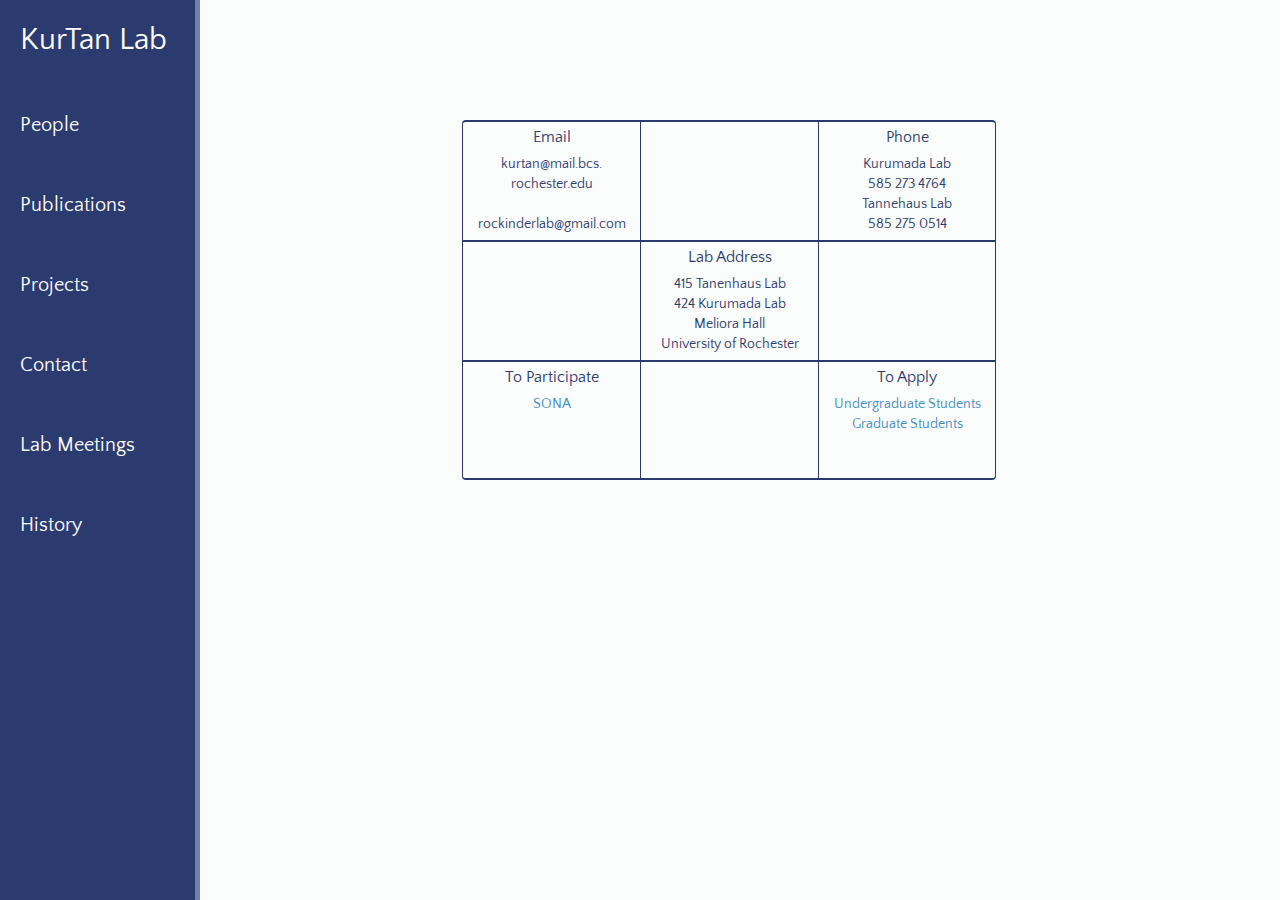
<file: pages/contact.html>
<!DOCTYPE html> 

<html>
<head>
<title>KurTan Lab</title>
<link rel="stylesheet" type="text/css" href="../css/home.css">
<link rel="stylesheet" type="text/css" href="../css/contact.css">
<link rel="stylesheet" type="text/css" href="../bootstrap/css/bootstrap.min.css">
<link rel="stylesheet" type="text/css" href="../css/sidebar.css">
<link href='http://fonts.googleapis.com/css?family=Quattrocento+Sans' rel='stylesheet' type='text/css'>

</head>

<body>

    <div id="wrapper">

      <!-- Sidebar -->
        <div id="sidebar-wrapper">
            <ul class="sidebar-nav">
                <li class="sidebar-brand">
                    <a href="../index.html">
                        KurTan Lab
                    </a>
                </li>
                <li>
                    <a href="people.html">People</a>
                </li>
                <li>
                    <a href="publications.html">Publications</a>
                </li>
                <li>
                    <a href="projects.html">Projects</a>
                </li>
                <li>
                    <a href="contact.html">Contact</a>
                </li>
                <li>
                    <a href="lab_meetings.html">Lab Meetings</a>
                </li>
                <li>
                    <a href="history.html">History</a>
                </li>
                
            </ul>
        </div>
        <!-- /#sidebar-wrapper -->

        <div id="page-content-wrapper">
            <div id="grid">
 
                <div class="grid-element top-left">
                    <label class="title">Email</label>
                        <p>kurtan@mail.bcs.<br>rochester.edu<br><br>
                        rockinderlab@gmail.com</p>
                    
                </div>

                <div class="grid-element">
                   
                </div>

                <div class="grid-element third top-right">
                    <label class="title">Phone</label>
                    <p> Kurumada Lab<br>
                        585 273 4764<br>
                        Tannehaus Lab<br>
                        585 275 0514</p>
                </div>


                <div class="grid-element">
                    
                </div>

                <div class="grid-element">
                    <label class="title">Lab Address</label>
                    <p> 415 Tanenhaus Lab <br>
                        424 Kurumada Lab <br>
                        Meliora Hall <br> 
                        University of Rochester</p>
                </div>

                <div class="grid-element third">
                    
                </div>


                <div class="grid-element last bottom-left">
                    <label class="title">To Participate</label>
                    <a class="doc_link" href = "https://urochester-bcs.sona-systems.com/default.aspx">SONA</a>
                </div>

                <div class="grid-element last">
                   
                </div>

                <div class="grid-element third last bottom-right">
                    <label class="title">To Apply</label>
                        <p><a class="doc_link" href = "../downloads/application.docx">Undergraduate Students</a><br>
                        <a class="doc_link" href = "http://www.bcs.rochester.edu/graduate/admission.html">Graduate Students</a></p>
                </div>
            </div>
         
            <div class="clear"></div>

        </div>
    </div>


<!-- jQuery Version 1.11.0 -->
<script src="http://ajax.googleapis.com/ajax/libs/jquery/1.11.1/jquery.min.js"></script>


<!-- Bootstrap Core JavaScript -->
<script src="../bootstrap/js/bootstrap.min.js"></script>


<!-- Menu Toggle Script -->
<script>
$("#menu-toggle").click(function(e) {
    e.preventDefault();
    $("#wrapper").toggleClass("toggled");
});
</script>

</body>
</html>
</file>
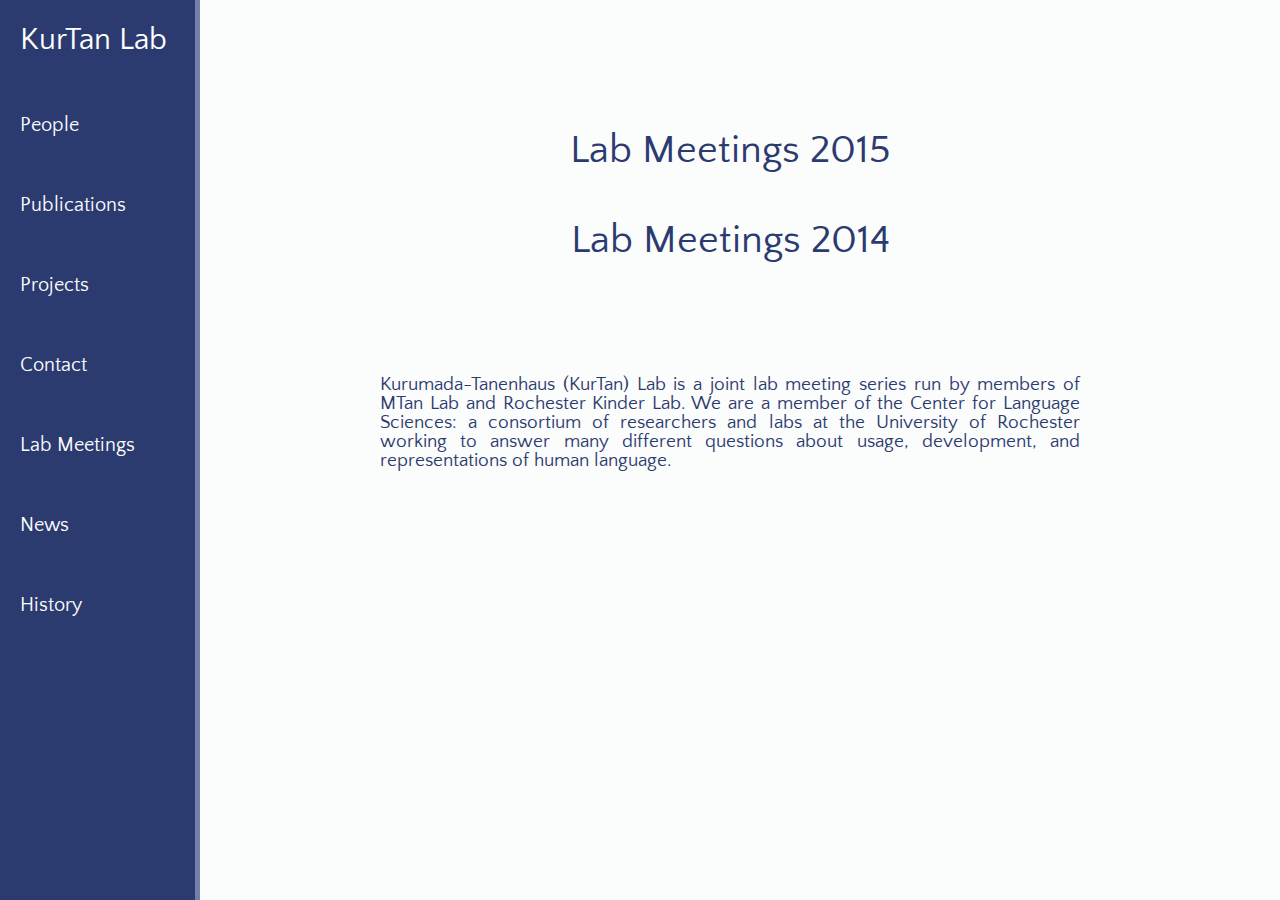
<file: pages/lab_meetings.html>
<!DOCTYPE html> 

<html>
<head>
    <title>KurTan Lab</title>
    <link rel="stylesheet" type="text/css" href="../css/home.css">
    <link rel="stylesheet" type="text/css" href="../css/lab_meetings.css">
    <link rel="stylesheet" type="text/css" href="../bootstrap/css/bootstrap.min.css">
    <link rel="stylesheet" type="text/css" href="../css/sidebar.css">
    <link href='http://fonts.googleapis.com/css?family=Quattrocento+Sans' rel='stylesheet' type='text/css'>

</head>

<body>

    <div id="wrapper">

        <!-- Sidebar -->
        <div id="sidebar-wrapper">
            <ul class="sidebar-nav">
                <li class="sidebar-brand">
                    <a href="../index.html">
                        KurTan Lab
                    </a>
                </li>
                <li>
                    <a href="people.html">People</a>
                </li>
                <li>
                    <a href="publications.html">Publications</a>
                </li>
                <li>
                    <a href="projects.html">Projects</a>
                </li>
                <li>
                    <a href="contact.html">Contact</a>
                </li>
                <li>
                    <a href="lab_meetings.html">Lab Meetings</a>
                </li>
                <li>
                    <a href="news.html">News</a>
                </li>
                <li>
                    <a href="history.html">History</a>
                </li>
            </ul>
        </div>
        <!-- /#sidebar-wrapper -->

        <div id="page-content-wrapper">
            <div id="top-content">
                <p class="sectionHead first" onclick="func('m2015')" >Lab Meetings 2015</p>
                <p class="sectionHead" onclick="func('m2014')">Lab Meetings 2014</p>
                <p id="description">Kurumada-Tanenhaus (KurTan) Lab is a joint lab meeting series run by members of MTan Lab and Rochester Kinder Lab. We are a member of the Center for Language Sciences: a consortium of researchers and labs at the University of Rochester working to answer many different questions about usage, development, and representations of human language.</p>
            </div>
        </div>

        <div id="m2014">
            <h1>September</h1>
            <div id="grid-calendar">
                <div class="grid-element top-left">
                    <label class="title">8th</label>
                    <p>Amanda Pogue</p>
                    <a class="doc_link" href = "http://wiki.bcs.rochester.edu/TanenhausLab/Fall2014_Sept8Meeting">Introduction</a>
                </div>

                <div class="grid-element">
                </div>

                <div class="grid-element third top-right">
                    <label class="title">15th</label>
                    <p>Amanda Pogue</p>
                    <a class="doc_link" href = "http://wiki.bcs.rochester.edu/TanenhausLab/Fall2014_Sept15Meeting">Lab Logistics</a>
                </div>

                <div class="grid-element">
                </div>

                <div class="grid-element">
                </div>

                <div class="grid-element third">
                </div>

                <div class="grid-element last bottom-left">
                    <label class="title">22nd</label>
                    <p>Alyssa Ibarra</p>
                    <a class="doc_link" href = "http://wiki.bcs.rochester.edu/TanenhausLab/Fall2014_Sept22Meeting">The Presentation</a>
                </div>

                <div class="grid-element last">
                </div>

                <div class="grid-element third last bottom-right">
                    <label class="title">29th</label>
                    <p>Dan Pontillo</p>
                    <a class="doc_link" href = "http://wiki.bcs.rochester.edu/TanenhausLab/Fall2014_Sept29Meeting">The Presentation</a>
                </div>
            </div>

            <div class="clear"></div>

            <h1>October</h1>
            <div id="grid-calendar">
                <div class="grid-element top-left">
                    <label class="title">8th</label>
                    <p>Chigusa Kurumada</p>
                    <a class="doc_link" href = "http://wiki.bcs.rochester.edu/TanenhausLab/Fall2014_Oct6Meeting">Joint Kurtan/HLP</a>
                </div>

                <div class="grid-element">
                </div>

                <div class="grid-element third top-right">
                    <label class="title">13th</label>
                    <p>Linda Liu</p>
                    <a class="doc_link" href = "http://wiki.bcs.rochester.edu/TanenhausLab/Fall2014_Oct13Meeting">First Years</a>
                </div>

                <div class="grid-element">
                </div>

                <div class="grid-element">
                </div>

                <div class="grid-element third">
                </div>

                <div class="grid-element last bottom-left">
                    <label class="title">20th</label>
                    <p>Linda Liu</p>
                    <a class="doc_link" href = "http://wiki.bcs.rochester.edu/TanenhausLab/Fall2014_Oct13Meeting">First Years</a>
                </div>

                <div class="grid-element last">
                </div>

                <div class="grid-element third last bottom-right">
                    <label class="title">27th</label>
                    <p>Anne Pier Salverda</p>
                    <a class="doc_link" href = "http://wiki.bcs.rochester.edu/TanenhausLab/Fall2014_Oct27Meeting">The Presentation</a>
                </div>
            </div>           
            <div class="clear"></div>
            <h1>November</h1>
            <div id="grid-calendar">
                <div class="grid-element top-left">
                    <label class="title">3rd</label>
                    <p>Esteban</p>
                    <a class="doc_link" href = "http://wiki.bcs.rochester.edu/TanenhausLab/Fall2014_Nov3Meeting">The Presentation</a>
                </div>

                <div class="grid-element">
                </div>

                <div class="grid-element third top-right">
                    <label class="title">10th</label>
                    <p>Mike Tanenhaus</p>
                    <a class="doc_link" href = "http://wiki.bcs.rochester.edu/TanenhausLab/Fall2014_Nov10Meeting">The Presentation</a>
                </div>

                <div class="grid-element">
                </div>

                <div class="grid-element">
                </div>

                <div class="grid-element third">
                </div>

                <div class="grid-element last bottom-left">
                    <label class="title">17th</label>
                    <p>Amanda Pogue</p>
                    <a class="doc_link" href = "http://wiki.bcs.rochester.edu/TanenhausLab/Fall2014_Nov17Meeting">The Presentation</a>
                </div>

                <div class="grid-element last">
                </div>

                <div class="grid-element third last bottom-right">
                    <label class="title">24th</label>
                    <p>Chigusa Kurumada</p>
                    <a class="doc_link" href = "http://wiki.bcs.rochester.edu/TanenhausLab/Fall2014_Nov24Meeting">CUNY Abstract Review Session</a>
                </div>
            </div>

            <div class="clear"></div>

            <h1>December</h1>
            <div id="grid-calendar">
                <div class="grid-element top-left">
                    <label class="title">1st</label>
                    <p>Chigusa Kurumada</p>
                    <a class="doc_link" href = "http://wiki.bcs.rochester.edu/TanenhausLab/Fall2014_Dec1Meeting">CUNY Deadline</a>
                </div>

                <div class="grid-element">
                </div>

                <div class="grid-element third top-right">
                    <label class="title">8th</label>
                    <p>Sarah Bibyk</p>
                    <a class="doc_link" href = "http://wiki.bcs.rochester.edu/TanenhausLab/Fall2014_Dec8Meeting">The Presentation</a>
                </div>

                <div class="grid-element">
                </div>

                <div class="grid-element">
                    <label class="title">15th</label>
                    <p>TBD</p>
                    <a class="doc_link" href = "http://wiki.bcs.rochester.edu/TanenhausLab/Fall2014_Dec15Meeting">The Presentation</a>
                </div>

                <div class="grid-element third">             
                </div>


                <div class="grid-element last bottom-left">
                </div>

                <div class="grid-element last">
                </div>

                <div class="grid-element third last bottom-right">
                </div>
            </div>
        </div>

        <div id="m2015">
            <h1>January</h1>
            <div id="grid-calendar">
                <div class="grid-element top-left">
                    <label class="title">5th</label>
                    <p>Amanda Pogue</p>
                    <a class="doc_link" href = "http://wiki.bcs.rochester.edu/TanenhausLab/Fall2014_Sept8Meeting">Introduction</a>
                </div>

                <div class="grid-element">
                </div>

                <div class="grid-element third top-right">
                    <label class="title">12th</label>
                    <p>Amanda Pogue</p>
                    <a class="doc_link" href = "http://wiki.bcs.rochester.edu/TanenhausLab/Fall2014_Sept15Meeting">Lab Logistics</a>
                </div>

                <div class="grid-element">
                </div>

                <div class="grid-element">
                    <label class="title">16th</label>
                    <p>Andrew Watts</p>
                    <p>Wiki Presentation</p>
                </div>

                <div class="grid-element third">
                </div>

                <div class="grid-element last bottom-left">
                    <label class="title">19th</label>
                    <p>Alyssa Ibarra</p>
                    <a class="doc_link" href = "http://wiki.bcs.rochester.edu/TanenhausLab/Fall2014_Sept22Meeting">The Presentation</a>
                </div>

                <div class="grid-element last">
                </div>

                <div class="grid-element third last bottom-right">
                    <label class="title">26th</label>
                    <p>Dan Pontillo</p>
                    <a class="doc_link" href = "http://wiki.bcs.rochester.edu/TanenhausLab/Fall2014_Sept29Meeting">The Presentation</a>
                </div>
            </div>

            <div class="clear"></div>

            <h1>February</h1>
            <div id="grid-calendar">
                <div class="grid-element top-left">
                    <label class="title">2nd</label>
                    <p>Chigusa Kurumada</p>
                    <a class="doc_link" href = "http://wiki.bcs.rochester.edu/TanenhausLab/Fall2014_Oct6Meeting">Joint Kurtan/HLP</a>
                </div>

                <div class="grid-element">
                </div>

                <div class="grid-element third top-right">
                    <label class="title">2nd</label>
                    <p>Anne Pier Salverda</p>
                    <p>Discussion of Data Science</p>
                </div>

                <div class="grid-element">
                </div>

                <div class="grid-element">
                    <label class="title">9th</label>
                    <p>Linda Liu</p>
                    <a class="doc_link" href = "http://wiki.bcs.rochester.edu/TanenhausLab/Fall2014_Oct13Meeting">First Years</a>
                </div>

                <div class="grid-element third">
                </div>

                <div class="grid-element last bottom-left">
                    <label class="title">16th</label>
                    <p>Linda Liu</p>
                    <a class="doc_link" href = "http://wiki.bcs.rochester.edu/TanenhausLab/Fall2014_Oct13Meeting">First Years</a>
                </div>

                <div class="grid-element last">
                </div>

                <div class="grid-element third last bottom-right">
                    <label class="title">23rd</label>
                    <p>Anne Pier Salverda</p>
                    <a class="doc_link" href = "http://wiki.bcs.rochester.edu/TanenhausLab/Fall2014_Oct27Meeting">The Presentation</a>
                </div>
            </div>

            <div class="clear"></div>

            <h1>March</h1>
            <div id="grid-calendar">

                <div class="grid-element top-left">
                    <label class="title">2nd</label>
                    <p>Esteban</p>
                    <a class="doc_link" href = "http://wiki.bcs.rochester.edu/TanenhausLab/Fall2014_Nov3Meeting">The Presentation</a>
                </div>

                <div class="grid-element">
                </div>

                <div class="grid-element third top-right">
                    <label class="title">9th</label>
                    <p>Mike Tanenhaus</p>
                    <a class="doc_link" href = "http://wiki.bcs.rochester.edu/TanenhausLab/Fall2014_Nov10Meeting">The Presentation</a>
                </div>

                <div class="grid-element">
                    <label class="title">9th</label>
                    <p>Frank Mollica</p>
                </div>

                <div class="grid-element">
                    <label class="title">16th</label>
                    <p>Amanda Pogue</p>
                    <a class="doc_link" href = "http://wiki.bcs.rochester.edu/TanenhausLab/Fall2014_Nov17Meeting">The Presentation</a>
                </div>

                <div class="grid-element third">
                    <label class="title">23rd</label>
                    <p>Chigusa Kurumada</p>
                    <a class="doc_link" href = "http://wiki.bcs.rochester.edu/TanenhausLab/Fall2014_Nov24Meeting">CUNY Abstract Review Session</a>
                </div>

                <div class="grid-element last bottom-left">
                    <label class="title">30th</label>
                    <p>Dan Pontillo</p>
                </div>

                <div class="grid-element last">
                </div>

                <div class="grid-element third last bottom-right">
                    <label class="title">30th</label>
                    <p>Chigusa Kurumada</p>
                    <a class="doc_link" href = "http://wiki.bcs.rochester.edu/TanenhausLab/Fall2014_Nov24Meeting">CUNY Abstract Review Session</a>
                </div>
            </div>

            <div class="clear"></div>

            <h1>April</h1>
            <div id="grid-calendar"> 
                <div class="grid-element top-left">
                    <label class="title">6th</label>
                    <p>Chigusa Kurumada</p>
                    <a class="doc_link" href = "http://wiki.bcs.rochester.edu/TanenhausLab/Fall2014_Dec1Meeting">CUNY Deadline</a>
                </div>

                <div class="grid-element">
                </div>

                <div class="grid-element third top-right">
                    <label class="title">6th</label>
                    <p>Geertje Van Bergen; Frank Mollica and Mike Tanenhaus</p>
                </div>

                <div class="grid-element">
                    <label class="title">13th</label>
                    <p>Sarah Bibyk</p>
                    <a class="doc_link" href = "http://wiki.bcs.rochester.edu/TanenhausLab/Fall2014_Dec8Meeting">The Presentation</a>
                </div>

                <div class="grid-element">
                    <label class="title">13th</label>
                    <p>First year talks:</p>
                    <p>Linda Liu, Zach Burchill, Maryam Seifeldin</p>
                </div>

                <div class="grid-element third">
                    <label class="title">20th</label>
                    <p>First year talks: Continued</p>
                </div>

                <div class="grid-element last bottom-left">
                </div>

                <div class="grid-element last">
                    <label class="title">27th</label>
                    <p>Sarah Bibyk</p>
                    <a class="doc_link" href = "http://wiki.bcs.rochester.edu/TanenhausLab/Fall2014_Dec15Meeting">The Presentation</a>
                </div>

                <div class="grid-element third last bottom-right">
                </div>
            </div>

            <div class="clear"></div>

            <h1>May</h1>
            <div id="grid-calendar">

                <div class="grid-element top-left">
                    <label class="title">4th</label>
                    <p>Chigusa Kurumada</p>
                    <a class="doc_link" href = "http://wiki.bcs.rochester.edu/TanenhausLab/Fall2014_Dec1Meeting">CUNY Deadline</a>
                </div>

                <div class="grid-element">
                </div>

                <div class="grid-element third top-right">
                    <label class="title">4th</label>
                    <p>Amanda Pogue</p>
                </div>


                <div class="grid-element">
                </div>

                <div class="grid-element">
                </div>

                <div class="grid-element third">
                </div>

                <div class="grid-element last bottom-left">
                    <label class="title">11th</label>
                    <p>Sarah Bibyk</p>
                    <a class="doc_link" href = "http://wiki.bcs.rochester.edu/TanenhausLab/Fall2014_Dec8Meeting">The Presentation</a>
                </div>

                <div class="grid-element last">

                </div>

                <div class="grid-element third last bottom-right">
                    <label class="title">11th</label>
                    <p>Chigusa Kurumada and Anne Pier Salverda</p>
                </div>
            </div>
            <div class="clear"></div>

            <h1>September</h1>

            <div id="grid-calendar">

                <div class="grid-element">
                </div>

                <div class="grid-element">

                </div>

                <div class="grid-element third">
                </div>


                <div class="grid-element top-left">
                    <label class="title">17th</label>
                    <p>Anne Pier Salverda</p>
                </div>

                <div class="grid-element">

                </div>

                <div class="grid-element third top-right">
                    <label class="title">24th</label>
                    <p>Thias de Sa</p>
                </div>


                <div class="grid-element last bottom-left">

                </div>

                <div class="grid-element last">

                </div>

                <div class="grid-element third last bottom-right">
                </div>
            </div>

            <div class="clear"></div>

            <h1>October</h1>

            <div id="grid-calendar">

                <div class="grid-element top-left">
                    <label class="title">1st</label>
                    <p>Alyssa Ibarra</p>
                </div>

                <div class="grid-element">

                </div>

                <div class="grid-element third top-right">
                    <label class="title">8th</label>
                    <p>Amanda Progue</p>                        
                </div>


                <div class="grid-element">
                </div>

                <div class="grid-element">
                    <label class="title">15th</label>
                    <p>Qingrong Chen</p>  
                </div>

                <div class="grid-element third">
                </div>


                <div class="grid-element last bottom-left">
                    <label class="title">22th</label>
                    <p>Wednesday Bushong</p> 
                </div>

                <div class="grid-element last">

                </div>

                <div class="grid-element third last bottom-right">
                    <label class="title">29th</label>
                    <p>Sarah Bibyk</p>  
                </div>
            </div>
            <div class="clear"></div>

            <h1>November</h1>

            <div id="grid-calendar">

                <div class="grid-element top-left">
                    <label class="title">5th</label>
                    <p>CUNY abstracts peer review</p>
                </div>

                <div class="grid-element">

                </div>

                <div class="grid-element third top-right">
                    <label class="title">12th</label>
                    <p>Frank Mollica</p>                        
                </div>


                <div class="grid-element">
                </div>

                <div class="grid-element"> 
                    <label class="title">19th</label>
                    <p>Dan Pontillo</p> 
                </div>

                <div class="grid-element third">
                </div>


                <div class="grid-element last bottom-left">
                </div>

                <div class="grid-element last">

                </div>

                <div class="grid-element third last bottom-right">
                </div>
            </div>

            <div class="clear"></div>  

            <h1>December</h1>

            <div id="grid-calendar">

                <div class="grid-element">
                </div>

                <div class="grid-element">

                </div>

                <div class="grid-element third">                        
                </div>


                <div class="grid-element">
                    <label class="title">3rd</label>
                    <p>Maryam Seifeldin</p>
                </div>

                <div class="grid-element"> 
                </div>

                <div class="grid-element third">
                    <label class="title">10th</label>
                    <p>Esteban Buz</p>
                </div>


                <div class="grid-element last bottom-left">
                </div>

                <div class="grid-element last">

                </div>

                <div class="grid-element third last bottom-right">
                </div>
            </div>
            <div class="clear"></div>  

        </div>


        <!-- jQuery Version 1.11.0 -->
        <script src="http://ajax.googleapis.com/ajax/libs/jquery/1.11.1/jquery.min.js">
        </script>


        <!-- Bootstrap Core JavaScript -->
        <script src="../bootstrap/js/bootstrap.min.js"></script>


        <!-- Menu Toggle Script -->
        <script>
        $("#menu-toggle").click(function(e) {
            e.preventDefault();
            $("#wrapper").toggleClass("toggled");
        });
        function func(value){
            document.getElementById(value).style.display="block";
            document.getElementById('top-content').style.display="none";
        }
        </script>

    </body>
    </html>
</file>
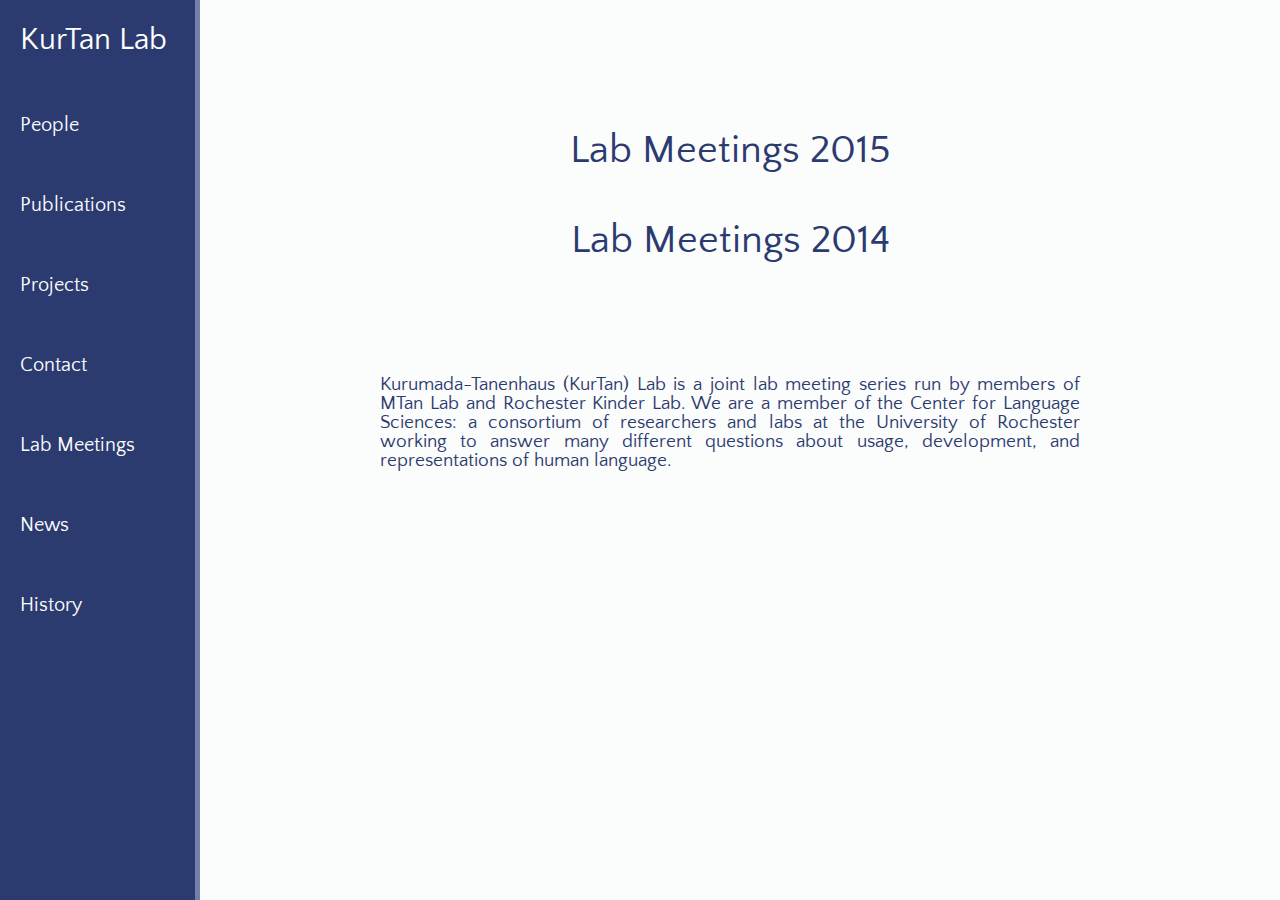
<file: pages/lab_meetings_2014.html>
<!DOCTYPE html> 

<html>
<head>
<title>KurTan Lab</title>
<link rel="stylesheet" type="text/css" href="../css/home.css">
<link rel="stylesheet" type="text/css" href="../css/lab_meetings.css">
<link rel="stylesheet" type="text/css" href="../bootstrap/css/bootstrap.min.css">
<link rel="stylesheet" type="text/css" href="../css/sidebar.css">
<link href='http://fonts.googleapis.com/css?family=Quattrocento+Sans' rel='stylesheet' type='text/css'>

</head>

<body>

    <div id="wrapper">

        <!-- Sidebar -->
        <div id="sidebar-wrapper">
            <ul class="sidebar-nav">
                <li class="sidebar-brand">
                    <a href="../index.html">
                        KurTan Lab
                    </a>
                </li>
                <li>
                    <a href="people.html">People</a>
                </li>
                <li>
                    <a href="publications.html">Publications</a>
                </li>
                <li>
                    <a href="projects.html">Projects</a>
                </li>
                <li>
                    <a href="contact.html">Contact</a>
                </li>
                <li>
                    <a href="lab_meetings.html">Lab Meetings</a>
                </li>
                <li>
                    <a href="news.html">News</a>
                </li>
                <li>
                    <a href="history.html">History</a>
                </li>
            </ul>
        </div>
        <!-- /#sidebar-wrapper -->

        <div id="page-content-wrapper">
            <div id="top-content">
                <p class="sectionHead first" onclick="func('m2015')" >Lab Meetings 2015</p>
                <p class="sectionHead" onclick="func('m2014')">Lab Meetings 2014</p>
                <p id="description">Kurumada-Tanenhaus (KurTan) Lab is a joint lab meeting series run by members of MTan Lab and Rochester Kinder Lab. We are a member of the Center for Language Sciences: a consortium of researchers and labs at the University of Rochester working to answer many different questions about usage, development, and representations of human language.</p>
            </div>
            <div id="m2014">
                <h1>September</h1>

                <div id="grid-calendar">
     
                    <div class="grid-element top-left">
                        <label class="title">8th</label>
                        <p>Amanda Pogue</p>
                        <a class="doc_link" href = "http://wiki.bcs.rochester.edu/TanenhausLab/Fall2014_Sept8Meeting">Introduction</a>
                    </div>

                    <div class="grid-element">
                       
                    </div>

                    <div class="grid-element third top-right">
                        <label class="title">15th</label>
                        <p>Amanda Pogue</p>
                        <a class="doc_link" href = "http://wiki.bcs.rochester.edu/TanenhausLab/Fall2014_Sept15Meeting">Lab Logistics</a>

                    </div>


                    <div class="grid-element">
                        
                    </div>

                    <div class="grid-element">
                    </div>

                    <div class="grid-element third">
                        
                    </div>


                    <div class="grid-element last bottom-left">
                        <label class="title">22nd</label>
                        <p>Alyssa Ibarra</p>
                        <a class="doc_link" href = "http://wiki.bcs.rochester.edu/TanenhausLab/Fall2014_Sept22Meeting">The Presentation</a>

                    </div>

                    <div class="grid-element last">
                       
                    </div>

                    <div class="grid-element third last bottom-right">
                        <label class="title">29th</label>
                        <p>Dan Pontillo</p>
                        <a class="doc_link" href = "http://wiki.bcs.rochester.edu/TanenhausLab/Fall2014_Sept29Meeting">The Presentation</a>
                    </div>
                </div>
             
                <div class="clear"></div>
                
                <h1>October</h1>

                <div id="grid-calendar">
     
                    <div class="grid-element top-left">
                        <label class="title">8th</label>
                        <p>Chigusa Kurumada</p>
                        <a class="doc_link" href = "http://wiki.bcs.rochester.edu/TanenhausLab/Fall2014_Oct6Meeting">Joint Kurtan/HLP</a>
                    </div>

                    <div class="grid-element">
                       
                    </div>

                    <div class="grid-element third top-right">
                        <label class="title">13th</label>
                        <p>Linda Liu</p>
                        <a class="doc_link" href = "http://wiki.bcs.rochester.edu/TanenhausLab/Fall2014_Oct13Meeting">First Years</a>
                    </div>


                    <div class="grid-element">
                        
                    </div>

                    <div class="grid-element">

                    </div>

                    <div class="grid-element third">
                        
                    </div>


                    <div class="grid-element last bottom-left">
                        <label class="title">20th</label>
                        <p>Linda Liu</p>
                        <a class="doc_link" href = "http://wiki.bcs.rochester.edu/TanenhausLab/Fall2014_Oct13Meeting">First Years</a>

                    </div>

                    <div class="grid-element last">
                       
                    </div>

                    <div class="grid-element third last bottom-right">
                        <label class="title">27th</label>
                        <p>Anne Pier Salverda</p>
                        <a class="doc_link" href = "http://wiki.bcs.rochester.edu/TanenhausLab/Fall2014_Oct27Meeting">The Presentation</a>
                    </div>
                </div>
             
                <div class="clear"></div>

                <h1>November</h1>

                <div id="grid-calendar">
     
                    <div class="grid-element top-left">
                        <label class="title">3rd</label>
                        <p>Esteban</p>
                        <a class="doc_link" href = "http://wiki.bcs.rochester.edu/TanenhausLab/Fall2014_Nov3Meeting">The Presentation</a>
                    </div>

                    <div class="grid-element">
                       
                    </div>

                    <div class="grid-element third top-right">
                        <label class="title">10th</label>
                        <p>Mike Tanenhaus</p>
                        <a class="doc_link" href = "http://wiki.bcs.rochester.edu/TanenhausLab/Fall2014_Nov10Meeting">The Presentation</a>
                    </div>


                    <div class="grid-element">
                        
                    </div>

                    <div class="grid-element">
                        
                    </div>

                    <div class="grid-element third">
                        
                    </div>


                    <div class="grid-element last bottom-left">
                        <label class="title">17th</label>
                        <p>Amanda Pogue</p>
                        <a class="doc_link" href = "http://wiki.bcs.rochester.edu/TanenhausLab/Fall2014_Nov17Meeting">The Presentation</a>

                    </div>

                    <div class="grid-element last">
                       
                    </div>

                    <div class="grid-element third last bottom-right">
                        <label class="title">24th</label>
                        <p>Chigusa Kurumada</p>
                        <a class="doc_link" href = "http://wiki.bcs.rochester.edu/TanenhausLab/Fall2014_Nov24Meeting">CUNY Abstract Review Session</a>
                    </div>
                </div>
             
                <div class="clear"></div>

                <h1>December</h1>

                <div id="grid-calendar">
     
                    <div class="grid-element top-left">
                        <label class="title">1st</label>
                        <p>Chigusa Kurumada</p>
                        <a class="doc_link" href = "http://wiki.bcs.rochester.edu/TanenhausLab/Fall2014_Dec1Meeting">CUNY Deadline</a>
                    </div>

                    <div class="grid-element">
                       
                    </div>

                    <div class="grid-element third top-right">
                        <label class="title">8th</label>
                        <p>Sarah Bibyk</p>
                        <a class="doc_link" href = "http://wiki.bcs.rochester.edu/TanenhausLab/Fall2014_Dec8Meeting">The Presentation</a>
                    </div>


                    <div class="grid-element">
                        
                    </div>

                    <div class="grid-element">
                        <label class="title">15th</label>
                        <p>TBD</p>
                        <a class="doc_link" href = "http://wiki.bcs.rochester.edu/TanenhausLab/Fall2014_Dec15Meeting">The Presentation</a>
                    </div>

                    <div class="grid-element third">
                        
                    </div>


                    <div class="grid-element last bottom-left">
                   
                    </div>

                    <div class="grid-element last">
                       
                    </div>

                    <div class="grid-element third last bottom-right">
                    </div>
                </div>
            </div>
            <div id="m2015">
            </div>

            </div>
        </div>


<!-- jQuery Version 1.11.0 -->
<script src="http://ajax.googleapis.com/ajax/libs/jquery/1.11.1/jquery.min.js"></script>


<!-- Bootstrap Core JavaScript -->
<script src="../bootstrap/js/bootstrap.min.js"></script>


<!-- Menu Toggle Script -->
<script>
$("#menu-toggle").click(function(e) {
    e.preventDefault();
    $("#wrapper").toggleClass("toggled");
});
    function func(value){
        document.getElementById(value).style.display="block";
        document.getElementById('top-content').style.display="none";

    }
</script>

</body>
</html>
</file>
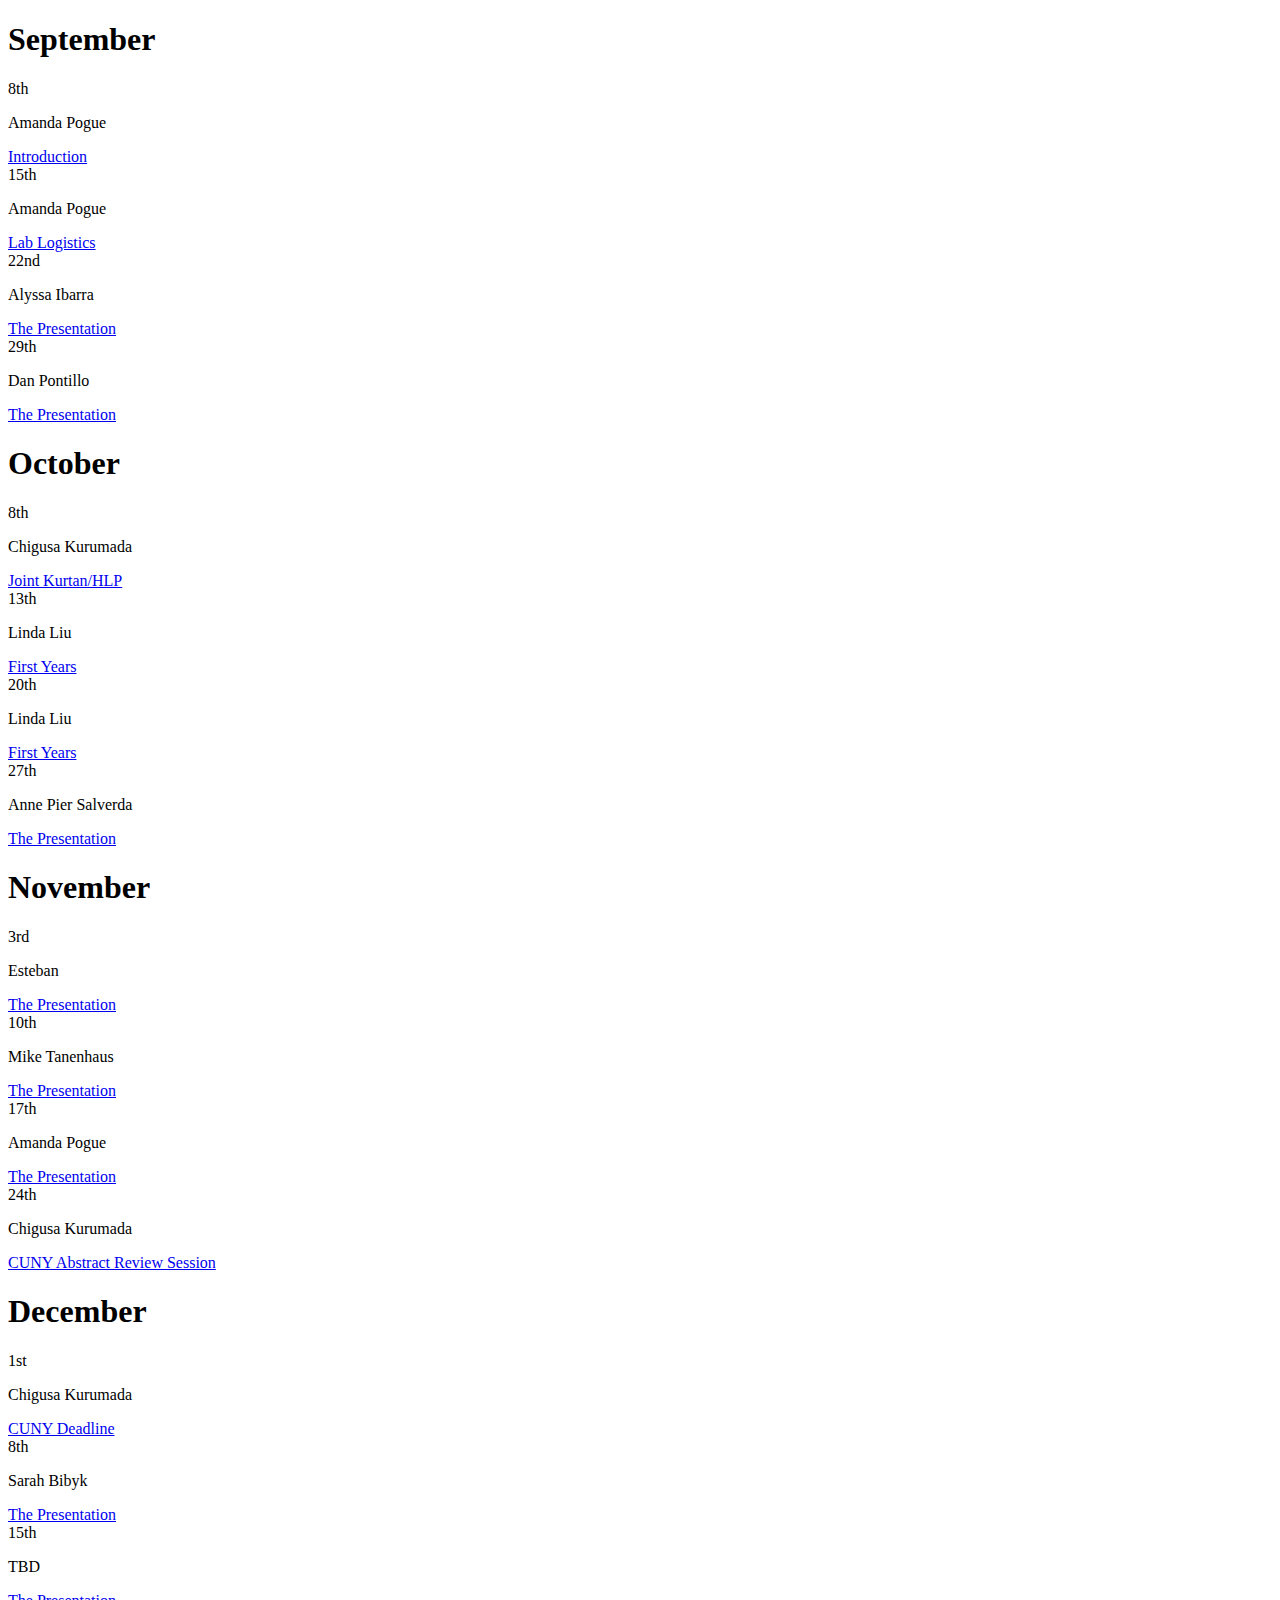
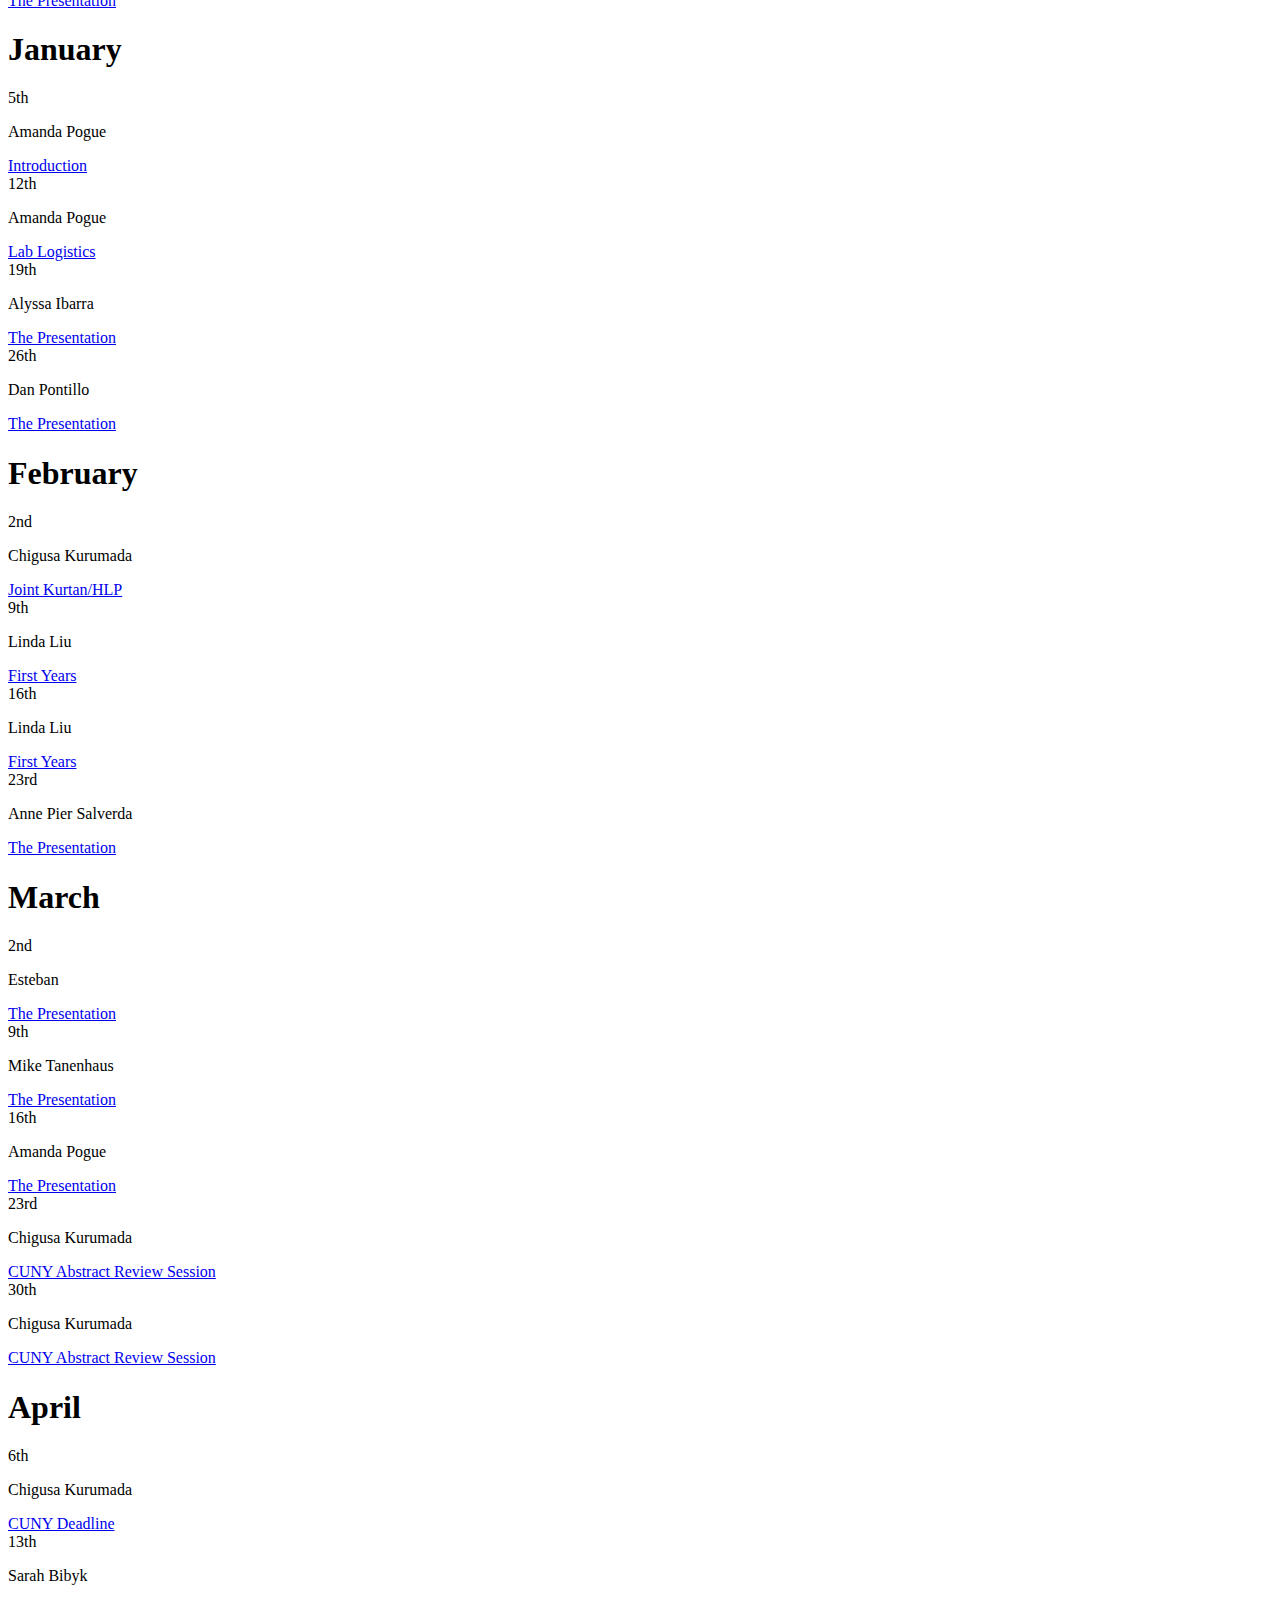
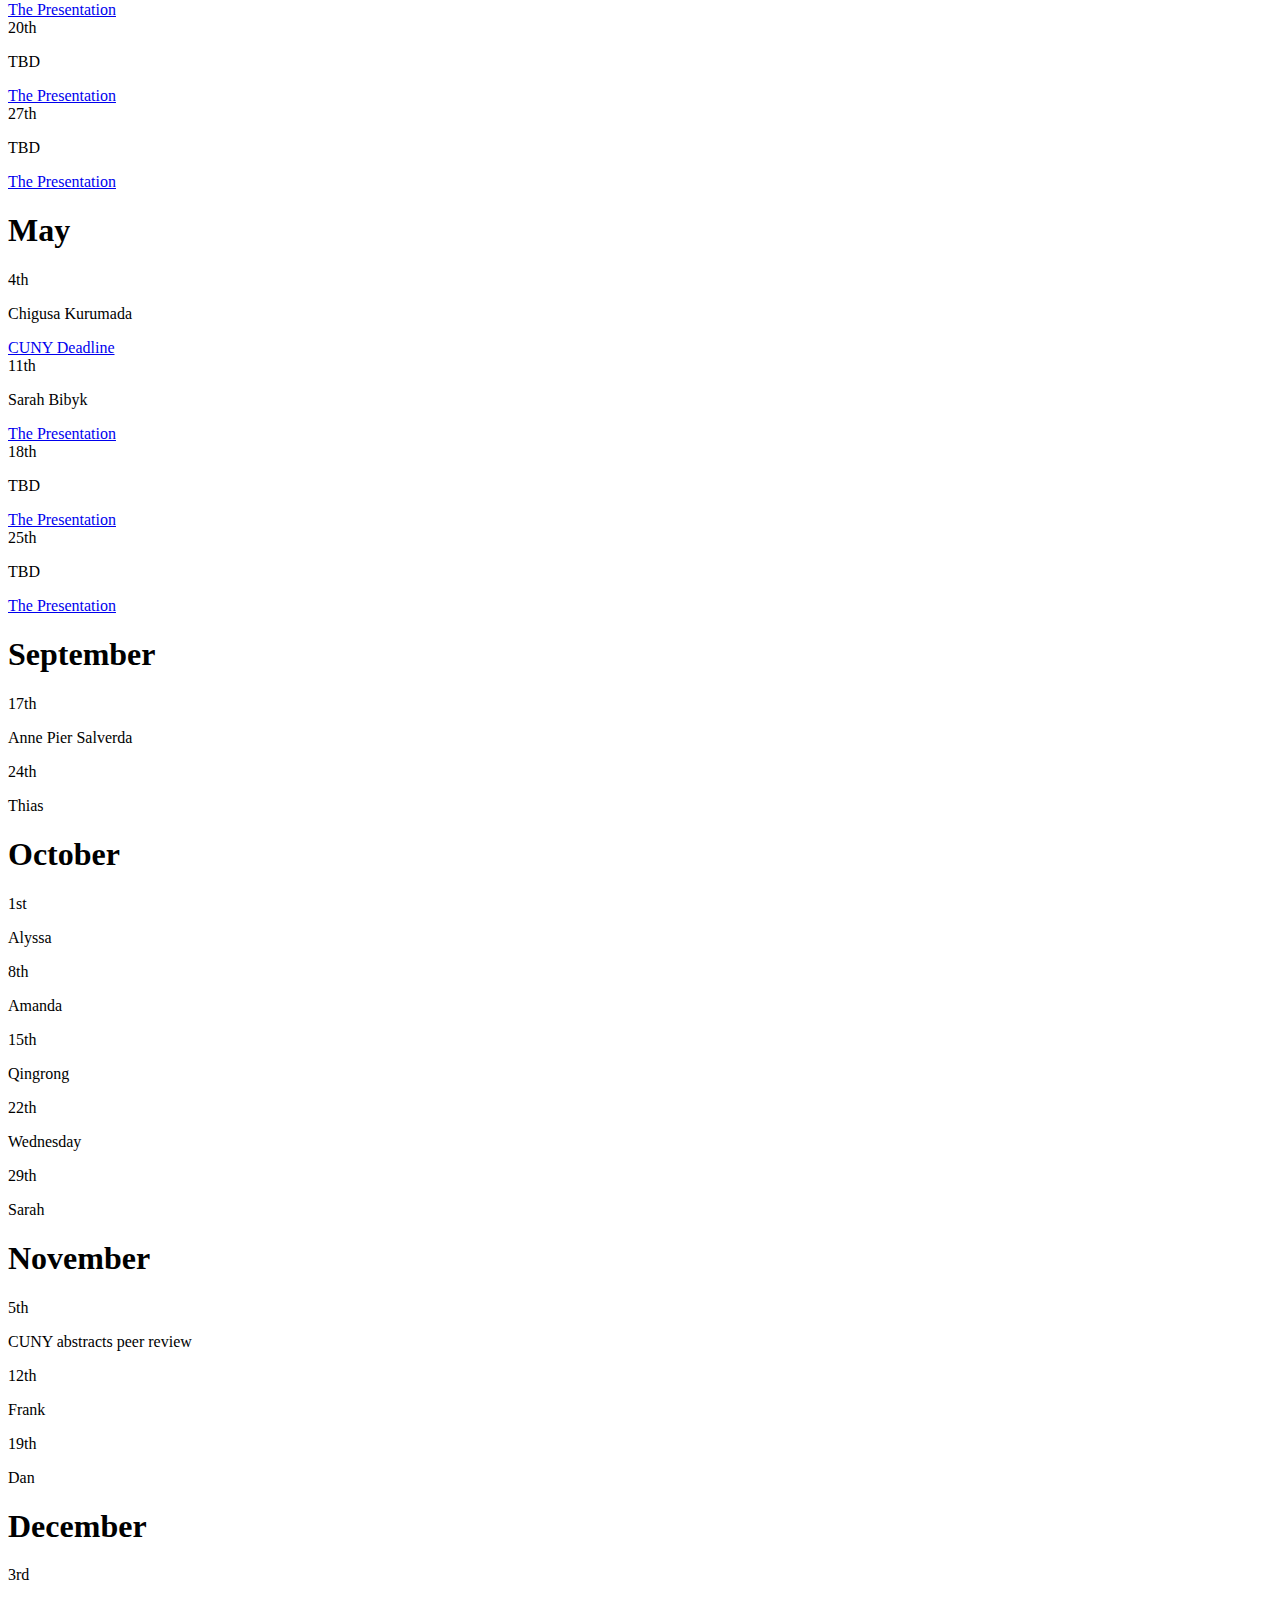
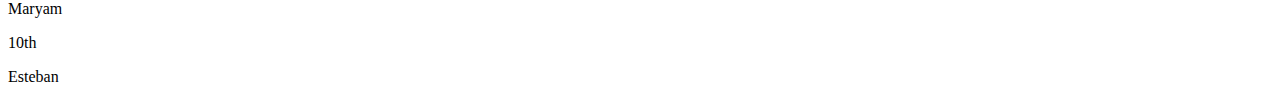
<file: pages/lab_meetings_2015.html>
<!DOCTYPE html> 
    <h1>September</h1>
    <div id="grid-calendar">
        <div class="grid-element top-left">
            <label class="title">8th</label>
            <p>Amanda Pogue</p>
            <a class="doc_link" href = "http://wiki.bcs.rochester.edu/TanenhausLab/Fall2014_Sept8Meeting">Introduction</a>
        </div>

        <div class="grid-element">
        </div>

        <div class="grid-element third top-right">
            <label class="title">15th</label>
            <p>Amanda Pogue</p>
            <a class="doc_link" href = "http://wiki.bcs.rochester.edu/TanenhausLab/Fall2014_Sept15Meeting">Lab Logistics</a>
        </div>
        
        <div class="grid-element">
        </div>

                    <div class="grid-element">
                    </div>

                    <div class="grid-element third">
                        
                    </div>


                    <div class="grid-element last bottom-left">
                        <label class="title">22nd</label>
                        <p>Alyssa Ibarra</p>
                        <a class="doc_link" href = "http://wiki.bcs.rochester.edu/TanenhausLab/Fall2014_Sept22Meeting">The Presentation</a>

                    </div>

                    <div class="grid-element last">
                       
                    </div>

                    <div class="grid-element third last bottom-right">
                        <label class="title">29th</label>
                        <p>Dan Pontillo</p>
                        <a class="doc_link" href = "http://wiki.bcs.rochester.edu/TanenhausLab/Fall2014_Sept29Meeting">The Presentation</a>
                    </div>
                </div>
             
                <div class="clear"></div>
                
                <h1>October</h1>

                <div id="grid-calendar">
     
                    <div class="grid-element top-left">
                        <label class="title">8th</label>
                        <p>Chigusa Kurumada</p>
                        <a class="doc_link" href = "http://wiki.bcs.rochester.edu/TanenhausLab/Fall2014_Oct6Meeting">Joint Kurtan/HLP</a>
                    </div>

                    <div class="grid-element">
                       
                    </div>

                    <div class="grid-element third top-right">
                        <label class="title">13th</label>
                        <p>Linda Liu</p>
                        <a class="doc_link" href = "http://wiki.bcs.rochester.edu/TanenhausLab/Fall2014_Oct13Meeting">First Years</a>
                    </div>


                    <div class="grid-element">
                        
                    </div>

                    <div class="grid-element">

                    </div>

                    <div class="grid-element third">
                        
                    </div>


                    <div class="grid-element last bottom-left">
                        <label class="title">20th</label>
                        <p>Linda Liu</p>
                        <a class="doc_link" href = "http://wiki.bcs.rochester.edu/TanenhausLab/Fall2014_Oct13Meeting">First Years</a>

                    </div>

                    <div class="grid-element last">
                       
                    </div>

                    <div class="grid-element third last bottom-right">
                        <label class="title">27th</label>
                        <p>Anne Pier Salverda</p>
                        <a class="doc_link" href = "http://wiki.bcs.rochester.edu/TanenhausLab/Fall2014_Oct27Meeting">The Presentation</a>
                    </div>
                </div>
             
                <div class="clear"></div>

                <h1>November</h1>

                <div id="grid-calendar">
     
                    <div class="grid-element top-left">
                        <label class="title">3rd</label>
                        <p>Esteban</p>
                        <a class="doc_link" href = "http://wiki.bcs.rochester.edu/TanenhausLab/Fall2014_Nov3Meeting">The Presentation</a>
                    </div>

                    <div class="grid-element">
                       
                    </div>

                    <div class="grid-element third top-right">
                        <label class="title">10th</label>
                        <p>Mike Tanenhaus</p>
                        <a class="doc_link" href = "http://wiki.bcs.rochester.edu/TanenhausLab/Fall2014_Nov10Meeting">The Presentation</a>
                    </div>


                    <div class="grid-element">
                        
                    </div>

                    <div class="grid-element">
                        
                    </div>

                    <div class="grid-element third">
                        
                    </div>


                    <div class="grid-element last bottom-left">
                        <label class="title">17th</label>
                        <p>Amanda Pogue</p>
                        <a class="doc_link" href = "http://wiki.bcs.rochester.edu/TanenhausLab/Fall2014_Nov17Meeting">The Presentation</a>

                    </div>

                    <div class="grid-element last">
                       
                    </div>

                    <div class="grid-element third last bottom-right">
                        <label class="title">24th</label>
                        <p>Chigusa Kurumada</p>
                        <a class="doc_link" href = "http://wiki.bcs.rochester.edu/TanenhausLab/Fall2014_Nov24Meeting">CUNY Abstract Review Session</a>
                    </div>
                </div>
             
                <div class="clear"></div>

                <h1>December</h1>

                <div id="grid-calendar">
     
                    <div class="grid-element top-left">
                        <label class="title">1st</label>
                        <p>Chigusa Kurumada</p>
                        <a class="doc_link" href = "http://wiki.bcs.rochester.edu/TanenhausLab/Fall2014_Dec1Meeting">CUNY Deadline</a>
                    </div>

                    <div class="grid-element">
                       
                    </div>

                    <div class="grid-element third top-right">
                        <label class="title">8th</label>
                        <p>Sarah Bibyk</p>
                        <a class="doc_link" href = "http://wiki.bcs.rochester.edu/TanenhausLab/Fall2014_Dec8Meeting">The Presentation</a>
                    </div>


                    <div class="grid-element">
                        
                    </div>

                    <div class="grid-element">
                        <label class="title">15th</label>
                        <p>TBD</p>
                        <a class="doc_link" href = "http://wiki.bcs.rochester.edu/TanenhausLab/Fall2014_Dec15Meeting">The Presentation</a>
                    </div>

                    <div class="grid-element third">
                        
                    </div>


                    <div class="grid-element last bottom-left">
                   
                    </div>

                    <div class="grid-element last">
                       
                    </div>

                    <div class="grid-element third last bottom-right">
                    </div>
                </div>
            </div>
            <div id="m2015">
                <h1>January</h1>

                <div id="grid-calendar">
     
                    <div class="grid-element top-left">
                        <label class="title">5th</label>
                        <p>Amanda Pogue</p>
                        <a class="doc_link" href = "http://wiki.bcs.rochester.edu/TanenhausLab/Fall2014_Sept8Meeting">Introduction</a>
                    </div>

                    <div class="grid-element">
                       
                    </div>

                    <div class="grid-element third top-right">
                        <label class="title">12th</label>
                        <p>Amanda Pogue</p>
                        <a class="doc_link" href = "http://wiki.bcs.rochester.edu/TanenhausLab/Fall2014_Sept15Meeting">Lab Logistics</a>

                    </div>


                    <div class="grid-element">
                        
                    </div>

                    <div class="grid-element">
                    </div>

                    <div class="grid-element third">
                        
                    </div>


                    <div class="grid-element last bottom-left">
                        <label class="title">19th</label>
                        <p>Alyssa Ibarra</p>
                        <a class="doc_link" href = "http://wiki.bcs.rochester.edu/TanenhausLab/Fall2014_Sept22Meeting">The Presentation</a>

                    </div>

                    <div class="grid-element last">
                       
                    </div>

                    <div class="grid-element third last bottom-right">
                        <label class="title">26th</label>
                        <p>Dan Pontillo</p>
                        <a class="doc_link" href = "http://wiki.bcs.rochester.edu/TanenhausLab/Fall2014_Sept29Meeting">The Presentation</a>
                    </div>
                </div>
             
                <div class="clear"></div>
                
                <h1>February</h1>

                <div id="grid-calendar">
     
                    <div class="grid-element top-left">
                        <label class="title">2nd</label>
                        <p>Chigusa Kurumada</p>
                        <a class="doc_link" href = "http://wiki.bcs.rochester.edu/TanenhausLab/Fall2014_Oct6Meeting">Joint Kurtan/HLP</a>
                    </div>

                    <div class="grid-element">
                       
                    </div>

                    <div class="grid-element third top-right">
                        <label class="title">9th</label>
                        <p>Linda Liu</p>
                        <a class="doc_link" href = "http://wiki.bcs.rochester.edu/TanenhausLab/Fall2014_Oct13Meeting">First Years</a>
                    </div>


                    <div class="grid-element">
                        
                    </div>

                    <div class="grid-element">

                    </div>

                    <div class="grid-element third">
                        
                    </div>


                    <div class="grid-element last bottom-left">
                        <label class="title">16th</label>
                        <p>Linda Liu</p>
                        <a class="doc_link" href = "http://wiki.bcs.rochester.edu/TanenhausLab/Fall2014_Oct13Meeting">First Years</a>

                    </div>

                    <div class="grid-element last">
                       
                    </div>

                    <div class="grid-element third last bottom-right">
                        <label class="title">23rd</label>
                        <p>Anne Pier Salverda</p>
                        <a class="doc_link" href = "http://wiki.bcs.rochester.edu/TanenhausLab/Fall2014_Oct27Meeting">The Presentation</a>
                    </div>
                </div>
             
                <div class="clear"></div>

                <h1>March</h1>

                <div id="grid-calendar">
     
                    <div class="grid-element top-left">
                        <label class="title">2nd</label>
                        <p>Esteban</p>
                        <a class="doc_link" href = "http://wiki.bcs.rochester.edu/TanenhausLab/Fall2014_Nov3Meeting">The Presentation</a>
                    </div>

                    <div class="grid-element">
                       
                    </div>

                    <div class="grid-element third top-right">
                        <label class="title">9th</label>
                        <p>Mike Tanenhaus</p>
                        <a class="doc_link" href = "http://wiki.bcs.rochester.edu/TanenhausLab/Fall2014_Nov10Meeting">The Presentation</a>
                    </div>


                    <div class="grid-element">
                        
                    </div>

                    <div class="grid-element">
                        <label class="title">16th</label>
                        <p>Amanda Pogue</p>
                        <a class="doc_link" href = "http://wiki.bcs.rochester.edu/TanenhausLab/Fall2014_Nov17Meeting">The Presentation</a>
                    </div>

                    <div class="grid-element third">
                        
                    </div>


                    <div class="grid-element last bottom-left">
                        <label class="title">23rd</label>
                        <p>Chigusa Kurumada</p>
                        <a class="doc_link" href = "http://wiki.bcs.rochester.edu/TanenhausLab/Fall2014_Nov24Meeting">CUNY Abstract Review Session</a>

                    </div>

                    <div class="grid-element last">
                       
                    </div>

                    <div class="grid-element third last bottom-right">
                        <label class="title">30th</label>
                        <p>Chigusa Kurumada</p>
                        <a class="doc_link" href = "http://wiki.bcs.rochester.edu/TanenhausLab/Fall2014_Nov24Meeting">CUNY Abstract Review Session</a>
                    </div>
                </div>
             
                <div class="clear"></div>

                <h1>April</h1>

                <div id="grid-calendar">
     
                    <div class="grid-element top-left">
                        <label class="title">6th</label>
                        <p>Chigusa Kurumada</p>
                        <a class="doc_link" href = "http://wiki.bcs.rochester.edu/TanenhausLab/Fall2014_Dec1Meeting">CUNY Deadline</a>
                    </div>

                    <div class="grid-element">
                       
                    </div>

                    <div class="grid-element third top-right">
                        <label class="title">13th</label>
                        <p>Sarah Bibyk</p>
                        <a class="doc_link" href = "http://wiki.bcs.rochester.edu/TanenhausLab/Fall2014_Dec8Meeting">The Presentation</a>
                    </div>


                    <div class="grid-element">
                        
                    </div>

                    <div class="grid-element">
                       
                    </div>

                    <div class="grid-element third">
                        
                    </div>


                    <div class="grid-element last bottom-left">
                        <label class="title">20th</label>
                        <p>TBD</p>
                        <a class="doc_link" href = "http://wiki.bcs.rochester.edu/TanenhausLab/Fall2014_Dec15Meeting">The Presentation</a>
                    </div>

                    <div class="grid-element last">
                       
                    </div>

                    <div class="grid-element third last bottom-right">
                        <label class="title">27th</label>
                        <p>TBD</p>
                        <a class="doc_link" href = "http://wiki.bcs.rochester.edu/TanenhausLab/Fall2014_Dec15Meeting">The Presentation</a>
                    </div>
                </div>
                <div class="clear"></div>

                <h1>May</h1>

                <div id="grid-calendar">
     
                    <div class="grid-element top-left">
                        <label class="title">4th</label>
                        <p>Chigusa Kurumada</p>
                        <a class="doc_link" href = "http://wiki.bcs.rochester.edu/TanenhausLab/Fall2014_Dec1Meeting">CUNY Deadline</a>
                    </div>

                    <div class="grid-element">
                       
                    </div>

                    <div class="grid-element third top-right">
                        <label class="title">11th</label>
                        <p>Sarah Bibyk</p>
                        <a class="doc_link" href = "http://wiki.bcs.rochester.edu/TanenhausLab/Fall2014_Dec8Meeting">The Presentation</a>
                    </div>


                    <div class="grid-element">
                        
                    </div>

                    <div class="grid-element">
                       
                    </div>

                    <div class="grid-element third">
                        
                    </div>

                    <div class="grid-element last bottom-left">
                        <label class="title">18th</label>
                        <p>TBD</p>
                        <a class="doc_link" href = "http://wiki.bcs.rochester.edu/TanenhausLab/Fall2014_Dec15Meeting">The Presentation</a>
                    </div>

                    <div class="grid-element last">
                       
                    </div>

                    <div class="grid-element third last bottom-right">
                        <label class="title">25th</label>
                        <p>TBD</p>
                        <a class="doc_link" href = "http://wiki.bcs.rochester.edu/TanenhausLab/Fall2014_Dec15Meeting">The Presentation</a>
                    </div>
                </div>
            <div class="clear"></div>

                <h1>September</h1>

                <div id="grid-calendar">
     
                    <div class="grid-element">
                    </div>

                    <div class="grid-element">
                       
                    </div>

                    <div class="grid-element third">
                    </div>


                    <div class="grid-element top-left">
                        <label class="title">17th</label>
                        <p>Anne Pier Salverda</p>
                    </div>

                    <div class="grid-element">
                       
                    </div>

                    <div class="grid-element third top-right">
                        <label class="title">24th</label>
                        <p>Thias</p>
                    </div>


                    <div class="grid-element last bottom-left">

                    </div>

                    <div class="grid-element last">
                       
                    </div>

                    <div class="grid-element third last bottom-right">
                    </div>
                </div>
         
            <div class="clear"></div>

            <h1>October</h1>

                <div id="grid-calendar">
     
                    <div class="grid-element top-left">
                        <label class="title">1st</label>
                        <p>Alyssa</p>
                    </div>

                    <div class="grid-element">
                       
                    </div>

                    <div class="grid-element third top-right">
                        <label class="title">8th</label>
                        <p>Amanda</p>                        
                    </div>


                    <div class="grid-element">
                    </div>

                    <div class="grid-element">
                       <label class="title">15th</label>
                        <p>Qingrong</p>  
                    </div>

                    <div class="grid-element third">
                    </div>


                    <div class="grid-element last bottom-left">
                        <label class="title">22th</label>
                        <p>Wednesday</p> 
                    </div>

                    <div class="grid-element last">
                       
                    </div>

                    <div class="grid-element third last bottom-right">
                        <label class="title">29th</label>
                        <p>Sarah</p>  
                    </div>
                </div>
            </div>
         
            <div class="clear"></div>

            <h1>November</h1>

                <div id="grid-calendar">
     
                    <div class="grid-element top-left">
                        <label class="title">5th</label>
                        <p>CUNY abstracts peer review</p>
                    </div>

                    <div class="grid-element">
                       
                    </div>

                    <div class="grid-element third top-right">
                        <label class="title">12th</label>
                        <p>Frank</p>                        
                    </div>


                    <div class="grid-element">
                    </div>

                    <div class="grid-element"> 
                        <label class="title">19th</label>
                        <p>Dan</p> 
                    </div>

                    <div class="grid-element third">
                    </div>


                    <div class="grid-element last bottom-left">
                    </div>

                    <div class="grid-element last">
                       
                    </div>

                    <div class="grid-element third last bottom-right">
                    </div>
                </div>
            <div class="clear"></div>          
            <h1>December</h1>

                <div id="grid-calendar">
     
                    <div class="grid-element">
                    </div>

                    <div class="grid-element">
                       
                    </div>

                    <div class="grid-element third">                        
                    </div>


                    <div class="grid-element">
                        <label class="title">3rd</label>
                        <p>Maryam</p>
                    </div>

                    <div class="grid-element"> 
                    </div>

                    <div class="grid-element third">
                        <label class="title">10th</label>
                        <p>Esteban</p>
                    </div>


                    <div class="grid-element last bottom-left">
                    </div>

                    <div class="grid-element last">
                       
                    </div>

                    <div class="grid-element third last bottom-right">
                    </div>
                </div>
                
            </div>

            </div>
        </div>
    </div>
         
        </div>
    </div>
</html>
</file>
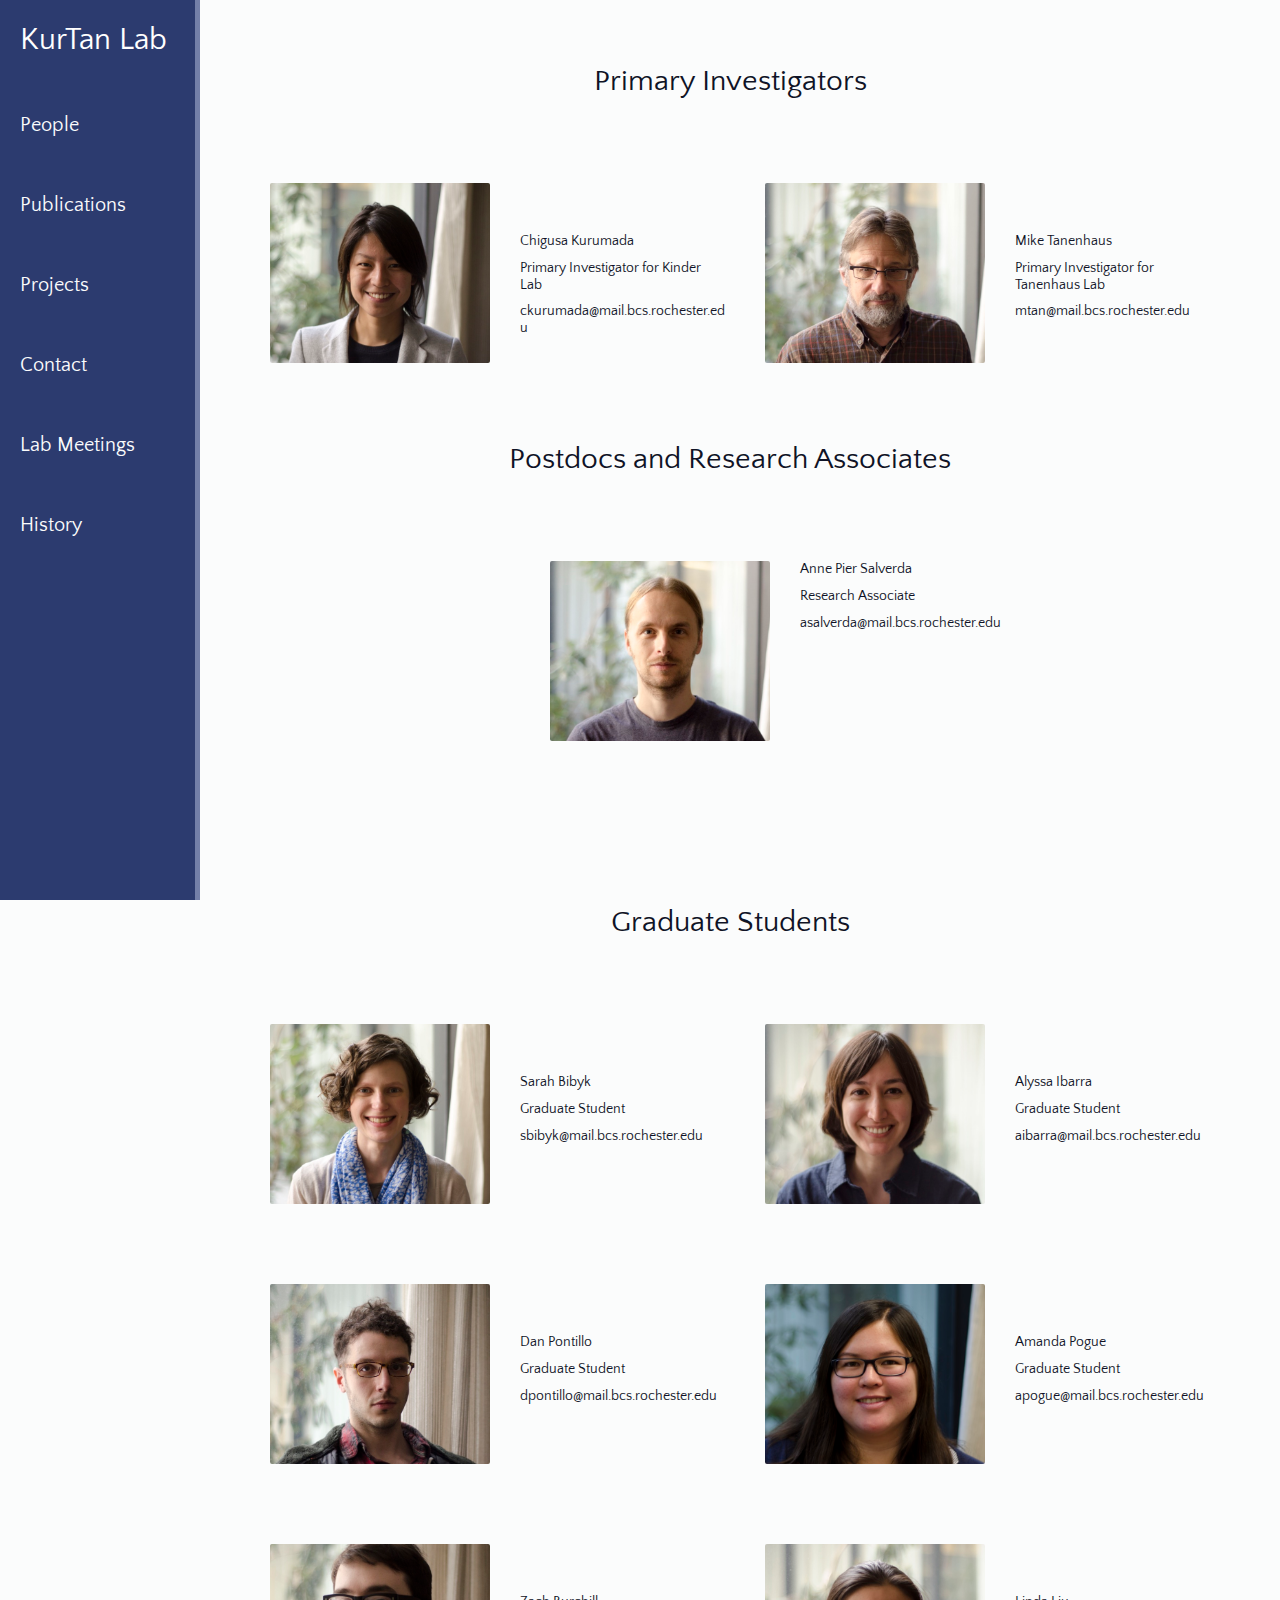
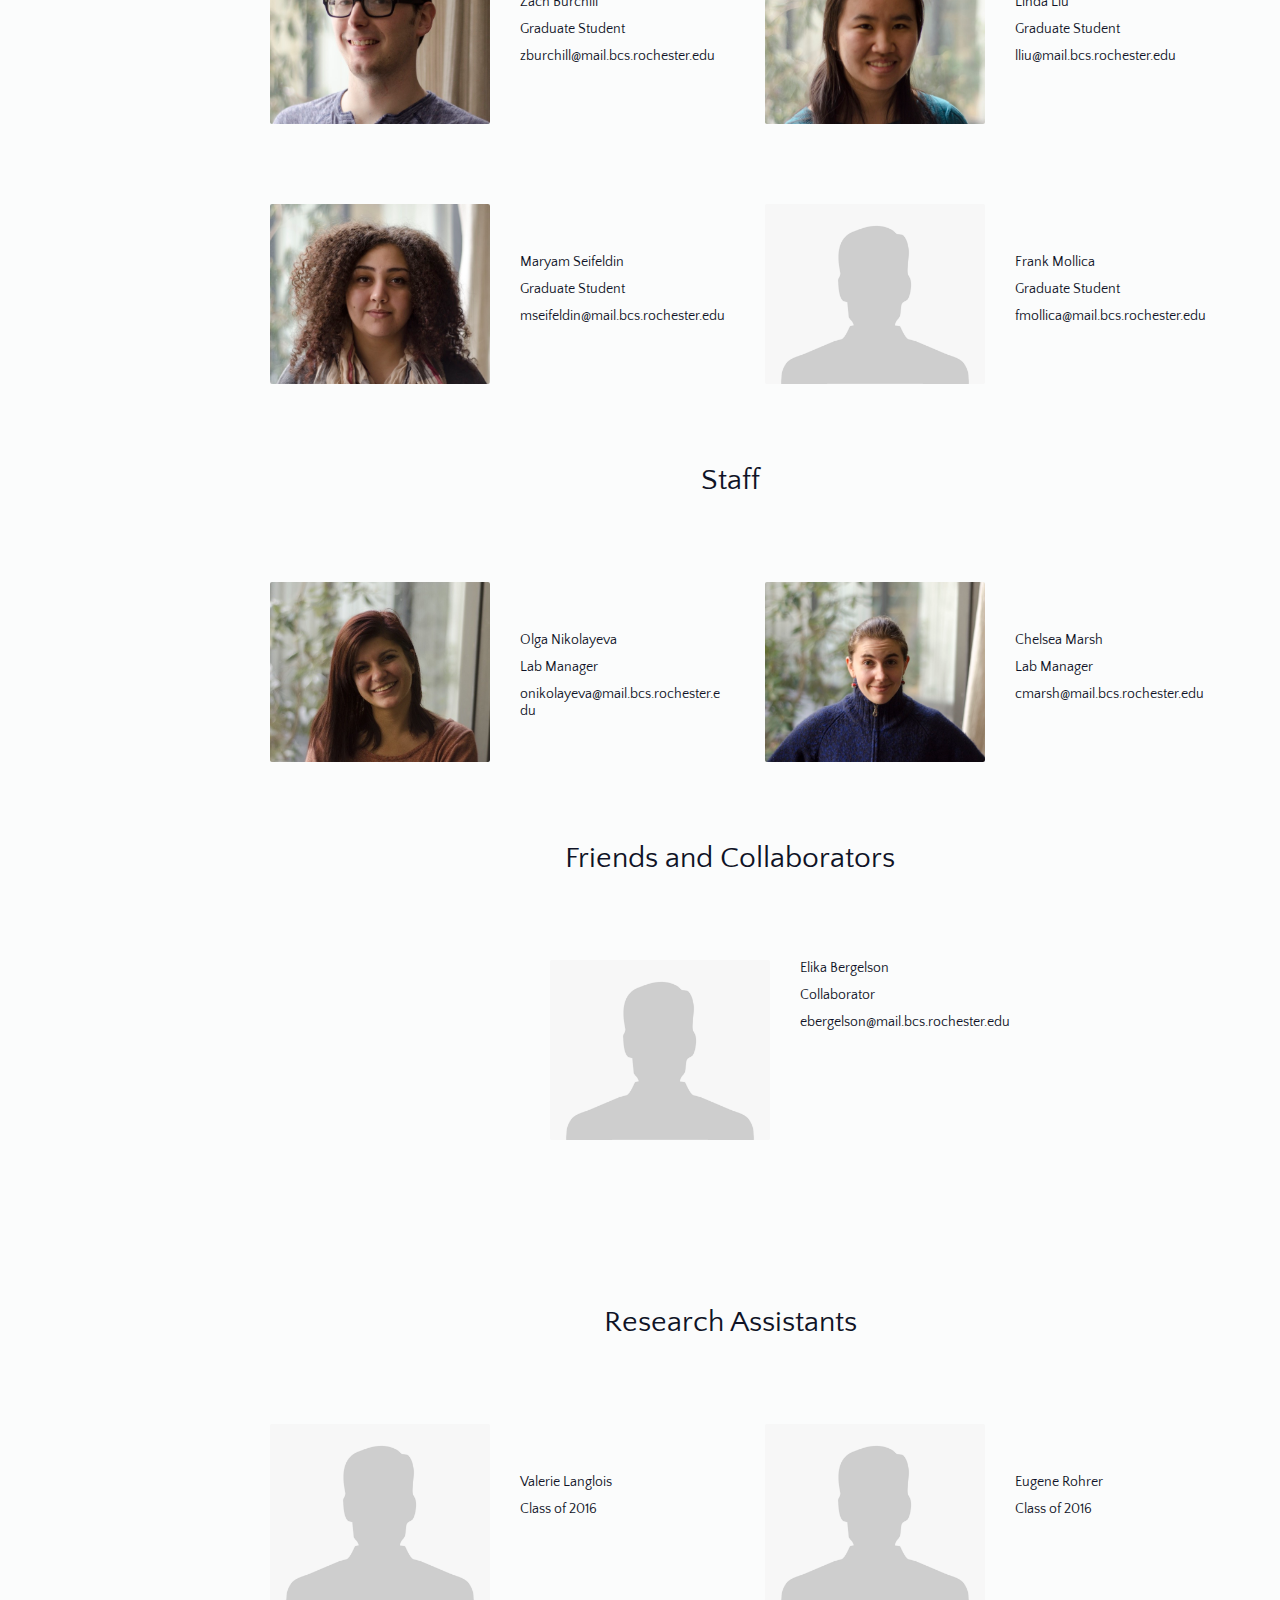
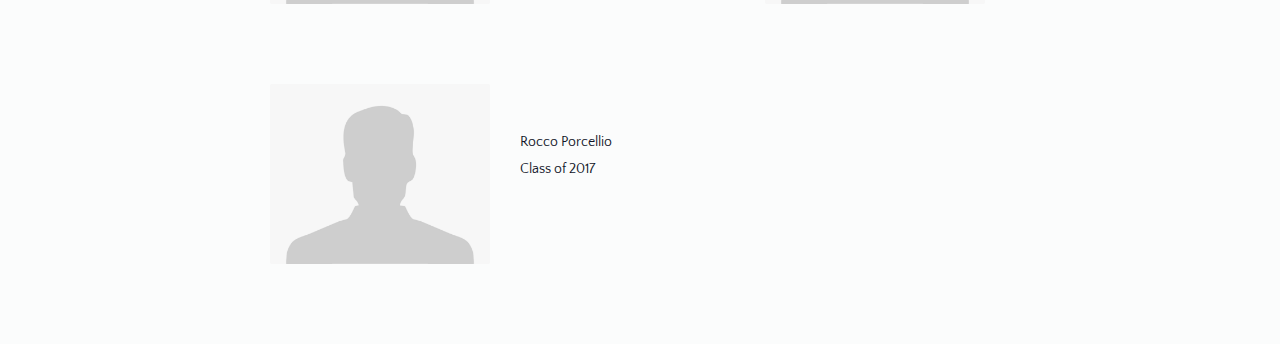
<file: pages/people.html>
<!DOCTYPE html> 

<html>
<head>
<title>KurTan Lab</title>
<link rel="stylesheet" type="text/css" href="../css/home.css">
<link rel="stylesheet" type="text/css" href="../css/people.css">
<link rel="stylesheet" type="text/css" href="../bootstrap/css/bootstrap.min.css">
<link rel="stylesheet" type="text/css" href="../css/sidebar.css">
<link href='http://fonts.googleapis.com/css?family=Quattrocento+Sans' rel='stylesheet' type='text/css'>

</head>

<body>

    <div id="wrapper">

        <!-- Sidebar -->
        <div id="sidebar-wrapper">
            <ul class="sidebar-nav">
                <li class="sidebar-brand">
                    <a href="/index.html">
                        KurTan Lab
                    </a>
                </li>
                <li>
                    <a href="people.html">People</a>
                </li>
                <li>
                    <a href="publications.html">Publications</a>
                </li>
                <li>
                    <a href="projects.html">Projects</a>
                </li>
                <li>
                    <a href="contact.html">Contact</a>
                </li>
                <li>
                    <a href="lab_meetings.html">Lab Meetings</a>
                </li>
                <li>
                    <a href="history.html">History</a>
                </li>
            </ul>
        </div>
        <!-- /#sidebar-wrapper -->

        <div id="page-content-wrapper">
            <!-- PIs section -->
            <center><h2>Primary Investigators</h2></center>
            <div id="people-grid">
                <div class="person">
                    <img class="headshot" src="../img/headshots/Chigusa_Kurumada.jpg" data-toggle="popover" tabindex="50" data-placement="right" data-content="Chigusa studies language learning and processing with an emphasis on how speakers integrate information from the bottom-up signal and top-down contextual expectations." />
                    <div class="info">
                        <p>Chigusa Kurumada</p>
                        <p>Primary Investigator for Kinder Lab</p>
                        <p>ckurumada@mail.bcs.rochester.edu</p>
                    </div>
                </div>

                <div class="person">
                    <img class="headshot" src="../img/headshots/Mike_Tanenhaus.jpg" data-toggle="popover" tabindex="50" data-placement="right" data-content="Michael K. Tanenhaus is the Beverly Petterson Bishop and Charles W. Bishop Professor of Brain and Cognitive Sciences and Linguistics at the University of Rochester. Tanenhaus received a B.S. in Speech and Hearing Sciences from the University of Iowa in 1973, where he graduated with special honors, highest distinction, and won an Outstanding Senior Achievement Award. He received a Ph.D. in Psychology from Columbia University in 1978. He joined the faculty at Wayne State University in 1977, moving to the University of Rochester in 1983.  Past administrative positions have included Director of the Cognitive Science Program, Chair of the Department of Psychology, Acting Chair of the Department of Linguistics, and Director of the Center for Language Sciences. Tanenhaus received the University Award for Excellence in Graduate Teaching in 2002 from the University of Rochester (Forty of the Ph.D. and Post-doctoral fellows he has mentored have academic appointments, including more than 30 who are tenured faculty at major research universities).  Tanenhaus is an Alumni Fellow of the College of Arts and Sciences at the University of Iowa and a Fellow of the Association for Psychological Sciences (APS); American Association for the Advancement of Science (AAAS); Cognitive Science Society; and the American Academy of Arts and Sciences. Tanenhaus’ research has focused on a wide range of topics in real-time language processing, including speech perception, spoken and visual word recognition, syntactic processing, reference resolution and generation, prosody, and conversation in collaborative tasks. In the 1980s and early 1990s, Tanenhaus and his students used ambiguity resolution as a vehicle for examining how information is coordinated during real-time language processing, addressing questions such as: (a) how is information from different linguistic subsystems represented, accessed, and combined; (b) how are linguistic, perceptual and conceptual representations integrated and how do they interact during processing; and (c) to what extent is language processing accomplished by specialized modules that operate according to principles unique to language (as contrasted with more general principles of information integration common to other perceptual and cognitive domains).  This work demonstrated that syntactic ambiguity resolution involves rapid integration of probabilistic constraints, including rich lexical representations, results that help form the foundation of current probabilistic approaches."/>
                    <div class="info">
                        <p>Mike Tanenhaus</p>
                        <p>Primary Investigator for Tanenhaus Lab</p>
                        <p>mtan@mail.bcs.rochester.edu</p>
                    </div>
                </div></div>
                <!-- PIs section end -->

                <!-- Postdocs section -->
                <center><h2>Postdocs and Research Associates</h2></center>
                <div id="people-center">
                    <div class="person-center">
                    <img class="headshot-center" src="../img/headshots/Anne_Pier_Salverda.jpg" data-toggle="popover" tabindex="50" data-placement="right" data-content="Anne Pier studies spoken-language comprehension, in particular spoken-word recognition and speech perception, using the visual-world paradigm. Much of his work has focused on listener's use of prosody and coarticulation in spoken-word recognition. He's also interested in visual-linguistic integration."/>
                    <div class="info-center">
                        <p>Anne Pier Salverda</p>
                        <p>Research Associate</p>
                        <p>asalverda@mail.bcs.rochester.edu</p>
                    </div>
                </div></div>
            </br></br></br></br></br></br></br></br></br></br></br>
                <!-- Postdocs section end -->
                
                <!-- Grad Students section -->
                <center><h2>Graduate Students</h2></center>
                <div id="people-grid">
                    <div class="person">
                    <img class="headshot" src="../img/headshots/Sarah_Bibyk.jpg" data-toggle="popover" tabindex="50" data-placement="right" data-content="Sarah is a joint graduate student in Brain and Cognitive Sciences and Linguistics. Her research interests include intonation, language processing, and interactive dialog. Currently her research looks at how contextual features (lexical, syntactic, discourse) impact how people both produce and comprehend rising intonation as it is used to ask questions."/>
                    <div class="info">
                        <p>Sarah Bibyk</p>
                        <p>Graduate Student</p>
                        <p>sbibyk@mail.bcs.rochester.edu</p>
                    </div>
                    </div>

                    <div class="person">
                    <img class="headshot" src="../img/headshots/Alyssa_Ibarra.jpg" data-toggle="popover" tabindex="50" data-placement="right" data-content="Alyssa studies the processes underlying language comprehension and production at the discourse level. Specifically, her research aims at exploring how interlocutors coordinate and establish reference in interactive conversation."/>
                    <div class="info">
                        <p>Alyssa Ibarra</p>
                        <p>Graduate Student</p>
                        <p>aibarra@mail.bcs.rochester.edu</p>
                    </div>
                    </div>

                    <div class="person">
                    <img class="headshot" src="../img/headshots/Dan_Pontillo.jpg" data-toggle="popover" tabindex="50" data-placement="right" data-content="NEED BIO"/>
                    <div class="info">
                        <p>Dan Pontillo</p>
                        <p>Graduate Student</p>
                        <p>dpontillo@mail.bcs.rochester.edu</p>
                    </div>
                    </div>   

                    <div class="person">
                    <img class="headshot" src="../img/headshots/Amanda_Pogue.jpg" data-toggle="popover" tabindex="50" data-placement="right" data-content="Amanda is interested in the kinds of information people take into account when interpreting the utterances of others. In particular her research asks questions about how people generate and constrain alternative interpretations, adapt to different speakers, and to learn to use all of these different cues from childhood."/>
                    <div class="info">
                        <p>Amanda Pogue</p>
                        <p>Graduate Student</p>
                        <p>apogue@mail.bcs.rochester.edu</p>
                    </div>
                    </div>  

                    <div class="person">
                    <img class="headshot" src="../img/headshots/Zach_Burchill.jpg" data-toggle="popover" tabindex="50" data-placement="right" data-content="Zach is primarily interested in phonetic and syntactic adaptation.  Listeners change their expectations to accommodate talker variation and seem to generalize what they learn to new talkers.  The mechanisms by which they do so are not well understood, and he intends to investigate how these mechanisms connect to comprehension and broader learning."/>
                    <div class="info">
                        <p>Zach Burchill</p>
                        <p>Graduate Student</p>
                        <p>zburchill@mail.bcs.rochester.edu</p>
                    </div>
                    </div>

                    <div class="person">
                    <img class="headshot" src="../img/headshots/Linda_Liu.jpg" data-toggle="popover" tabindex="50" data-placement="right" data-content="Linda is interested in speech perception and adaptation. She also has interests in prosody and music cognition."/>
                    <div class="info">
                        <p>Linda Liu</p>
                        <p>Graduate Student</p>
                        <p>lliu@mail.bcs.rochester.edu</p>
                    </div>
                    </div>

                    <div class="person">
                    <img class="headshot" src="../img/headshots/Maryam_Seifeldin.jpg" data-toggle="popover" tabindex="50" data-placement="right" data-content="Maryam is a first-year graduate student. She is interested in how people use top-down knowledge about the social distribution of linguistic features during online language processing. "/>
                    <div class="info">
                        <p>Maryam Seifeldin</p>
                        <p>Graduate Student</p>
                        <p>mseifeldin@mail.bcs.rochester.edu</p>
                    </div>
                    </div>  

                    <div class="person">
                    <img class="headshot" src="../img/headshots/blank-person.png" data-toggle="popover" tabindex="50" data-placement="right" data-content="Frank is a graduate student in Brain and Cognitive Sciences. He is interested in semantic representation, processing and acquisition, as well as the role of context in semantics. His research approach combines the use of elegant computational models, behavioral experiments and wrenches."/>
                    <div class="info">
                        <p>Frank Mollica</p>
                        <p>Graduate Student</p>
                        <p>fmollica@mail.bcs.rochester.edu</p>
                    </div>
                    </div> 
                </div>
                <!-- Grad Students section end -->

                <!-- Staff section -->
                <center><h2>Staff</h2></center>
                <div id="people-grid">
                    <div class="person">
                    <img class="headshot" src="../img/headshots/olga.jpg"/ data-toggle="popover" tabindex="50" data-placement="right" data-content="Olga is Chigusa Kurumada's lab manager for the Kinderlab.  She has interests in language development and gender identity/language. She enjoys working with children and using her developed puppeteering skills to help collect data for other researchers in the lab. When she is not in the lab, she is exploring the Rochester dance community."/>
                    <div class="info">
                        <p>Olga Nikolayeva</p>
                        <p>Lab Manager</p>
                        <p>onikolayeva@mail.bcs.rochester.edu</p>
                    </div>
                    </div>

                    <div class="person">
                    <img class="headshot" src="../img/headshots/Chelsea_Marsh.jpg" data-toggle="popover" tabindex="50" data-placement="right" data-content="Chelsea started working as an undergraduate research assistant in the Tanenhaus lab in 2009.  In 2012, she graduated and became a full-time research assistant, and in 2013 she took over as the Tanenhaus lab manager.  She is interested in the process of research and enjoys helping grad students and other researchers create and implement their studies."/>
                    <div class="info">
                        <p>Chelsea Marsh</p>
                        <p>Lab Manager</p>
                        <p>cmarsh@mail.bcs.rochester.edu</p>
                    </div>
                    </div>
                </div>
                <!-- Staff section end -->


                <!-- Friends and Collab section -->
                <center><h2>Friends and Collaborators</h2></center>
                <div id="people-center">
                    <div class="person-center">
                    <img class="headshot-center" src="../img/headshots/blank-person.png" data-toggle="popover" tabindex="50" data-placement="right" data-content="Elika Bergelson is a PI over in the Rochester Babylab. But she loves psycholinguistics and the visual world paradigm and crashes Kur-Tan meetings on a regular basis. Her research is primarily on infant word learning, using eyetracking and corpus methods"/>
                    <div class="info-center">
                        <p>Elika Bergelson</p>
                        <p>Collaborator</p>
                        <p>ebergelson@mail.bcs.rochester.edu</p>
                    </div>
                    </div>
                </div>
                </br></br></br></br></br></br></br></br></br></br></br>
                <!-- Friends and Collab section end -->


                <!-- RAs section -->
                <center><h2>Research Assistants</h2></center>
                <div id="people-grid">
                <div class="person">
                    <img class="headshot" src="../img/headshots/blank-person.png"/>
                    <div class="info">
                        <p>Valerie Langlois</p>
                        <p>Class of 2016</p>
                    </div>
                </div>

                <div class="person">
                    <img class="headshot" src="../img/headshots/blank-person.png"/>
                    <div class="info">
                        <p>Eugene Rohrer</p>
                        <p>Class of 2016</p>
                    </div>
                </div>

                <div class="person">
                    <img class="headshot" src="../img/headshots/blank-person.png"/>
                    <div class="info">
                        <p>Rocco Porcellio</p>
                        <p>Class of 2017</p>
                    </div>
                </div></div>
                <!-- RAs section end -->

     
            </div>

        </div>
    </div>


<!-- jQuery Version 1.11.0 -->
<script src="http://ajax.googleapis.com/ajax/libs/jquery/1.11.1/jquery.min.js"></script>

<!-- Bootstrap Core JavaScript -->
<script src="../bootstrap/js/bootstrap.min.js"></script>

<!-- Menu Toggle Script -->
<script>
$("#menu-toggle").click(function(e) {
    e.preventDefault();
    $("#wrapper").toggleClass("toggled");
});

$(function(){
   $('[data-toggle=popover]').popover({
          trigger: 'hover',
          html: true,
    }) 
});
</script>

</body>
</html>
</file>
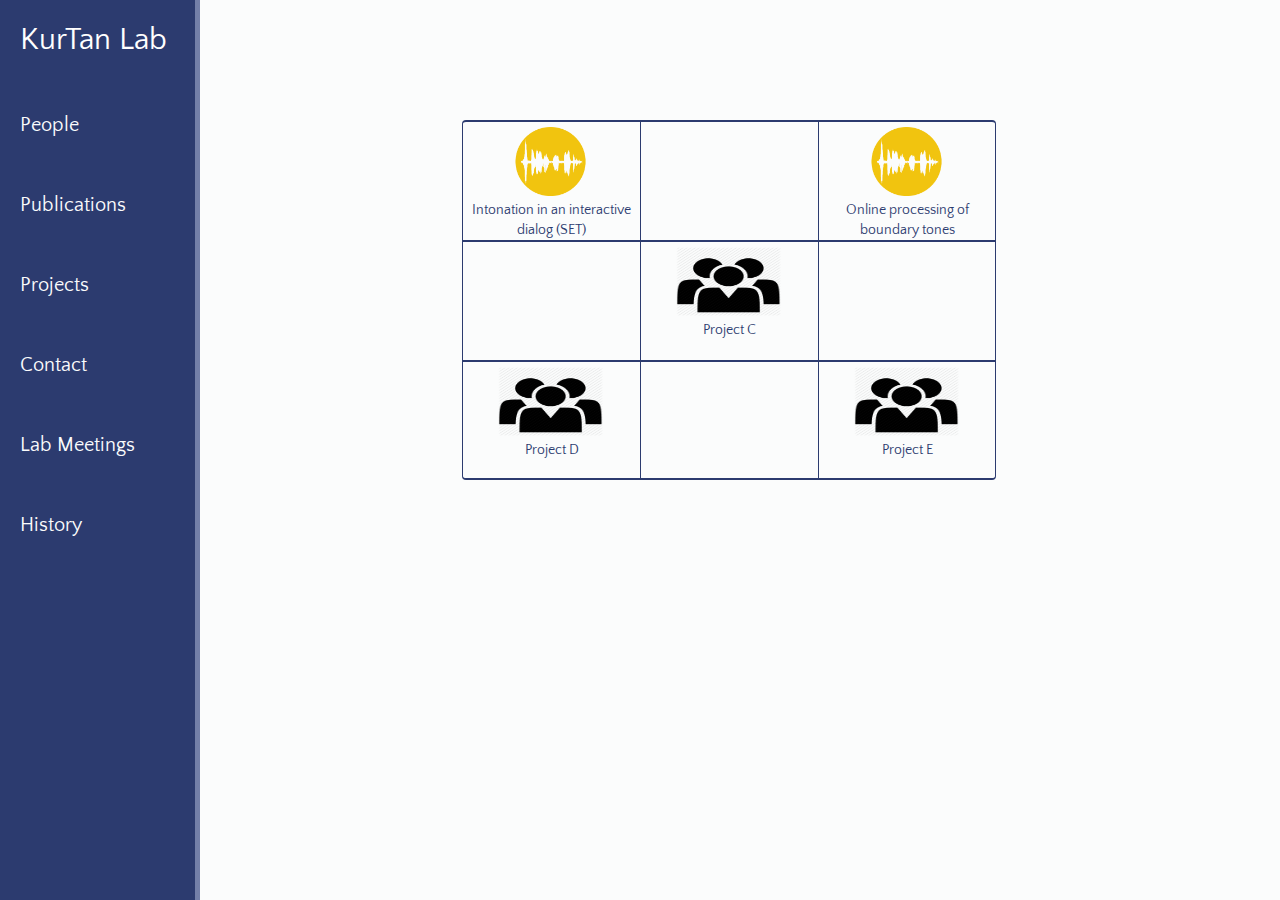
<file: pages/projects.html>
<!DOCTYPE html> 

<html>
<head>
<title>KurTan Lab</title>
<link rel="stylesheet" type="text/css" href="../css/home.css">
<link rel="stylesheet" type="text/css" href="../css/projects.css">
<link rel="stylesheet" type="text/css" href="../bootstrap/css/bootstrap.min.css">
<link rel="stylesheet" type="text/css" href="../css/sidebar.css">
<link href='http://fonts.googleapis.com/css?family=Quattrocento+Sans' rel='stylesheet' type='text/css'>

</head>

<body>

    <div id="wrapper">

         <!-- Sidebar -->
        <div id="sidebar-wrapper">
            <ul class="sidebar-nav">
                <li class="sidebar-brand">
                    <a href="/index.html">
                        KurTan Lab
                    </a>
                </li>
                <li>
                    <a href="people.html">People</a>
                </li>
                <li>
                    <a href="publications.html">Publications</a>
                </li>
                <li>
                    <a href="projects.html">Projects</a>
                </li>
                <li>
                    <a href="contact.html">Contact</a>
                </li>
                <li>
                    <a href="lab_meetings.html">Lab Meetings</a>
                </li>
                <li>
                    <a href="history.html">History</a>
                </li>
            </ul>
        </div>
        <!-- /#sidebar-wrapper -->
        
        <div id="page-content-wrapper">
         
            <div id="grid">
 
                <div class="grid-element top-left">
                    <img class="icon" id="people" src="../img/icons/Prosody2_sunflower-clear_long.png" data-toggle="popover" tabindex="50" data-placement="left" data-content="We know that context can have a huge impact on how speakers use intonation, but it is not well understood which of these factors matter when in the production of intonation. To address this question, we have collected a small corpus composed of pairs of participants working together to complete a card game based on the Enterprises Inc. game called SET.  By controlling the information each participant has access to, we can reasonably determine the likely intention behind a particular speaker’s utterance and investigate how features of the discourse, along with syntax and lexical choices, affect that speaker’s use of intonation.">
                    <label class="title">Intonation in an interactive dialog (SET)</label>
                </div>

                <div class="grid-element">
                   
                </div>

                <div class="grid-element third top-right">
                    <img class = "icon" id="publications" src="../img/icons/Prosody2_sunflower-clear_long.png" data-toggle="popover" tabindex="50" data-placement="right" data-content="A fair amount of research has successfully investigated how pitch accents (pitch excursions tied to the stressed syllable of a word) facilitate online language processing, but comparatively little research has looked at boundary tones (pitch excursions aligned to the end of phrases).  We developed a targeted language game with eye-tracking that allowed us to tie particular intentions (asking vs telling), as signaled by different boundary tones, to specific moves in a game, and consequently different fixation patterns.  We find that participants rapidly integrate the information conveyed by the boundary tones while also taking into account the lexical choices of the speaker. We are now working towards understanding when precisely in the acoustic signal listeners are able to identify the upcoming boundary tone, as opposed to the nuclear pitch accent.">
                    <label class="title">Online processing of boundary tones</label>
                </div>


                <div class="grid-element">
                    
                </div>

                <div class="grid-element">
                    <img class = "icon" id="projects" src="../img/users.png"/ data-toggle="popover" tabindex="50" data-placement="bottom" data-content="hey there this is a project">
                    <label class="title">Project C</label>
                </div>

                <div class="grid-element third">
                    
                </div>


                <div class="grid-element last bottom-left">
                    <img class = "icon" id="contact" src="../img/users.png"/ data-toggle="popover" tabindex="50" data-placement="left" data-content="hey there this is a project">
                    <label class="title">Project D</label>
                </div>

                <div class="grid-element last">
                   
                </div>

                <div class="grid-element third last bottom-right">
                    <img class = "icon" id="lab_meetings" src="../img/users.png"/ data-toggle="popover" tabindex="50" data-placement="right" data-content="hey there this is a project">
                    <label class="title">Project E</label>
                </div>
            </div>
         
            <div class="clear"></div>
     </div>
    
    </div>



<!-- jQuery Version 1.11.0 -->
<script src="http://ajax.googleapis.com/ajax/libs/jquery/1.11.1/jquery.min.js"></script>


<!-- Bootstrap Core JavaScript -->
<script src="../bootstrap/js/bootstrap.min.js"></script>



<!-- Menu Toggle Script -->
<script>
$("#menu-toggle").click(function(e) {
    e.preventDefault();
    $("#wrapper").toggleClass("toggled");
});

$(function(){
   $('[data-toggle=popover]').popover({
          trigger: 'hover',
          html: true,
    }) 
});
</script>

</body>
</html>
</file>
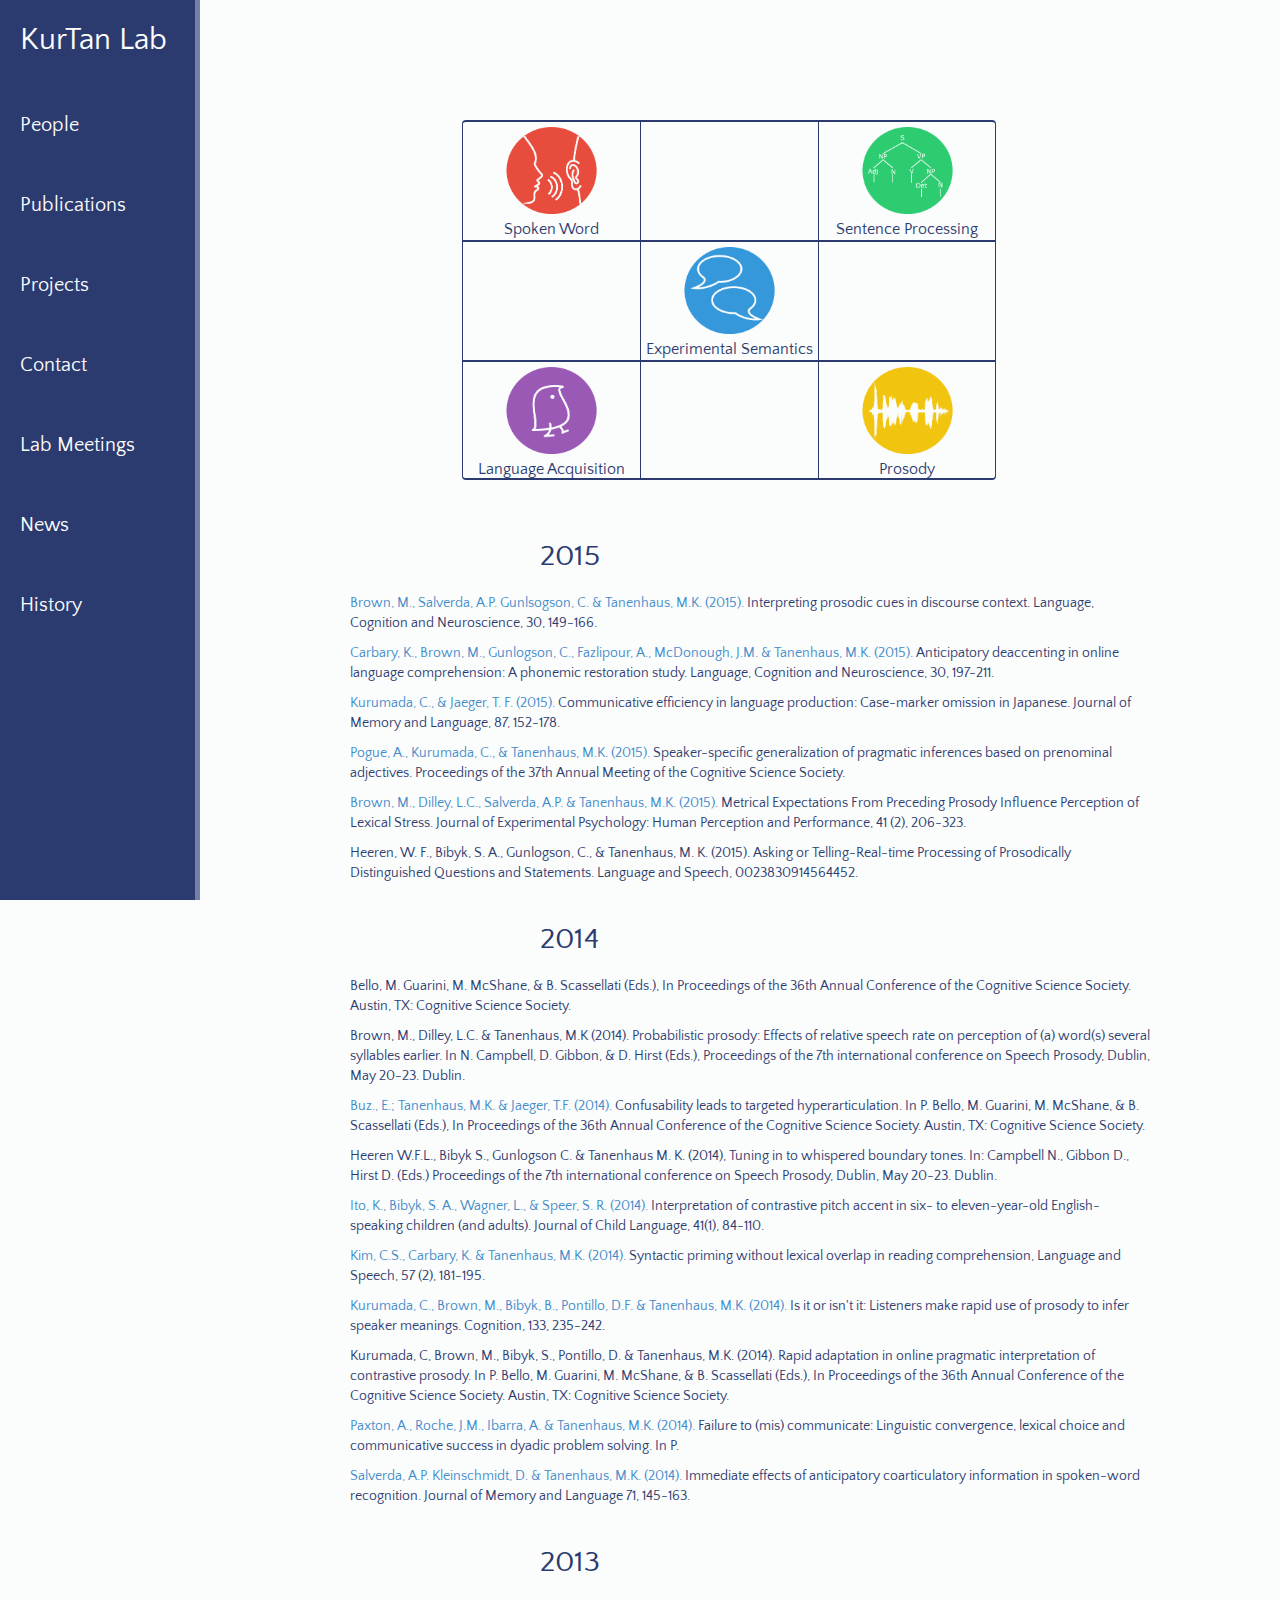
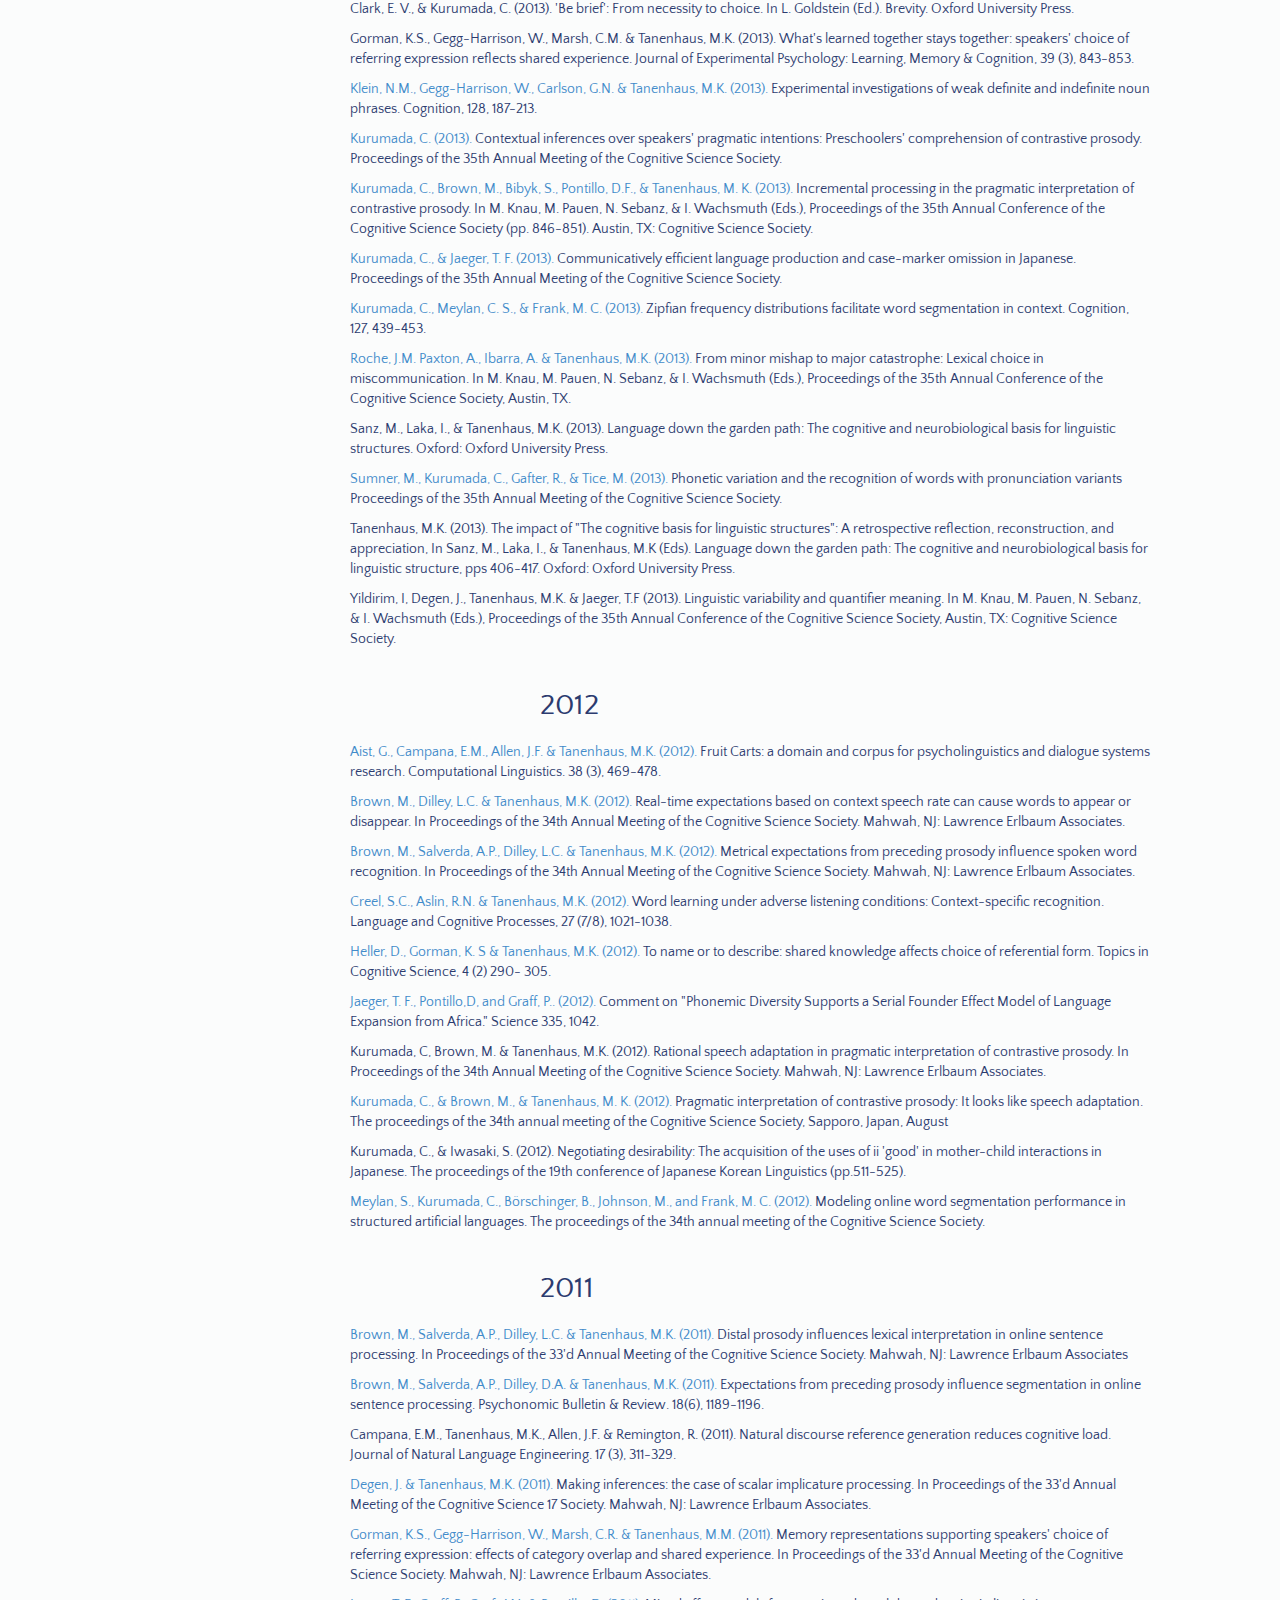
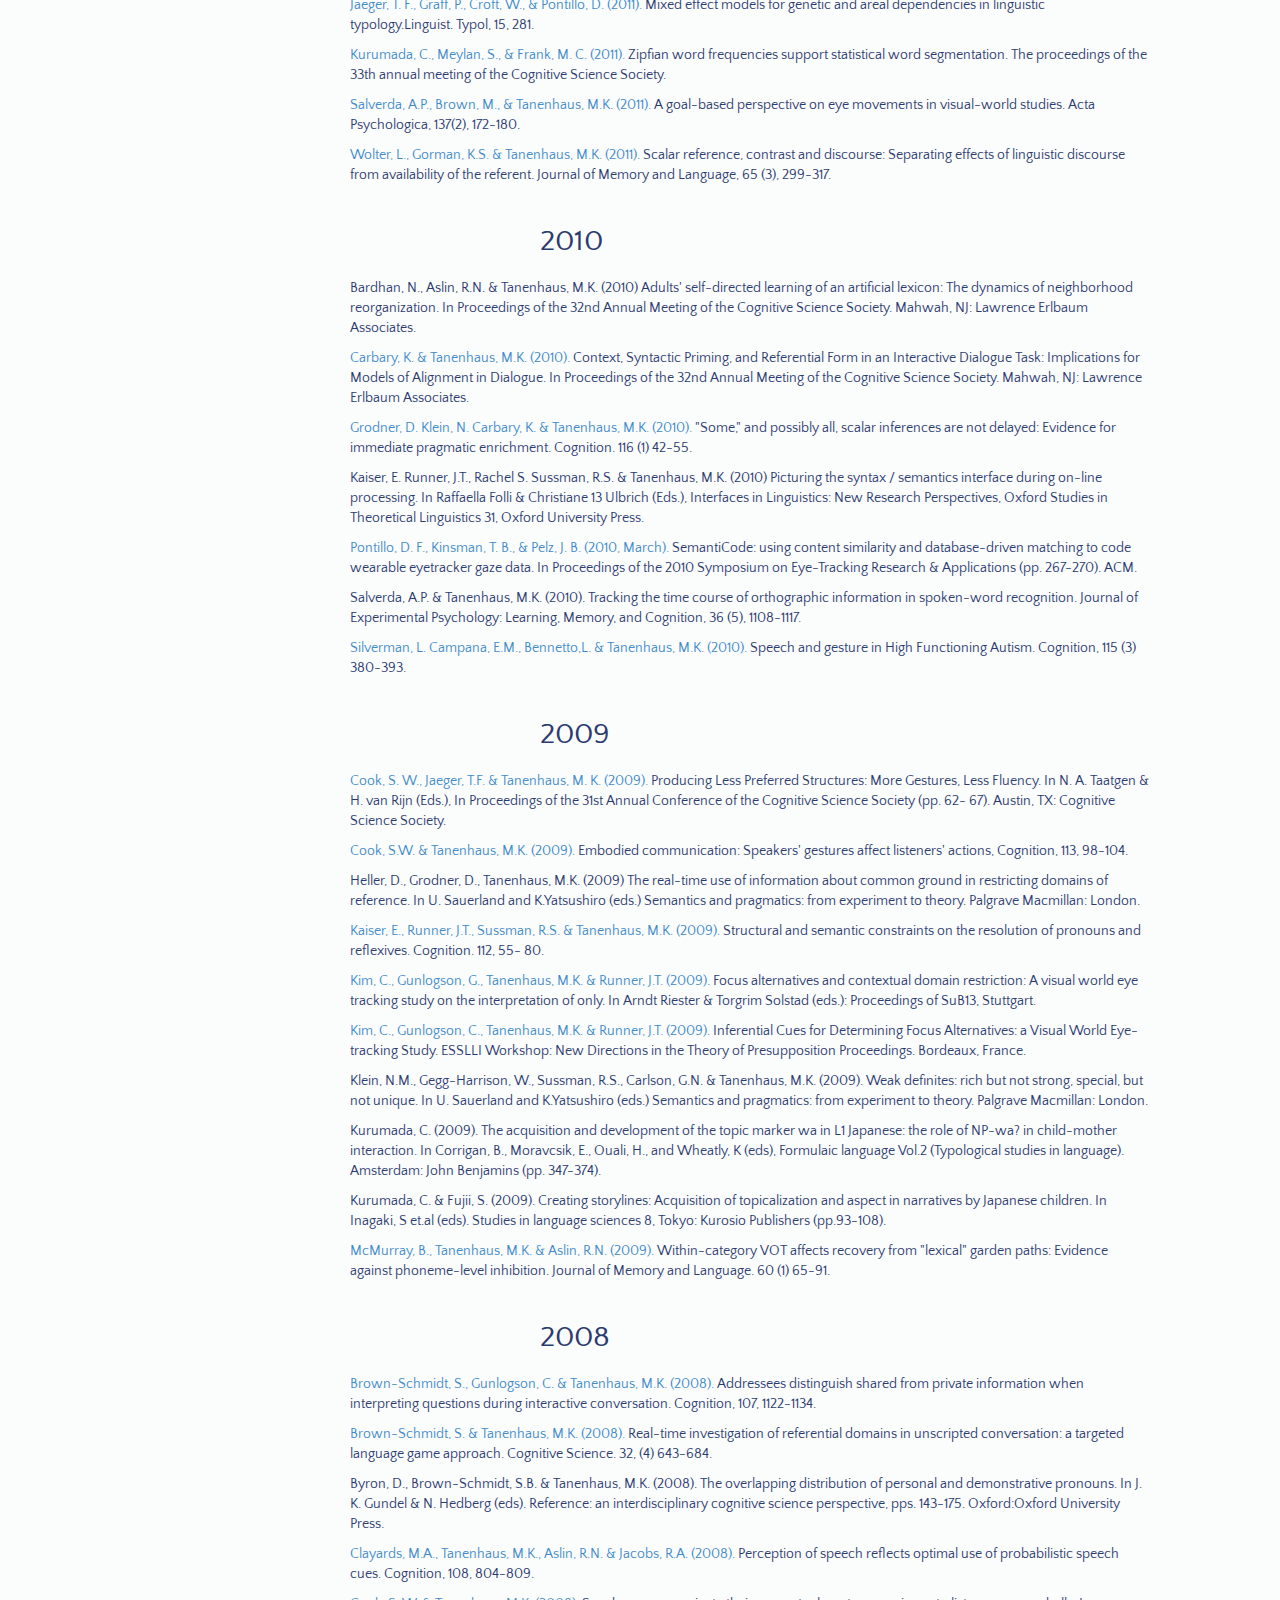
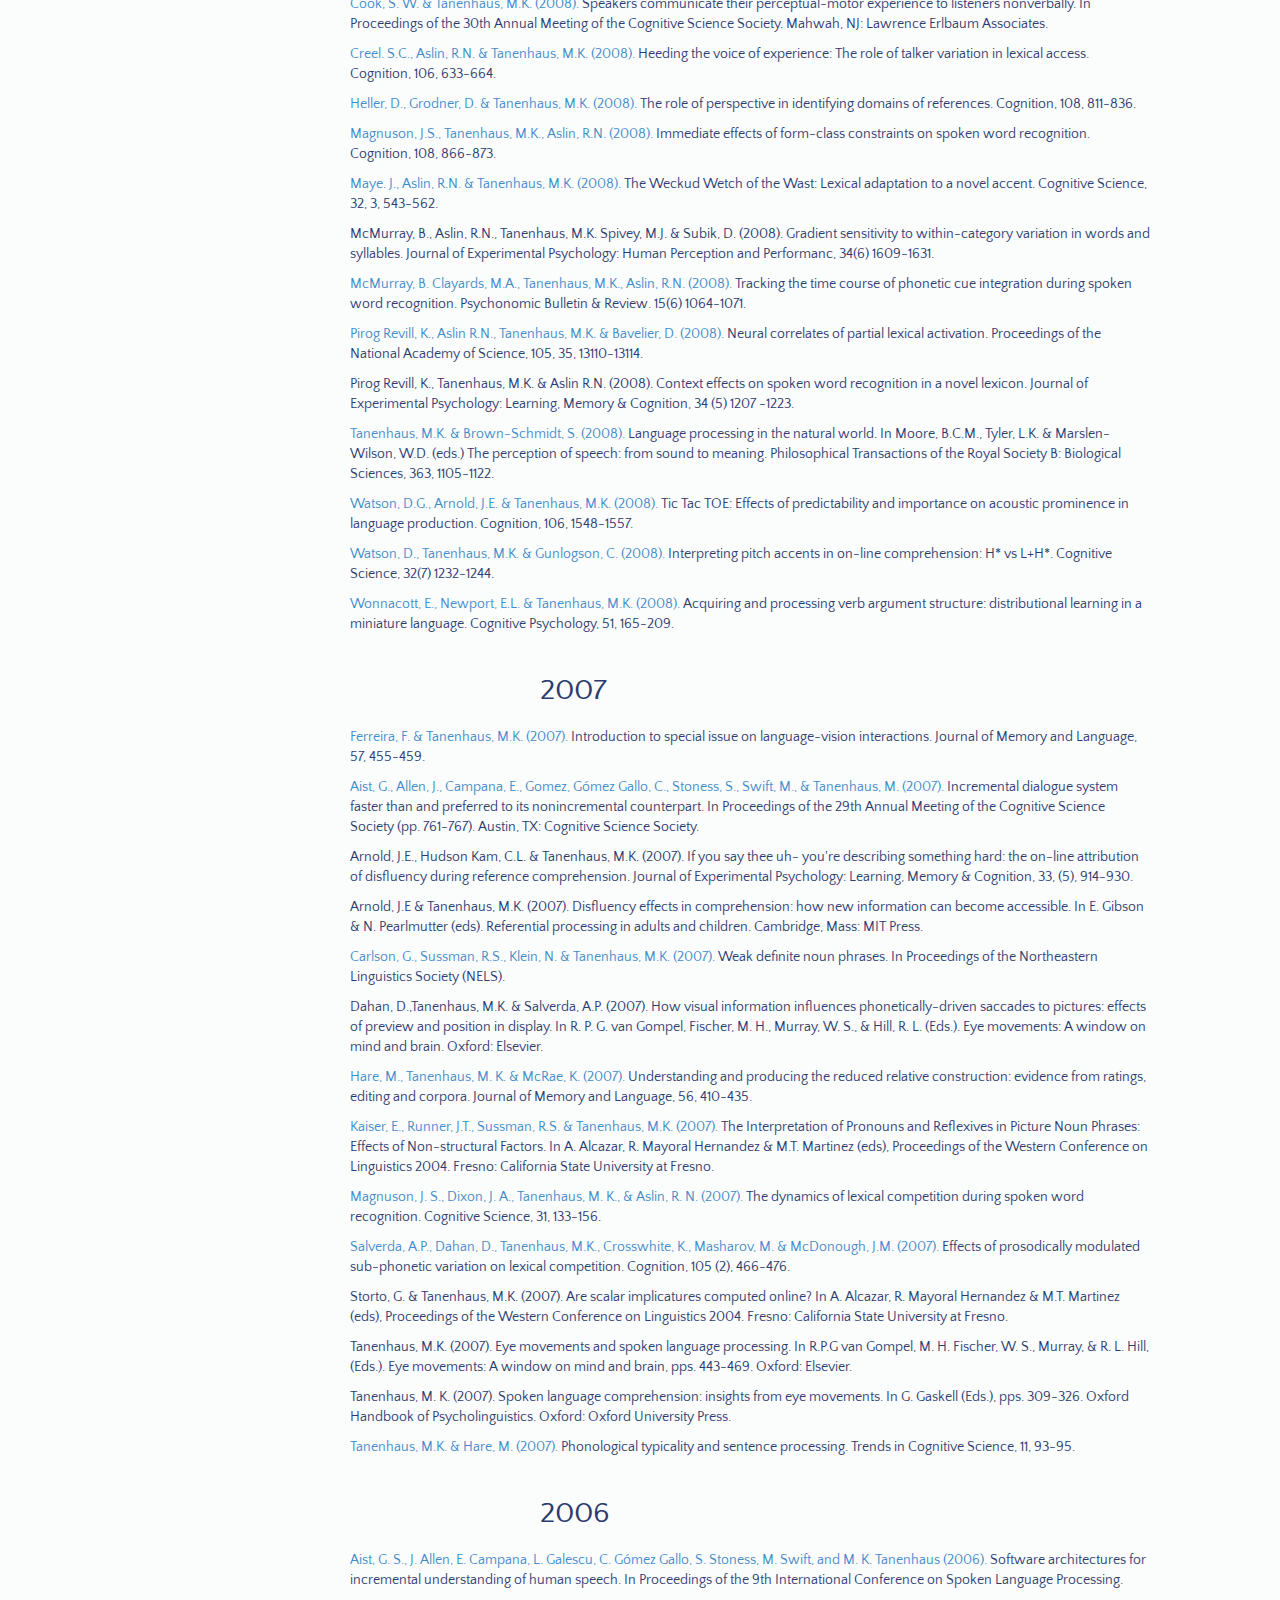
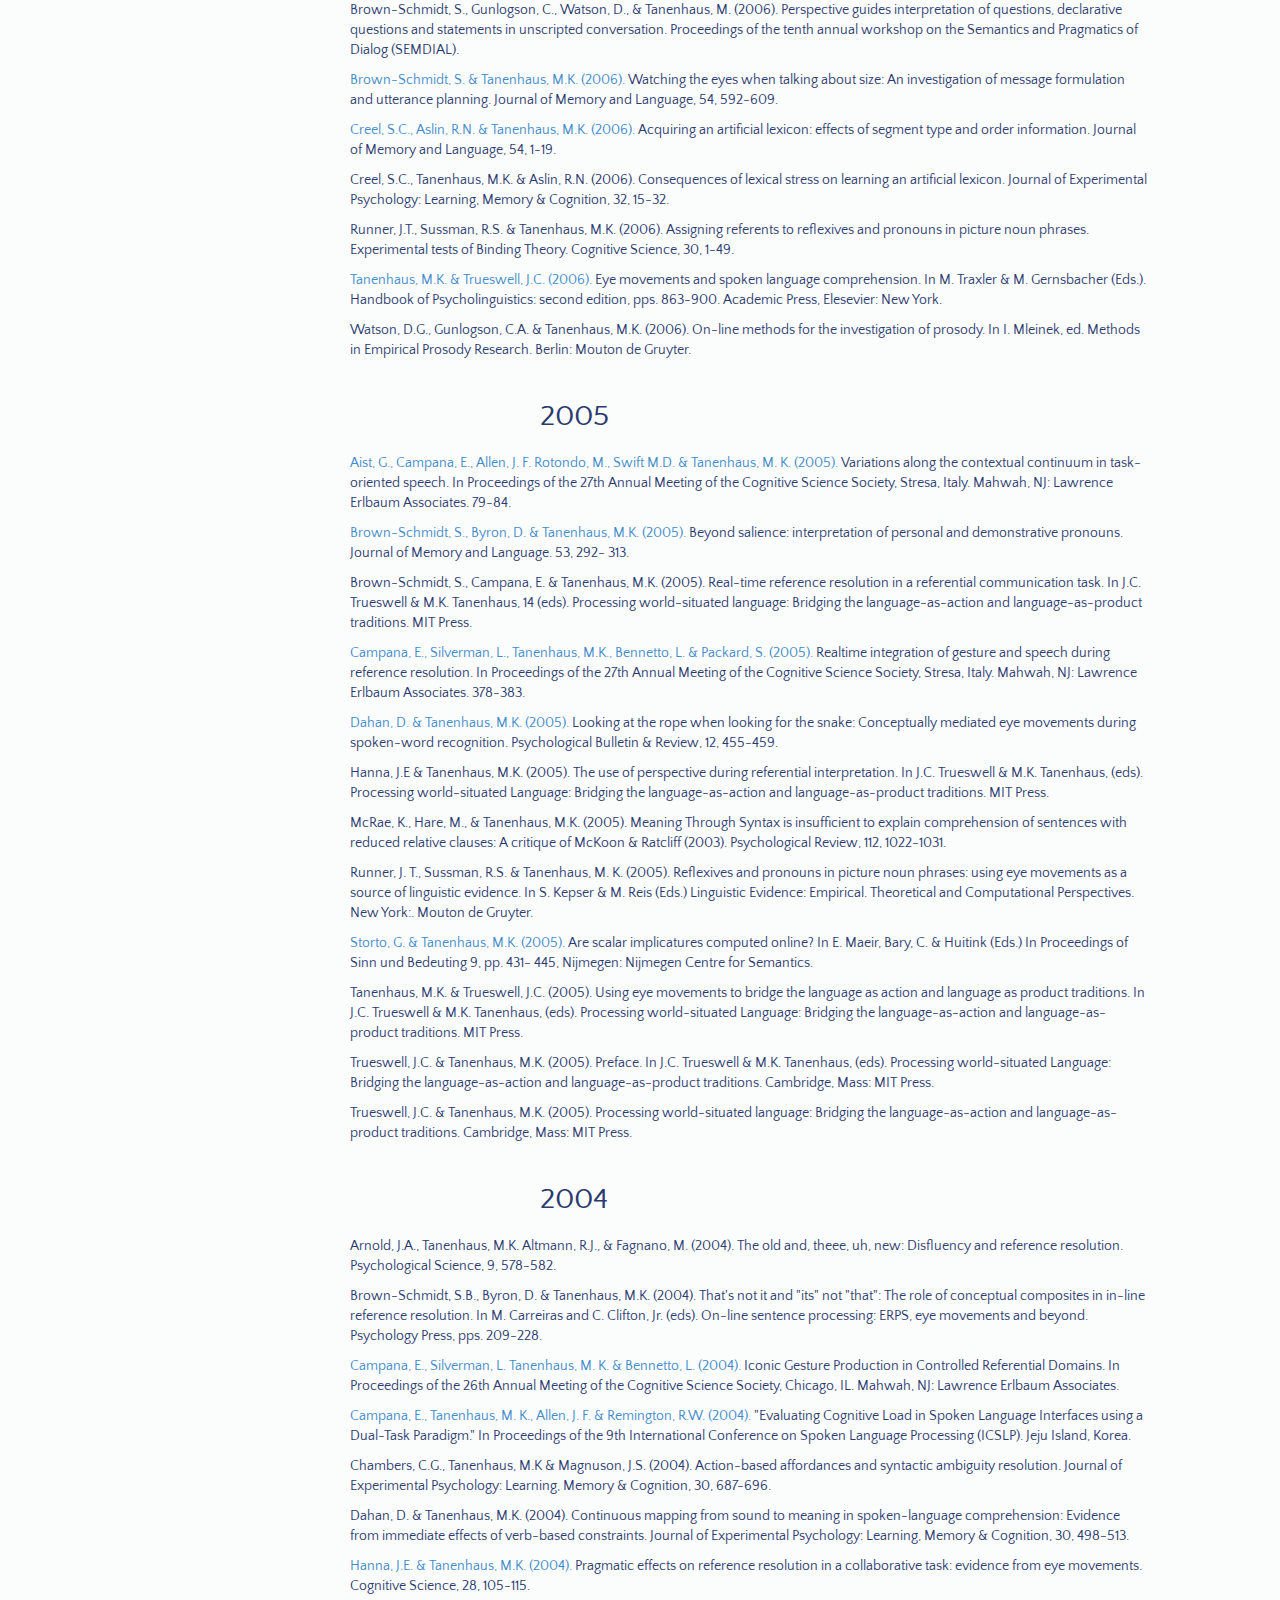
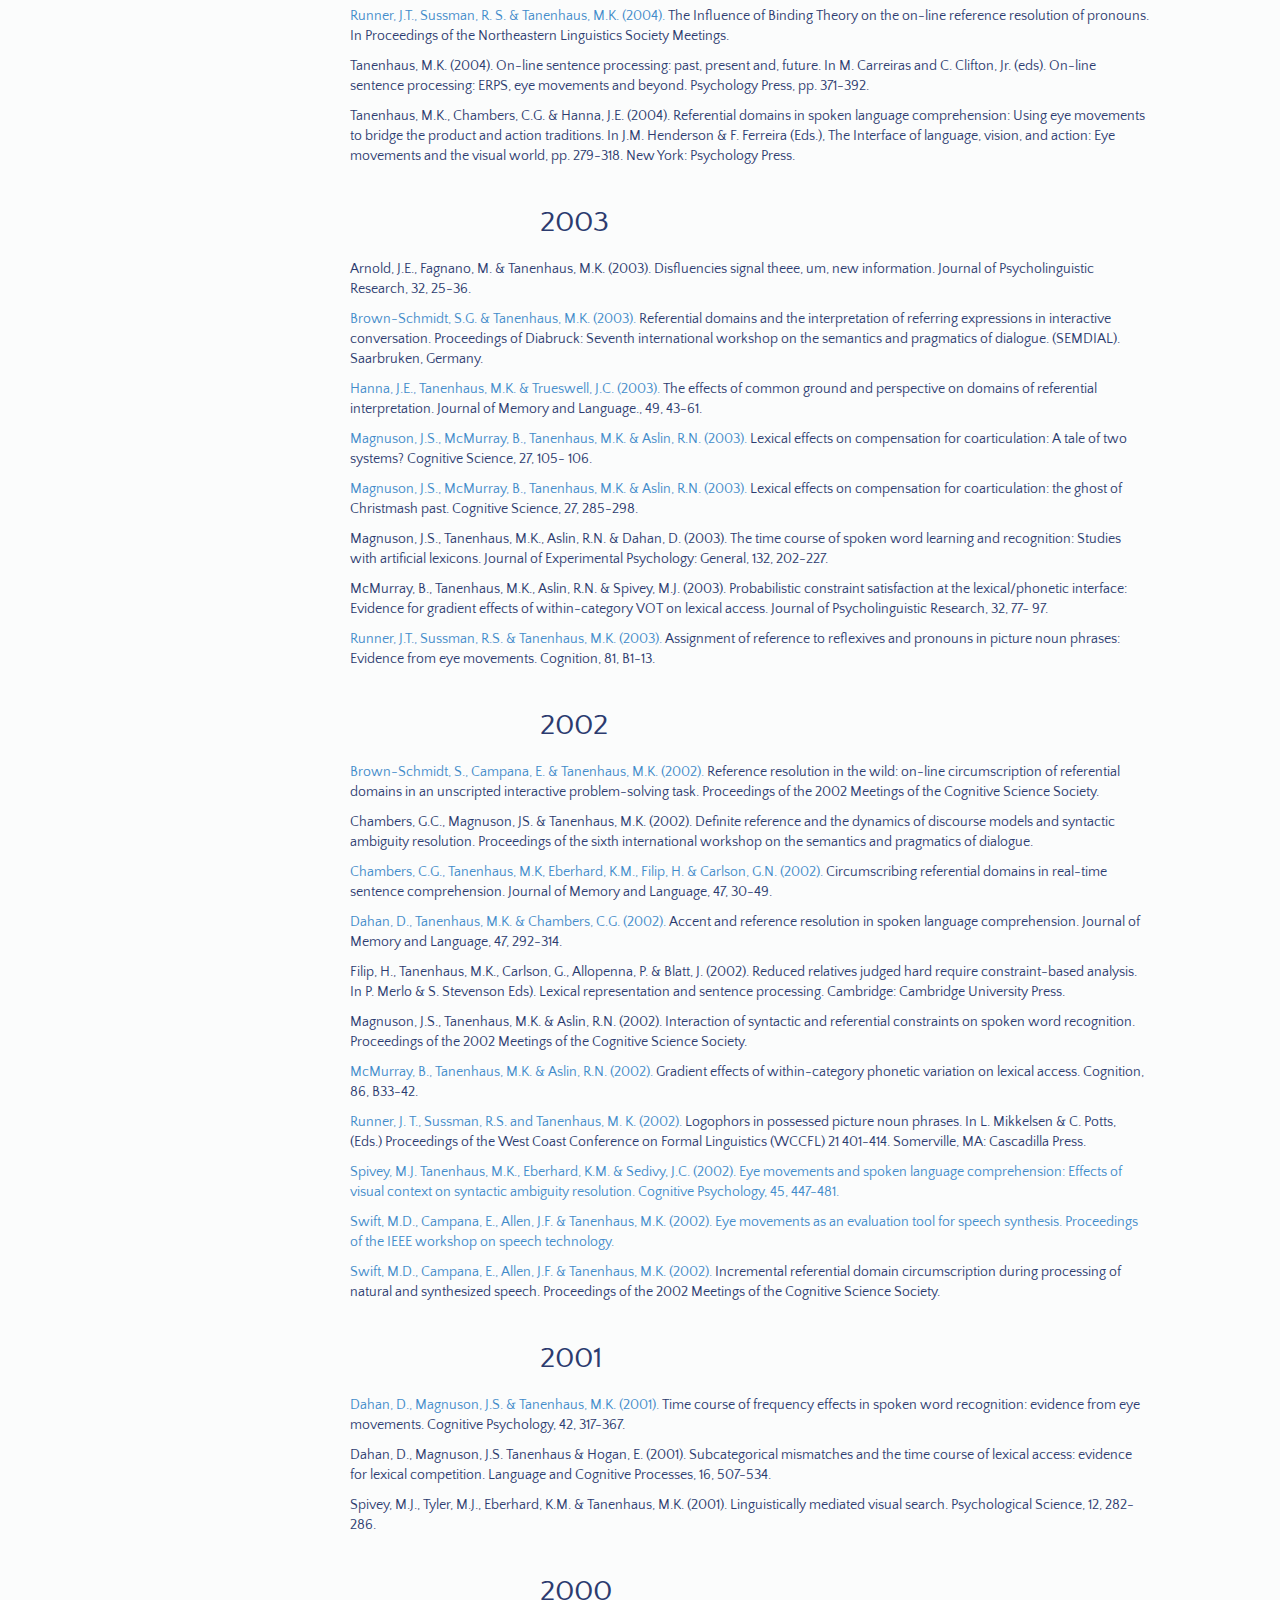
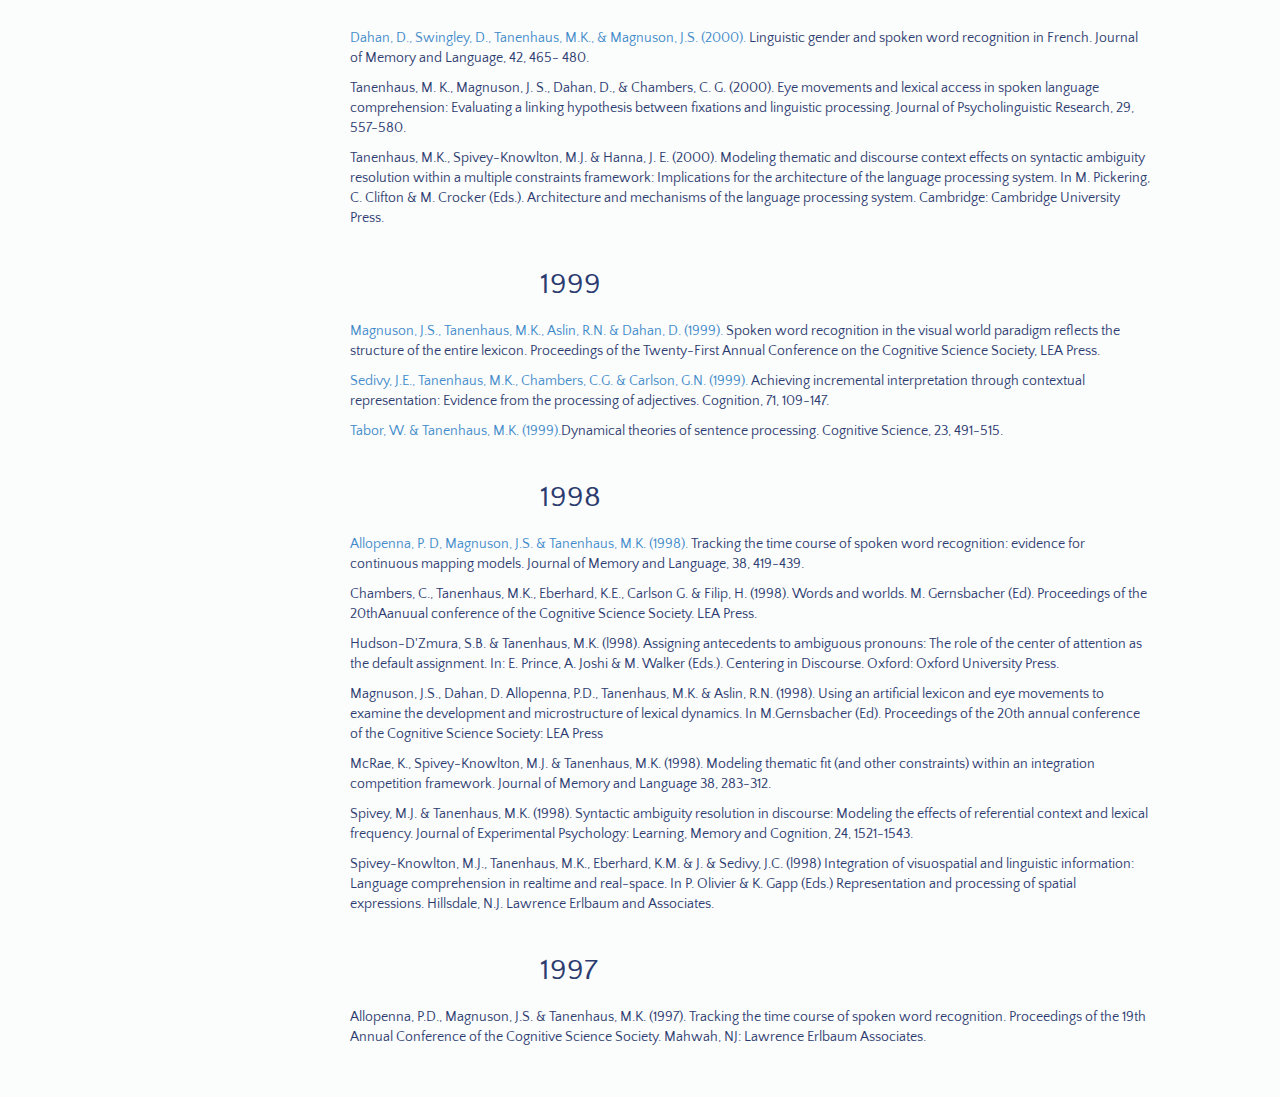
<file: pages/publications.html>
<!DOCTYPE html> 

<html>
<head>
<title>KurTan Lab</title>
<link rel="stylesheet" type="text/css" href="../css/home.css">
<link rel="stylesheet" type="text/css" href="../css/publications.css">
<link rel="stylesheet" type="text/css" href="../bootstrap/css/bootstrap.min.css">
<link rel="stylesheet" type="text/css" href="../css/sidebar.css">
<link href='http://fonts.googleapis.com/css?family=Quattrocento+Sans' rel='stylesheet' type='text/css'>


</head>

<body>

    <div id="wrapper">

        <!-- Sidebar -->
        <div id="sidebar-wrapper">
            <ul class="sidebar-nav">
                <li class="sidebar-brand">
                    <a href="../index.html">
                        KurTan Lab
                    </a>
                </li>
                <li>
                    <a href="people.html">People</a>
                </li>
                <li>
                    <a href="publications.html">Publications</a>
                </li>
                <li>
                    <a href="projects.html">Projects</a>
                </li>
                <li>
                    <a href="contact.html">Contact</a>
                </li>
                <li>
                    <a href="lab_meetings.html">Lab Meetings</a>
                </li>
                <li>
                    <a href="news.html">News</a>
                </li>
                <li>
                    <a href="history.html">History</a>
                </li>
            </ul>
        </div>
        <!-- /#sidebar-wrapper -->

        <div id="page-content-wrapper">
            <div id="grid">
 
                <div class="grid-element top-left">
                    <img class="icon" onclick = "func('spoken_word')" id="spoken_word" src="../img/icons/Spoken Word2_alizarin-clear_long.png"/>
                    <label class="title">Spoken Word</label>
                </div>

                <div class="grid-element">
                    <p></p>

                </div>

                <div class="grid-element third top-right">
                    <img class = "icon" onclick = "func('sentence_processing')" id="sentence_processing" src="../img/icons/Syntax_emerald-clear_long.png"/>
                    <label class="title">Sentence Processing</label>
                </div>


                <div class="grid-element">
                    <p></p>

                </div>

                <div class="grid-element center">
                    <img class = "icon" onclick = "func('experimental_semantics')" id="experimental_semantics" src="../img/icons/Experimental_peterriver-clear_long.png"/>
                    <label class="title">Experimental Semantics</label>
                </div>

                <div class="grid-element third">
                    <p></p>  
                </div>


                <div class="grid-element last bottom-left">
                    <img onclick = "func('language_acquisition')" class = "icon" id="language_acquisition" src="../img/icons/Acquisition_amethyst-clear_long.png"/>
                    <label class="title">Language Acquisition</label>
                </div>

                <div class="grid-element last">
                   <p></p>
                </div>

                <div class="grid-element third last bottom-right">
                    <img class = "icon" onclick = "func('prosody')" id="prosody" src="../img/icons/Prosody2_sunflower-clear_long.png"/>
                    <label class="title">Prosody</label>
                </div>
            </div>
 
            <div class="clear">
            <div id="master_list">
                <h2>2015</h2>
                <ul>
                    <li><a href="http://www.tandfonline.com/doi/pdf/10.1080/01690965.2013.862285" target="_blank">Brown, M., Salverda, A.P. Gunlsogson, C. & Tanenhaus, M.K. (2015).</a> Interpreting prosodic cues in discourse context. Language, Cognition and Neuroscience, 30, 149-166.</li>
                    <li><a href="http://www.tandfonline.com/doi/pdf/10.1080/23273798.2014.885534" target="_blank">Carbary, K., Brown, M., Gunlogson, C., Fazlipour, A., McDonough, J.M. & Tanenhaus, M.K. (2015).</a> Anticipatory deaccenting in online language comprehension: A phonemic restoration study. Language, Cognition and Neuroscience, 30, 197-211.</li>
                    <li><a href="http://ac.els-cdn.com/S0749596X15000364/1-s2.0-S0749596X15000364-main.pdf?_tid=675da0b6-143e-11e5-b406-00000aab0f02&acdnat=1434469576_8ccde0c2cabb77c870a5221ec25a4523" target="_blank">Kurumada, C., & Jaeger, T. F. (2015).</a> Communicative efficiency in language production: Case-marker omission in Japanese. Journal of Memory and Language, 87, 152-178.</li>
                    <li><a href="http://www.researchgate.net/profile/Amanda_Pogue/publication/276268318_Speaker-specific_generalization_of_pragmatic_inferences_based_on_prenominal_adjectives/links/5553856108ae980ca608578a.pdf" target="_blank">Pogue, A., Kurumada, C., & Tanenhaus, M.K. (2015).</a> Speaker-specific generalization of pragmatic inferences based on prenominal adjectives. Proceedings of the 37th Annual Meeting of the Cognitive Science Society.</li>
                    <li><a href="../articles/Brownetal2015-JEPHPP.pdf" target="_blank">Brown, M., Dilley, L.C., Salverda, A.P. & Tanenhaus, M.K. (2015).</a> Metrical Expectations From Preceding Prosody Influence Perception of Lexical Stress. Journal of Experimental Psychology: Human Perception and Performance, 41 (2), 206-323.</li>
                    <li>Heeren, W. F., Bibyk, S. A., Gunlogson, C., & Tanenhaus, M. K. (2015). Asking or Telling-Real-time Processing of Prosodically Distinguished Questions and Statements. Language and Speech, 0023830914564452.</li>
                </ul>

                <h2>2014</h2>
                <ul>
                    <li>Bello, M. Guarini, M. McShane, & B. Scassellati (Eds.), In Proceedings of the 36th Annual Conference of the Cognitive Science Society. Austin, TX: Cognitive Science Society.</li>
                    <li>Brown, M., Dilley, L.C. & Tanenhaus, M.K (2014). Probabilistic prosody: Effects of relative speech rate on perception of (a) word(s) several syllables earlier. In N. Campbell, D. Gibbon, & D. Hirst (Eds.), Proceedings of the 7th international conference on Speech Prosody, Dublin, May 20-23. Dublin.</li>
                    <li><a href="http://www.bcs.rochester.edu/people/ebuz/pdfs/buz_jaeger_tanenhaus_2014.pdf" target="_blank">Buz., E.; Tanenhaus, M.K. & Jaeger, T.F. (2014).</a> Confusability leads to targeted hyperarticulation. In P. Bello, M. Guarini, M. McShane, & B. Scassellati (Eds.), In Proceedings of the 36th Annual Conference of the Cognitive Science Society. Austin, TX: Cognitive Science Society.</li>
                    <li>Heeren W.F.L., Bibyk S., Gunlogson C. & Tanenhaus M. K. (2014), Tuning in to whispered boundary tones. In: Campbell N., Gibbon D., Hirst D. (Eds.) Proceedings of the 7th international conference on Speech Prosody, Dublin, May 20-23. Dublin.</li>
                    <li><a href="http://journals.cambridge.org/download.php?file=%2F4475_BC23FDD934680024BDE370CCCBB17BCB_journals__JCL_JCL41_01_S0305000912000554a.pdf&cover=Y&code=a7ed0c9185226dd3d69390f92ddf4fcd" target="_blank">Ito, K., Bibyk, S. A., Wagner, L., & Speer, S. R. (2014).</a> Interpretation of contrastive pitch accent in six- to eleven-year-old English-speaking children (and adults). Journal of Child Language, 41(1), 84-110.</li>
                    <li><a href="http://las.sagepub.com/content/57/2/181.full.pdf">Kim, C.S., Carbary, K. & Tanenhaus, M.K. (2014).</a> Syntactic priming without lexical overlap in reading comprehension, Language and Speech, 57 (2), 181-195.</li>
                    <li><a href="http://ac.els-cdn.com/S0010027714001061/1-s2.0-S0010027714001061-main.pdf?_tid=51aa8f1a-143c-11e5-9e66-00000aab0f02&acdnat=1434468680_7462768685ce3f429390d287d7d9e672" target="_blank">Kurumada, C., Brown, M., Bibyk, B., Pontillo, D.F. & Tanenhaus, M.K. (2014).</a> Is it or isn't it: Listeners make rapid use of prosody to infer speaker meanings. Cognition, 133, 235-242.</li>
                    <li>Kurumada, C, Brown, M., Bibyk, S., Pontillo, D. & Tanenhaus, M.K. (2014). Rapid adaptation in online pragmatic interpretation of contrastive prosody. In P. Bello, M. Guarini, M. McShane, & B. Scassellati (Eds.), In Proceedings of the 36th Annual Conference of the Cognitive Science Society. Austin, TX: Cognitive Science Society.</li>
                    <li><a href="http://alexandrapaxton.com/wp-content/uploads/2015/02/Paxton-Roche-Ibarra-Tanenhaus-2014-CogSci.pdf" target="_blank">Paxton, A., Roche, J.M., Ibarra, A. & Tanenhaus, M.K. (2014).</a> Failure to (mis) communicate: Linguistic convergence, lexical choice and communicative success in dyadic problem solving. In P.</li>
                    <li><a href="http://ac.els-cdn.com/S0749596X13001113/1-s2.0-S0749596X13001113-main.pdf?_tid=dec26bf2-143c-11e5-9589-00000aab0f27&acdnat=1434468917_fbd3010c988378ae79d32ed9109820ea" target="_blank">Salverda, A.P. Kleinschmidt, D. & Tanenhaus, M.K. (2014).</a> Immediate effects of anticipatory coarticulatory information in spoken-word recognition.  Journal of Memory and Language 71, 145-163.</li>
                </ul>

                <h2>2013</h2>
                <ul>
                    <li>Clark, E. V., & Kurumada, C. (2013). 'Be brief': From necessity to choice. In L. Goldstein (Ed.). Brevity. Oxford University Press.</li>
                    <li>Gorman, K.S., Gegg-Harrison, W., Marsh, C.M. & Tanenhaus, M.K. (2013). What's learned together stays together: speakers' choice of referring expression reflects shared experience. Journal of Experimental Psychology: Learning, Memory & Cognition, 39 (3), 843-853.</li>
                    <li><a href="http://ac.els-cdn.com/S0010027713000590/1-s2.0-S0010027713000590-main.pdf?_tid=71b20422-143d-11e5-875b-00000aab0f01&acdnat=1434469163_d6135c1c851160daf48666bde9c27218" target="_blank">Klein, N.M., Gegg-Harrison, W., Carlson, G.N. & Tanenhaus, M.K. (2013).</a> Experimental investigations of weak definite and indefinite noun phrases. Cognition, 128, 187-213.</li>
                    <li><a href="http://csjarchive.cogsci.rpi.edu/Proceedings/2013/papers/0173/paper0173.pdf">Kurumada, C. (2013).</a> Contextual inferences over speakers' pragmatic intentions: Preschoolers' comprehension of contrastive prosody. Proceedings of the 35th Annual Meeting of the Cognitive Science Society.</li>
                    <li><a href="http://s3.amazonaws.com/academia.edu.documents/30526412/LooksLike_CogSci2013.pdf?AWSAccessKeyId=AKIAJ56TQJRTWSMTNPEA&Expires=1434472713&Signature=LYYS0suUnC0GZ8AieqAsyqrjPvg%3D&response-content-disposition=inline" target="_blank">Kurumada, C., Brown, M., Bibyk, S., Pontillo, D.F., & Tanenhaus, M. K. (2013).</a> Incremental processing in the pragmatic interpretation of contrastive prosody. In M. Knau, M. Pauen, N. Sebanz, & I. Wachsmuth (Eds.), Proceedings of the 35th Annual Conference of the Cognitive Science Society (pp. 846-851). Austin, TX: Cognitive Science Society.</li>
                    <li><a href="http://s3.amazonaws.com/academia.edu.documents/30526416/KurumadaJaeger_CogSci2013_2.pdf?AWSAccessKeyId=AKIAJ56TQJRTWSMTNPEA&Expires=1434472886&Signature=3brjMqT5ibb1wzUuH%2B1hX7Mex4s%3D&response-content-disposition=inline" target="_blank">Kurumada, C., & Jaeger, T. F. (2013).</a> Communicatively efficient language production and case-marker omission in Japanese. Proceedings of the 35th Annual Meeting of the Cognitive Science Society.</li>
                    <li><a href="http://ac.els-cdn.com/S0010027713000309/1-s2.0-S0010027713000309-main.pdf?_tid=88b6ec2c-143e-11e5-ae92-00000aacb360&acdnat=1434469632_7be1fd7d9640e811fc7dfacc0e5f925a" target="_blank">Kurumada, C., Meylan, C. S., & Frank, M. C. (2013).</a> Zipfian frequency distributions facilitate word segmentation in context. Cognition, 127, 439-453.</li>
                    <li><a href="http://mindmodeling.org/cogsci2013/papers/0588/paper0588.pdf" target="_blank">Roche, J.M. Paxton, A., Ibarra, A. & Tanenhaus, M.K. (2013).</a> From minor mishap to major catastrophe: Lexical choice in miscommunication. In M. Knau, M. Pauen, N. Sebanz, & I. Wachsmuth (Eds.), Proceedings of the 35th Annual Conference of the Cognitive Science Society, Austin, TX.</li>
                    <li>Sanz, M., Laka, I., & Tanenhaus, M.K. (2013). Language down the garden path: The cognitive and neurobiological basis for linguistic structures. Oxford: Oxford University Press. </li>
                    <li><a href="http://mindmodeling.org/cogsci2013/papers/0619/paper0619.pdf" target="_blank">Sumner, M., Kurumada, C., Gafter, R., & Tice, M. (2013).</a> Phonetic variation and the recognition of words with pronunciation variants Proceedings of the 35th Annual Meeting of the Cognitive Science Society.</li>
                    <li>Tanenhaus, M.K. (2013). The impact of "The cognitive basis for linguistic structures": A retrospective reflection, reconstruction, and appreciation, In Sanz, M., Laka, I., & Tanenhaus, M.K (Eds). Language down the garden path: The cognitive and neurobiological basis for linguistic structure, pps 406-417. Oxford: Oxford University Press. </li>
                    <li>Yildirim, I, Degen, J., Tanenhaus, M.K. & Jaeger, T.F (2013). Linguistic variability and quantifier meaning. In M. Knau, M. Pauen, N. Sebanz, & I. Wachsmuth (Eds.), Proceedings of the 35th Annual Conference of the Cognitive Science Society, Austin, TX: Cognitive Science Society.</li>
                </ul>

                <h2>2012</h2>
                <ul>
                    <li><a href="http://www.mitpressjournals.org/doi/pdf/10.1162/COLI_a_00114" target="_blank">Aist, G., Campana, E.M., Allen, J.F. & Tanenhaus, M.K. (2012).</a> Fruit Carts: a domain and corpus for psycholinguistics and dialogue systems research. Computational Linguistics. 38 (3), 469-478.</li>
                    <li><a href="http://www.bcs.rochester.edu/people/.../meredithbrown/mbrown_cogsci2012_speechrate.pdf" target="_blank">Brown, M., Dilley, L.C. & Tanenhaus, M.K. (2012).</a> Real-time expectations based on context speech rate can cause words to appear or disappear. In Proceedings of the 34th Annual Meeting of the Cognitive Science Society. Mahwah, NJ: Lawrence Erlbaum Associates.</li>
                    <li><a href="http://www.bcs.rochester.edu/people/asalverda/Brownetal2012-CogSci.pdf" target="_blank">Brown, M., Salverda, A.P., Dilley, L.C. & Tanenhaus, M.K. (2012).</a> Metrical expectations from preceding prosody influence spoken word recognition. In Proceedings of the 34th Annual Meeting of the Cognitive Science Society. Mahwah, NJ: Lawrence Erlbaum Associates.</li>
                    <li><a href="http://www.tandfonline.com/doi/pdf/10.1080/01690965.2011.610597" target="_blank">Creel, S.C., Aslin, R.N. & Tanenhaus, M.K. (2012).</a> Word learning under adverse listening conditions: Context-specific recognition. Language and Cognitive Processes, 27 (7/8), 1021-1038.</li>
                    <li><a href="http://onlinelibrary.wiley.com/doi/10.1111/j.1756-8765.2012.01182.x/epdf" target="_blank">Heller, D., Gorman, K. S & Tanenhaus, M.K. (2012).</a> To name or to describe: shared knowledge affects choice of referential form. Topics in Cognitive Science, 4 (2) 290- 305.</li>
                   <li><a href="http://www.sciencemag.org/content/335/6072/1042.1.full" target="_blank">Jaeger, T. F., Pontillo,D, and Graff, P.. (2012).</a> Comment on "Phonemic Diversity Supports a Serial Founder Effect Model of Language Expansion from Africa." Science 335, 1042.</li>
                   <li>Kurumada, C, Brown, M. & Tanenhaus, M.K. (2012). Rational speech adaptation in pragmatic interpretation of contrastive prosody. In Proceedings of the 34th Annual Meeting of the Cognitive Science Society. Mahwah, NJ: Lawrence Erlbaum Associates.</li>
                   <li><a href="http://www.bcs.rochester.edu/people/meredithbrown/kurumadabrowntanenhaus_cogsci2012.pdf" target="_blank">Kurumada, C., & Brown, M., & Tanenhaus, M. K. (2012).</a> Pragmatic interpretation of contrastive prosody: It looks like speech adaptation. The proceedings of the 34th annual meeting of the Cognitive Science Society, Sapporo, Japan, August</li>
                   <li>Kurumada, C., & Iwasaki, S. (2012). Negotiating desirability: The acquisition of the uses of ii 'good' in mother-child interactions in Japanese. The proceedings of the 19th conference of Japanese Korean Linguistics (pp.511-525).</li>
                   <li><a href="http://langcog.stanford.edu/papers/MKBJF-underreview.pdf" target="_blank">Meylan, S., Kurumada, C., B&oumlrschinger, B., Johnson, M., and Frank, M. C. (2012).</a> Modeling online word segmentation performance in structured artificial languages. The proceedings of the 34th annual meeting of the Cognitive Science Society.</li>
                </ul>

                <h2>2011</h2>
                <ul>
                    <li><a href="https://mindmodeling.org/cogsci2011/papers/0365/paper0365.pdf" target="_blank">Brown, M., Salverda, A.P., Dilley, L.C. & Tanenhaus, M.K. (2011).</a> Distal prosody influences lexical interpretation in online sentence processing. In Proceedings of the 33'd Annual Meeting of the Cognitive Science Society. Mahwah, NJ: Lawrence Erlbaum Associates</li>
                    <li><a href="http://download.springer.com/static/pdf/921/art%253A10.3758%252Fs13423-011-0167-9.pdf?originUrl=http%3A%2F%2Flink.springer.com%2Farticle%2F10.3758%2Fs13423-011-0167-9&token2=exp=1434471883~acl=%2Fstatic%2Fpdf%2F921%2Fart%25253A10.3758%25252Fs13423-011-0167-9.pdf%3ForiginUrl%3Dhttp%253A%252F%252Flink.springer.com%252Farticle%252F10.3758%252Fs13423-011-0167-9*~hmac=223b85f3005595df306e720bc2867a647c88bd16204cfcb2051dd3ae709c83b7" target="_blank">Brown, M., Salverda, A.P., Dilley, D.A. & Tanenhaus, M.K. (2011).</a> Expectations from preceding prosody influence segmentation in online sentence processing. Psychonomic Bulletin & Review. 18(6), 1189-1196.</li>
                    <li>Campana, E.M., Tanenhaus, M.K., Allen, J.F. & Remington, R. (2011). Natural discourse reference generation reduces cognitive load. Journal of Natural Language Engineering. 17 (3), 311-329.</li>
                    <li><a href="http://www.bcs.rochester.edu/people/jdegen/docs/degentanenhaus2011.pdf" target="_blank">Degen, J. & Tanenhaus, M.K. (2011).</a> Making inferences: the case of scalar implicature processing. In Proceedings of the 33'd Annual Meeting of the Cognitive Science 17 Society. Mahwah, NJ: Lawrence Erlbaum Associates. </li>
                    <li><a href="http://csjarchive.cogsci.rpi.edu/Proceedings/2011/papers/0351/paper0351.pdf" target="_blank">Gorman, K.S., Gegg-Harrison, W., Marsh, C.R. & Tanenhaus, M.M. (2011).</a> Memory representations supporting speakers' choice of referring expression: effects of category overlap and shared experience. In Proceedings of the 33'd Annual Meeting of the Cognitive Science Society. Mahwah, NJ: Lawrence Erlbaum Associates.</li>
                    <li><a href="http://www.researchgate.net/profile/T_Florian_Jaeger/publication/229079011_Mixed_effect_models_for_genetic_and_areal_dependencies_in_linguistic_typology/links/0912f500d7d933761e000000.pdf" target="_blank">Jaeger, T. F., Graff, P., Croft, W., & Pontillo, D. (2011).</a> Mixed effect models for genetic and areal dependencies in linguistic typology.Linguist. Typol, 15, 281.</li>
                    <li><a href="http://csjarchive.cogsci.rpi.edu/Proceedings/2011/papers/0619/paper0619.pdf" target="_blank">Kurumada, C., Meylan, S., & Frank, M. C. (2011).</a> Zipfian word frequencies support statistical word segmentation. The proceedings of the 33th annual meeting of the Cognitive Science Society.</li>
                    <li><a href="http://ac.els-cdn.com/S0001691810001940/1-s2.0-S0001691810001940-main.pdf?_tid=7dbfb818-1442-11e5-951b-00000aab0f01&acdnat=1434471331_9122075f4b047486127f825381b11837" target="_blank">Salverda, A.P., Brown, M., & Tanenhaus, M.K. (2011).</a> A goal-based perspective on eye movements in visual-world studies. Acta Psychologica, 137(2), 172-180.</li>
                    <li><a href="http://ac.els-cdn.com/S0749596X11000490/1-s2.0-S0749596X11000490-main.pdf?_tid=a49f24d2-1442-11e5-97e6-00000aacb35e&acdnat=1434471396_65ce62aeb630668900024370f73fe23e" target="_blank">Wolter, L., Gorman, K.S. & Tanenhaus, M.K. (2011).</a> Scalar reference, contrast and discourse: Separating effects of linguistic discourse from availability of the referent. Journal of Memory and Language, 65 (3), 299-317.</li>
                </ul>

                <h2>2010</h2>
                <ul>
                    <li>Bardhan, N., Aslin, R.N. & Tanenhaus, M.K. (2010) Adults' self-directed learning of an artificial lexicon: The dynamics of neighborhood reorganization. In Proceedings of the 32nd Annual Meeting of the Cognitive Science Society. Mahwah, NJ: Lawrence Erlbaum Associates. </li>
                    <li><a href="http://csjarchive.cogsci.rpi.edu/Proceedings/2010/papers/0017/paper0017.pdf" target="_blank">Carbary, K. & Tanenhaus, M.K. (2010).</a> Context, Syntactic Priming, and Referential Form in an Interactive Dialogue Task: Implications for Models of Alignment in Dialogue. In Proceedings of the 32nd Annual Meeting of the Cognitive Science Society. Mahwah, NJ: Lawrence Erlbaum Associates.</li>
                    <li><a href="http://ac.els-cdn.com/S0010027710000788/1-s2.0-S0010027710000788-main.pdf?_tid=76f65a4e-1444-11e5-8ab7-00000aab0f26&acdnat=1434472179_0614254c82878b76a769a568fd267000" target="_blank">Grodner, D. Klein, N. Carbary, K. & Tanenhaus, M.K. (2010).</a> "Some," and possibly all, scalar inferences are not delayed: Evidence for immediate pragmatic enrichment. Cognition. 116 (1) 42-55.</li>
                    <li>Kaiser, E. Runner, J.T., Rachel S. Sussman, R.S. & Tanenhaus, M.K. (2010) Picturing the syntax / semantics interface during on-line processing. In Raffaella Folli & Christiane 13 Ulbrich (Eds.), Interfaces in Linguistics: New Research Perspectives, Oxford Studies in Theoretical Linguistics 31, Oxford University Press.</li>
                    <li><a href="http://delivery.acm.org/10.1145/1750000/1743729/p267-pontillo.pdf?ip=128.151.150.18&id=1743729&acc=ACTIVE%20SERVICE&key=7777116298C9657D%2EDC6AD36C640314EC%2E4D4702B0C3E38B35%2E4D4702B0C3E38B35&CFID=519870872&CFTOKEN=53174166&__acm__=1434472372_a058ee3a10b6d78a45a1a5ac82dec066" target="_blank">Pontillo, D. F., Kinsman, T. B., & Pelz, J. B. (2010, March).</a> SemantiCode: using content similarity and database-driven matching to code wearable eyetracker gaze data. In Proceedings of the 2010 Symposium on Eye-Tracking Research & Applications (pp. 267-270). ACM.</li>
                    <li>Salverda, A.P. & Tanenhaus, M.K. (2010). Tracking the time course of orthographic information in spoken-word recognition. Journal of Experimental Psychology: Learning, Memory, and Cognition, 36 (5), 1108-1117. </li>
                    <li><a href="http://ac.els-cdn.com/S0010027710000156/1-s2.0-S0010027710000156-main.pdf?_tid=1db01384-1445-11e5-b9b2-00000aacb360&acdnat=1434472458_d59a9917ad4b97d551d625aec84fd2c7" target="_blank">Silverman, L. Campana, E.M., Bennetto,L. & Tanenhaus, M.K. (2010).</a> Speech and gesture in High Functioning Autism. Cognition, 115 (3) 380-393.</li>
                </ul>

                <h2>2009</h2>
                <ul>
                    <li><a href="http://citeseerx.ist.psu.edu/viewdoc/download?doi=10.1.1.379.8302&rep=rep1&type=pdf" target="_blank">Cook, S. W., Jaeger, T.F. & Tanenhaus, M. K. (2009).</a> Producing Less Preferred Structures: More Gestures, Less Fluency. In N. A. Taatgen & H. van Rijn (Eds.), In Proceedings of the 31st Annual Conference of the Cognitive Science Society (pp. 62- 67). Austin, TX: Cognitive Science Society.</li>
                    <li><a href="http://ac.els-cdn.com/S0010027709001383/1-s2.0-S0010027709001383-main.pdf?_tid=44e0f5b8-1445-11e5-ae4d-00000aab0f6b&acdnat=1434472524_1d02466f349571c857e2f35d8f2d9f82" target="_blank">Cook, S.W. & Tanenhaus, M.K. (2009).</a> Embodied communication: Speakers' gestures affect listeners' actions, Cognition, 113, 98-104.</li>
                    <li>Heller, D., Grodner, D., Tanenhaus, M.K. (2009) The real-time use of information about common ground in restricting domains of reference. In U. Sauerland and K.Yatsushiro (eds.) Semantics and pragmatics: from experiment to theory. Palgrave Macmillan: London.</li>
                    <li><a href="http://ac.els-cdn.com/S0010027709000729/1-s2.0-S0010027709000729-main.pdf?_tid=8813d03a-1445-11e5-8165-00000aacb35e&acdnat=1434472637_ba2e794d74363d8bd0785ae7b057eec9" target="_blank">Kaiser, E., Runner, J.T., Sussman, R.S. & Tanenhaus, M.K. (2009).</a> Structural and semantic constraints on the resolution of pronouns and reflexives. Cognition. 112, 55- 80.</li>
                    <li><a href="http://semanticsarchive.net/Archive/DhhOTI2Z/sub13proc.pdf#page=273" target="_blank">Kim, C., Gunlogson, G., Tanenhaus, M.K. & Runner, J.T. (2009).</a> Focus alternatives and contextual domain restriction: A visual world eye tracking study on the interpretation of only. In Arndt Riester & Torgrim Solstad (eds.): Proceedings of SuB13, Stuttgart. </li>
                    <li><a href="http://www.researchgate.net/profile/Christina_Kim/publication/230752774_Inferential_Cues_for_Determining_Focus_Alternatives_a_Visual_World_Eye-tracking_Study/links/09e41503e1df2bf5e4000000.pdf" target="_blank">Kim, C., Gunlogson, C., Tanenhaus, M.K. & Runner, J.T. (2009).</a> Inferential Cues for Determining Focus Alternatives: a Visual World Eye-tracking Study. ESSLLI Workshop: New Directions in the Theory of Presupposition Proceedings. Bordeaux, France.</li>
                    <li>Klein, N.M., Gegg-Harrison, W., Sussman, R.S., Carlson, G.N. & Tanenhaus, M.K. (2009). Weak definites: rich but not strong, special, but not unique. In U. Sauerland and K.Yatsushiro (eds.) Semantics and pragmatics: from experiment to theory. Palgrave Macmillan: London.</li>
                    <li>Kurumada, C. (2009). The acquisition and development of the topic marker wa in L1 Japanese: the role of NP-wa? in child-mother interaction. In Corrigan, B., Moravcsik, E., Ouali, H., and Wheatly, K (eds), Formulaic language Vol.2 (Typological studies in language). Amsterdam: John Benjamins (pp. 347-374).</li>
                    <li>Kurumada, C. & Fujii, S. (2009). Creating storylines: Acquisition of topicalization and aspect in narratives by Japanese children. In Inagaki, S et.al (eds). Studies in language sciences 8, Tokyo: Kurosio Publishers (pp.93-108).</li>
                    <li><a href="http://ac.els-cdn.com/S0749596X08000661/1-s2.0-S0749596X08000661-main.pdf?_tid=7a8f32f0-1446-11e5-996a-00000aab0f27&acdnat=1434473044_7360728eea21d40c275905e653fb747f" target="_blank">McMurray, B., Tanenhaus, M.K. & Aslin, R.N. (2009).</a> Within-category VOT affects recovery from "lexical" garden paths: Evidence against phoneme-level inhibition. Journal of Memory and Language. 60 (1) 65-91.</li>
                </ul>

                <h2>2008</h2>
                <ul>
                    <li><a href="http://ac.els-cdn.com/S0010027707002727/1-s2.0-S0010027707002727-main.pdf?_tid=acf46418-1446-11e5-a31d-00000aacb35d&acdnat=1434473128_bbaa0b28c687022baa59953c8824db33" target="_blank">Brown-Schmidt, S., Gunlogson, C. & Tanenhaus, M.K. (2008).</a> Addressees distinguish shared from private information when interpreting questions during interactive conversation. Cognition, 107, 1122-1134.</li>
                    <li><a href="http://onlinelibrary.wiley.com/doi/10.1080/03640210802066816/epdf" target="_blank">Brown-Schmidt, S. & Tanenhaus, M.K. (2008).</a> Real-time investigation of referential domains in unscripted conversation: a targeted language game approach. Cognitive Science. 32, (4) 643-684.</li>
                    <li>Byron, D., Brown-Schmidt, S.B. & Tanenhaus, M.K. (2008). The overlapping distribution of personal and demonstrative pronouns. In J. K. Gundel & N. Hedberg (eds). Reference: an interdisciplinary cognitive science perspective, pps. 143-175. Oxford:Oxford University Press.</li>
                    <li><a href="http://ac.els-cdn.com/S0010027708001017/1-s2.0-S0010027708001017-main.pdf?_tid=2edd84fa-1447-11e5-a033-00000aab0f6c&acdnat=1434473346_52c11a36533ef44a3ffe5d26e9f74738" target="_blank">Clayards, M.A., Tanenhaus, M.K., Aslin, R.N. & Jacobs, R.A. (2008).</a> Perception of speech reflects optimal use of probabilistic speech cues. Cognition, 108, 804-809.</li>
                    <li><a href="http://csjarchive.cogsci.rpi.edu/proceedings/2008/pdfs/p957.pdf" target="_blank">Cook, S. W. & Tanenhaus, M.K. (2008).</a> Speakers communicate their perceptual-motor experience to listeners nonverbally. In Proceedings of the 30th Annual Meeting of the Cognitive Science Society. Mahwah, NJ: Lawrence Erlbaum Associates.</li>
                    <li><a href="http://ac.els-cdn.com/S0010027707000935/1-s2.0-S0010027707000935-main.pdf?_tid=520b11ae-1447-11e5-a448-00000aab0f6b&acdnat=1434473405_e2247e4c0dda6b0628206cb6f1f2b071" target="_blank">Creel. S.C., Aslin, R.N. & Tanenhaus, M.K. (2008).</a> Heeding the voice of experience: The role of talker variation in lexical access. Cognition, 106, 633-664.</li>
                    <li><a href="http://ac.els-cdn.com/S0010027708001066/1-s2.0-S0010027708001066-main.pdf?_tid=84b40ba6-1447-11e5-95a3-00000aacb35e&acdnat=1434473490_38da1c133f881b1784e9be1532076884" target="_blank">Heller, D., Grodner, D. & Tanenhaus, M.K. (2008).</a> The role of perspective in identifying domains of references. Cognition, 108, 811-836.</li>
                    <li><a href="http://ac.els-cdn.com/S0010027708001509/1-s2.0-S0010027708001509-main.pdf?_tid=963890c4-14e0-11e5-82b7-00000aacb360&acdnat=1434539233_8288c01625b40eee8bfb42d578ef478e" target="_blank">Magnuson, J.S., Tanenhaus, M.K., Aslin, R.N. (2008).</a> Immediate effects of form-class constraints on spoken word recognition. Cognition, 108, 866-873.</li>
                    <li><a href="http://onlinelibrary.wiley.com/doi/10.1080/03640210802035357/epdf" target="_blank">Maye. J., Aslin, R.N. & Tanenhaus, M.K. (2008).</a> The Weckud Wetch of the Wast: Lexical adaptation to a novel accent. Cognitive Science, 32, 3, 543-562.   </li>
                    <li>McMurray, B., Aslin, R.N., Tanenhaus, M.K. Spivey, M.J. & Subik, D. (2008). Gradient sensitivity to within-category variation in words and syllables. Journal of Experimental Psychology: Human Perception and Performanc, 34(6) 1609-1631.</li>
                    <li><a href="http://download.springer.com/static/pdf/443/art%253A10.3758%252FPBR.15.6.1064.pdf?originUrl=http%3A%2F%2Flink.springer.com%2Farticle%2F10.3758%2FPBR.15.6.1064&token2=exp=1434540433~acl=%2Fstatic%2Fpdf%2F443%2Fart%25253A10.3758%25252FPBR.15.6.1064.pdf%3ForiginUrl%3Dhttp%253A%252F%252Flink.springer.com%252Farticle%252F10.3758%252FPBR.15.6.1064*~hmac=6d10f413a97455ff00175a16be093ad10626a174af3b3cd7e73eba20cf4d2e84" target="_blank">McMurray, B. Clayards, M.A., Tanenhaus, M.K., Aslin, R.N. (2008).</a> Tracking the time course of phonetic cue integration during spoken word recognition. Psychonomic Bulletin & Review. 15(6) 1064-1071.</li>
                    <li><a href="http://www.pnas.org/content/105/35/13111.full.pdf" target="_blank">Pirog Revill, K., Aslin R.N., Tanenhaus, M.K. & Bavelier, D. (2008).</a> Neural correlates of partial lexical activation. Proceedings of the National Academy of Science, 105, 35, 13110-13114.</li>
                    <li>Pirog Revill, K., Tanenhaus, M.K. & Aslin R.N. (2008). Context effects on spoken word recognition in a novel lexicon. Journal of Experimental Psychology: Learning, Memory & Cognition, 34 (5) 1207 -1223.</li>
                    <li><a href="http://rstb.royalsocietypublishing.org/content/royptb/363/1493/1105.full.pdf" target="_blank">Tanenhaus, M.K. & Brown-Schmidt, S. (2008).</a> Language processing in the natural world. In Moore, B.C.M., Tyler, L.K. & Marslen-Wilson, W.D. (eds.) The perception of speech: from sound to meaning. Philosophical Transactions of the Royal Society B: Biological Sciences, 363, 1105-1122.</li>
                    <li><a href="http://ac.els-cdn.com/S0010027707001783/1-s2.0-S0010027707001783-main.pdf?_tid=b9b16a8e-14e1-11e5-9d13-00000aacb360&acdnat=1434539722_ea3177bc27eeccb83634e41566c2e1ca" target="_blank">Watson, D.G., Arnold, J.E. & Tanenhaus, M.K. (2008).</a> Tic Tac TOE: Effects of predictability and importance on acoustic prominence in language production. Cognition, 106, 1548-1557.</li>
                    <li><a href="http://onlinelibrary.wiley.com/doi/10.1080/03640210802138755/epdf" target="_blank">Watson, D., Tanenhaus, M.K. & Gunlogson, C. (2008).</a> Interpreting pitch accents in on-line comprehension: H* vs L+H*. Cognitive Science, 32(7) 1232-1244.</li>
                    <li><a href="http://ac.els-cdn.com/S001002850700031X/1-s2.0-S001002850700031X-main.pdf?_tid=2a5918b8-14e2-11e5-ab30-00000aab0f6c&acdnat=1434539911_af6f7010a69bb28b1448ff7adb71d09f" target="_blank">Wonnacott, E., Newport, E.L. & Tanenhaus, M.K. (2008).</a> Acquiring and processing verb argument structure: distributional learning in a miniature language. Cognitive Psychology, 51, 165-209.</li>
                </ul>

                <h2>2007</h2>
                <ul>
                    <li><a href="http://ac.els-cdn.com/S0749596X07000915/1-s2.0-S0749596X07000915-main.pdf?_tid=6bcd9350-1447-11e5-8d40-00000aab0f02&acdnat=1434473448_513e1cd4eb3c6f71b81019184f292db7" target="_blank">Ferreira, F. & Tanenhaus, M.K. (2007).</a> Introduction to special issue on language-vision interactions. Journal of Memory and Language, 57, 455-459.</li>
                    <li><a href="http://www.cs.rochester.edu/u/www/research/cisd/pubs/2007/aist-et-al-cogsci-2007.pdf" target="_blank">Aist, G., Allen, J., Campana, E., Gomez, Gómez Gallo, C., Stoness, S., Swift, M., & Tanenhaus, M. (2007).</a> Incremental dialogue system faster than and preferred to its nonincremental counterpart. In Proceedings of the 29th Annual Meeting of the Cognitive Science Society (pp. 761-767). Austin, TX: Cognitive Science Society. </li>
                    <li>Arnold, J.E., Hudson Kam, C.L. & Tanenhaus, M.K. (2007). If you say thee uh- you're describing something hard: the on-line attribution of disfluency during reference comprehension. Journal of Experimental Psychology: Learning, Memory & Cognition, 33, (5), 914-930.</li>
                    <li>Arnold, J.E & Tanenhaus, M.K. (2007). Disfluency effects in comprehension: how new information can become accessible. In E. Gibson & N. Pearlmutter (eds). Referential processing in adults and children. Cambridge, Mass: MIT Press.</li>
                    <li><a href="http://citeseerx.ist.psu.edu/viewdoc/download?doi=10.1.1.189.1597&rep=rep1&type=pdf" target="_blank">Carlson, G., Sussman, R.S., Klein, N. & Tanenhaus, M.K. (2007).</a> Weak definite noun phrases. In Proceedings of the Northeastern Linguistics Society (NELS).</li>
                    <li>Dahan, D.,Tanenhaus, M.K. & Salverda, A.P. (2007). How visual information influences phonetically-driven saccades to pictures: effects of preview and position in display. In R. P. G. van Gompel, Fischer, M. H., Murray, W. S., & Hill, R. L. (Eds.). Eye movements: A window on mind and brain. Oxford: Elsevier.</li>
                    <li><a href="http://ac.els-cdn.com/S0749596X06001148/1-s2.0-S0749596X06001148-main.pdf?_tid=2631c928-14e3-11e5-8cc9-00000aacb35e&acdnat=1434540333_a7643d03542723f6d071fa5624eefaba" target="_blank">Hare, M., Tanenhaus, M. K. & McRae, K. (2007).</a> Understanding and producing the reduced relative construction: evidence from ratings, editing and corpora. Journal of Memory and Language, 56, 410-435.</li>
                    <li><a href="https://fresnostate.edu/artshum/linguistics/documents/WECOL%202004%20VOLUME%2016.pdf#page=129" target="_blank">Kaiser, E., Runner, J.T., Sussman, R.S. & Tanenhaus, M.K. (2007).</a> The Interpretation of Pronouns and Reflexives in Picture Noun Phrases: Effects of Non-structural Factors. In A. Alcazar, R. Mayoral Hernandez & M.T. Martinez (eds), Proceedings of the Western Conference on Linguistics 2004. Fresno: California State University at Fresno.</li>
                    <li><a href="http://onlinelibrary.wiley.com/doi/10.1080/03640210709336987/epdf" target="_blank">Magnuson, J. S., Dixon, J. A., Tanenhaus, M. K., & Aslin, R. N. (2007).</a> The dynamics of lexical competition during spoken word recognition. Cognitive Science, 31, 133-156.</li>
                    <li><a href="http://ac.els-cdn.com/S0010027706002162/1-s2.0-S0010027706002162-main.pdf?_tid=882b5374-14e3-11e5-978d-00000aacb35f&acdnat=1434540498_3a7f46af5e0384d9015f9a9c86ee8982" target="_blank">Salverda, A.P., Dahan, D., Tanenhaus, M.K., Crosswhite, K., Masharov, M. & McDonough, J.M. (2007).</a> Effects of prosodically modulated sub-phonetic variation on lexical competition. Cognition, 105 (2), 466-476.</li>
                    <li>Storto, G. & Tanenhaus, M.K. (2007). Are scalar implicatures computed online? In A. Alcazar, R. Mayoral Hernandez & M.T. Martinez (eds), Proceedings of the Western Conference on Linguistics 2004. Fresno: California State University at Fresno.</li>
                    <li>Tanenhaus, M.K. (2007). Eye movements and spoken language processing. In R.P.G van Gompel, M. H. Fischer, W. S., Murray, & R. L. Hill, (Eds.). Eye movements: A window on mind and brain, pps. 443-469. Oxford: Elsevier. </li>
                    <li>Tanenhaus, M. K. (2007). Spoken language comprehension: insights from eye movements. In G. Gaskell (Eds.), pps. 309-326. Oxford Handbook of Psycholinguistics. Oxford: Oxford University Press.</li>
                    <li><a href="http://ac.els-cdn.com/S1364661306003330/1-s2.0-S1364661306003330-main.pdf?_tid=3652b15e-14e4-11e5-9d13-00000aacb360&acdnat=1434540790_0494995879afcd53c52f41f537ddbb58" target="_blank">Tanenhaus, M.K. & Hare, M. (2007).</a> Phonological typicality and sentence processing. Trends in Cognitive Science, 11, 93-95.</li>
                </ul>

                <h2>2006</h2>
                <ul>
                    <li><a href="http://citeseerx.ist.psu.edu/viewdoc/download?doi=10.1.1.82.701&rep=rep1&type=pdf" target="_blank">Aist, G. S., J. Allen, E. Campana, L. Galescu, C. Gómez Gallo, S. Stoness, M. Swift, and M. K. Tanenhaus (2006).</a> Software architectures for incremental understanding of human speech. In Proceedings of the 9th International Conference on Spoken Language Processing. </li>
                    <li>Brown-Schmidt, S., Gunlogson, C., Watson, D., & Tanenhaus, M. (2006). Perspective guides interpretation of questions, declarative questions and statements in unscripted conversation. Proceedings of the tenth annual workshop on the Semantics and Pragmatics of Dialog (SEMDIAL).</li>
                    <li><a href="http://ac.els-cdn.com/S0749596X0500152X/1-s2.0-S0749596X0500152X-main.pdf?_tid=89b9f974-14e4-11e5-bc4d-00000aacb35f&acdnat=1434540930_fe5242282c5c4503b4c019ce6d6a46f2" target="_blank">Brown-Schmidt, S. & Tanenhaus, M.K. (2006).</a> Watching the eyes when talking about size: An investigation of message formulation and utterance planning. Journal of Memory and Language, 54, 592-609.</li>
                    <li><a href="http://ac.els-cdn.com/S0749596X05001026/1-s2.0-S0749596X05001026-main.pdf?_tid=a561e6f0-14e4-11e5-a71f-00000aacb35e&acdnat=1434540976_66a8d6430c986d4146cce0fc02eee944" target="_blank">Creel, S.C., Aslin, R.N. & Tanenhaus, M.K. (2006).</a> Acquiring an artificial lexicon: effects of segment type and order information. Journal of Memory and Language, 54, 1-19.</li>
                    <li>Creel, S.C., Tanenhaus, M.K. & Aslin, R.N. (2006). Consequences of lexical stress on learning an artificial lexicon. Journal of Experimental Psychology: Learning, Memory & Cognition, 32, 15-32.</li>
                    <li>Runner, J.T., Sussman, R.S. & Tanenhaus, M.K. (2006). Assigning referents to reflexives and pronouns in picture noun phrases. Experimental tests of Binding Theory. Cognitive Science, 30, 1-49.</li>
                    <li><a href="http://www.international.ucla.edu/media/files/tanenhaus_trueswell-4m-hmk.pdf" target="_blank">Tanenhaus, M.K. & Trueswell, J.C. (2006).</a> Eye movements and spoken language comprehension. In M. Traxler & M. Gernsbacher (Eds.). Handbook of Psycholinguistics: second edition, pps. 863-900. Academic Press, Elesevier: New York.</li>
                    <li>Watson, D.G., Gunlogson, C.A. & Tanenhaus, M.K. (2006). On-line methods for the investigation of prosody. In I. Mleinek, ed. Methods in Empirical Prosody Research. Berlin: Mouton de Gruyter.</li>
                </ul>

                <h2>2005</h2>
                <ul>
                    <li><a href="http://csjarchive.cogsci.rpi.edu/Proceedings/2005/docs/p79.pdf" target="_blank">Aist, G., Campana, E., Allen, J. F. Rotondo, M., Swift M.D. & Tanenhaus, M. K. (2005).</a> Variations along the contextual continuum in task-oriented speech. In Proceedings of the 27th Annual Meeting of the Cognitive Science Society, Stresa, Italy. Mahwah, NJ: Lawrence Erlbaum Associates. 79-84.</li>
                    <li><a href="http://ac.els-cdn.com/S0749596X05000525/1-s2.0-S0749596X05000525-main.pdf?_tid=44e1a60c-14e5-11e5-a800-00000aab0f26&acdnat=1434541244_8d912dd5942407efb933a6501f189aac" target="_blank">Brown-Schmidt, S., Byron, D. & Tanenhaus, M.K. (2005).</a> Beyond salience: interpretation of personal and demonstrative pronouns. Journal of Memory and Language. 53, 292- 313.</li>
                    <li>Brown-Schmidt, S., Campana, E. & Tanenhaus, M.K. (2005). Real-time reference resolution in a referential communication task. In J.C. Trueswell & M.K. Tanenhaus, 14 (eds). Processing world-situated language: Bridging the language-as-action and language-as-product traditions. MIT Press. </li>
                    <li><a href="http://csjarchive.cogsci.rpi.edu/Proceedings/2005/docs/p378.pdf" target="_blank">Campana, E., Silverman, L., Tanenhaus, M.K., Bennetto, L. & Packard, S. (2005).</a> Realtime integration of gesture and speech during reference resolution. In Proceedings of the 27th Annual Meeting of the Cognitive Science Society, Stresa, Italy. Mahwah, NJ: Lawrence Erlbaum Associates. 378-383.</li>
                    <li><a href="http://download.springer.com/static/pdf/951/art%253A10.3758%252FBF03193787.pdf?originUrl=http%3A%2F%2Flink.springer.com%2Farticle%2F10.3758%2FBF03193787&token2=exp=1434542347~acl=%2Fstatic%2Fpdf%2F951%2Fart%25253A10.3758%25252FBF03193787.pdf%3ForiginUrl%3Dhttp%253A%252F%252Flink.springer.com%252Farticle%252F10.3758%252FBF03193787*~hmac=a62c029baab107d7097bfed7b5db1e37902c4f23e26135f367b8c77713fd19b0" target="_blank">Dahan, D. & Tanenhaus, M.K. (2005).</a> Looking at the rope when looking for the snake: Conceptually mediated eye movements during spoken-word recognition. Psychological Bulletin & Review, 12, 455-459.</li>
                    <li>Hanna, J.E & Tanenhaus, M.K. (2005). The use of perspective during referential interpretation. In J.C. Trueswell & M.K. Tanenhaus, (eds). Processing world-situated Language: Bridging the language-as-action and language-as-product traditions. MIT Press.</li>
                    <li>McRae, K., Hare, M., & Tanenhaus, M.K. (2005). Meaning Through Syntax is insufficient to explain comprehension of sentences with reduced relative clauses: A critique of McKoon & Ratcliff (2003). Psychological Review, 112, 1022-1031.</li>
                    <li>Runner, J. T., Sussman, R.S. & Tanenhaus, M. K. (2005). Reflexives and pronouns in picture noun phrases: using eye movements as a source of linguistic evidence. In S. Kepser & M. Reis (Eds.) Linguistic Evidence: Empirical. Theoretical and Computational Perspectives. New York:. Mouton de Gruyter.</li>
                    <li><a href="http://www.semanticsarchive.net/Archive/zY3ZDk2N/sub9proc.pdf#page=436" target="_blank">Storto, G. & Tanenhaus, M.K. (2005).</a> Are scalar implicatures computed online? In E. Maeir, Bary, C. & Huitink (Eds.) In Proceedings of Sinn und Bedeuting 9, pp. 431- 445, Nijmegen: Nijmegen Centre for Semantics.</li>
                    <li>Tanenhaus, M.K. & Trueswell, J.C. (2005). Using eye movements to bridge the language as action and language as product traditions. In J.C. Trueswell & M.K. Tanenhaus, (eds). Processing world-situated Language: Bridging the language-as-action and language-as-product traditions. MIT Press. </li>
                    <li>Trueswell, J.C. & Tanenhaus, M.K. (2005). Preface. In J.C. Trueswell & M.K. Tanenhaus, (eds). Processing world-situated Language: Bridging the language-as-action and language-as-product traditions. Cambridge, Mass: MIT Press.</li>
                    <li>Trueswell, J.C. & Tanenhaus, M.K. (2005). Processing world-situated language: Bridging the language-as-action and language-as-product traditions. Cambridge, Mass: MIT Press.</li>
                </ul>


                <h2>2004</h2>
                <ul>
                    <li>Arnold, J.A., Tanenhaus, M.K. Altmann, R.J., & Fagnano, M. (2004). The old and, theee, uh, new: Disfluency and reference resolution. Psychological Science, 9, 578-582.</li>
                    <li>Brown-Schmidt, S.B., Byron, D. & Tanenhaus, M.K. (2004). That's not it and "its" not "that": The role of conceptual composites in in-line reference resolution. In M. Carreiras and C. Clifton, Jr. (eds). On-line sentence processing: ERPS, eye movements and beyond. Psychology Press, pps. 209-228.</li>
                    <li><a href="http://www.researchgate.net/profile/Michael_Tanenhaus/publication/246408767_Iconic_Gesture_Production_in_Controlled_Referential_Domains/links/546b80c70cf2f5eb18091fe9.pdf" target="_blank">Campana, E., Silverman, L. Tanenhaus, M. K. & Bennetto, L. (2004).</a> Iconic Gesture Production in Controlled Referential Domains. In Proceedings of the 26th Annual Meeting of the Cognitive Science Society, Chicago, IL. Mahwah, NJ: Lawrence Erlbaum Associates.</li>
                    <li><a href="http://www.researchgate.net/profile/Michael_Tanenhaus/publication/221482115_Evaluating_cognitive_load_in_spoken_language_interfaces_using_a_dual-task_paradigm/links/546b81c60cf2f5eb1809200b.pdf" target="_blank">Campana, E., Tanenhaus, M. K., Allen, J. F. & Remington, R.W. (2004).</a> "Evaluating Cognitive Load in Spoken Language Interfaces using a Dual-Task Paradigm." In Proceedings of the 9th International Conference on Spoken Language Processing (ICSLP). Jeju Island, Korea.</li>
                    <li>Chambers, C.G., Tanenhaus, M.K & Magnuson, J.S. (2004). Action-based affordances and syntactic ambiguity resolution. Journal of Experimental Psychology: Learning, Memory & Cognition, 30, 687-696.</li>
                    <li>Dahan, D. & Tanenhaus, M.K. (2004). Continuous mapping from sound to meaning in spoken-language comprehension: Evidence from immediate effects of verb-based constraints. Journal of Experimental Psychology: Learning, Memory & Cognition, 30, 498-513.</li>
                    <li><a href="http://ac.els-cdn.com/S0364021303001083/1-s2.0-S0364021303001083-main.pdf?_tid=8e7963e4-14e6-11e5-abc7-00000aacb35d&acdnat=1434541797_11222b40c7f3796c31dc047bb184a243" target="_blank">Hanna, J.E. & Tanenhaus, M.K. (2004).</a> Pragmatic effects on reference resolution in a collaborative task: evidence from eye movements. Cognitive Science, 28, 105-115.</li>
                    <li><a href="http://citeseerx.ist.psu.edu/viewdoc/download?doi=10.1.1.216.6589&rep=rep1&type=pdf " target="_blank">Runner, J.T., Sussman, R. S. & Tanenhaus, M.K. (2004).</a> The Influence of Binding Theory on the on-line reference resolution of pronouns. In Proceedings of the Northeastern Linguistics Society Meetings.</li>
                    <li>Tanenhaus, M.K. (2004). On-line sentence processing: past, present and, future. In M. Carreiras and C. Clifton, Jr. (eds). On-line sentence processing: ERPS, eye movements and beyond. Psychology Press, pp. 371-392.</li>
                    <li>Tanenhaus, M.K., Chambers, C.G. & Hanna, J.E. (2004). Referential domains in spoken language comprehension: Using eye movements to bridge the product and action traditions. In J.M. Henderson & F. Ferreira (Eds.), The Interface of language, vision, and action: Eye movements and the visual world, pp. 279-318. New York: Psychology Press.</li>
                </ul>

                <h2>2003</h2>
                <ul>
                    <li>Arnold, J.E., Fagnano, M. & Tanenhaus, M.K. (2003). Disfluencies signal theee, um, new information. Journal of Psycholinguistic Research, 32, 25-36.</li>
                    <li><a href="http://www.coli.uni-saarland.de/conf/diabruck/submission_finals/papers/151/paper_151.pdf" target="_blank">Brown-Schmidt, S.G. & Tanenhaus, M.K. (2003).</a> Referential domains and the interpretation of referring expressions in interactive conversation. Proceedings of Diabruck: Seventh international workshop on the semantics and pragmatics of dialogue. (SEMDIAL). Saarbruken, Germany.</li>
                    <li><a href="http://ac.els-cdn.com/S0749596X03000226/1-s2.0-S0749596X03000226-main.pdf?_tid=45474c58-14e7-11e5-8bd9-00000aab0f26&acdnat=1434542103_0abdec522228a51ff98f4220b7a515a4" target="_blank">Hanna, J.E., Tanenhaus, M.K. & Trueswell, J.C. (2003).</a> The effects of common ground and perspective on domains of referential interpretation. Journal of Memory and Language., 49, 43-61.</li>
                    <li><a href="http://ac.els-cdn.com/S0364021303000673/1-s2.0-S0364021303000673-main.pdf?_tid=54a6bb5c-14e7-11e5-8962-00000aab0f02&acdnat=1434542129_be62bc0f8dfeb300cba66127951752a4" target="_blank">Magnuson, J.S., McMurray, B., Tanenhaus, M.K. & Aslin, R.N. (2003).</a> Lexical effects on compensation for coarticulation: A tale of two systems? Cognitive Science, 27, 105- 106.</li>
                    <li><a href="http://ac.els-cdn.com/S0364021303000041/1-s2.0-S0364021303000041-main.pdf?_tid=65076e4c-14e7-11e5-9de0-00000aacb35f&acdnat=1434542157_964f308c136846ae1ea6dd9d8cd98060" target="_blank">Magnuson, J.S., McMurray, B., Tanenhaus, M.K. & Aslin, R.N. (2003).</a> Lexical effects on compensation for coarticulation: the ghost of Christmash past. Cognitive Science, 27, 285-298.</li>
                    <li>Magnuson, J.S., Tanenhaus, M.K., Aslin, R.N. & Dahan, D. (2003). The time course of spoken word learning and recognition: Studies with artificial lexicons. Journal of Experimental Psychology: General, 132, 202-227.</li>
                    <li>McMurray, B., Tanenhaus, M.K., Aslin, R.N. & Spivey, M.J. (2003). Probabilistic constraint satisfaction at the lexical/phonetic interface: Evidence for gradient effects of within-category VOT on lexical access. Journal of Psycholinguistic Research, 32, 77- 97.</li>
                    <li><a href="http://ac.els-cdn.com/S0010027703000659/1-s2.0-S0010027703000659-main.pdf?_tid=86ca4e5a-14e7-11e5-bad0-00000aab0f27&acdnat=1434542213_efebef811b8bc74310255643beb71c6a" target="_blank">Runner, J.T., Sussman, R.S. & Tanenhaus, M.K. (2003).</a> Assignment of reference to reflexives and pronouns in picture noun phrases: Evidence from eye movements. Cognition, 81, B1-13.</li>
                </ul>

                <h2>2002</h2>
                <ul>
                    <li><a href="http://citeseerx.ist.psu.edu/viewdoc/download?doi=10.1.1.20.1904&rep=rep1&type=pdf" target="_blank">Brown-Schmidt, S., Campana, E. & Tanenhaus, M.K. (2002).</a> Reference resolution in the wild: on-line circumscription of referential domains in an unscripted interactive problem-solving task. Proceedings of the 2002 Meetings of the Cognitive Science Society.</li>
                    <li>Chambers, G.C., Magnuson, JS. & Tanenhaus, M.K. (2002). Definite reference and the dynamics of discourse models and syntactic ambiguity resolution. Proceedings of the sixth international workshop on the semantics and pragmatics of dialogue. </li>
                    <li><a href="http://ac.els-cdn.com/S0749596X01928323/1-s2.0-S0749596X01928323-main.pdf?_tid=cdf21d8a-14e7-11e5-a170-00000aab0f01&acdnat=1434542333_7770c32236b8b617e6c06773d1668269" target="_blank">Chambers, C.G., Tanenhaus, M.K, Eberhard, K.M., Filip, H. & Carlson, G.N. (2002).</a> Circumscribing referential domains in real-time sentence comprehension. Journal of Memory and Language, 47, 30-49.</li>
                    <li><a href="http://ac.els-cdn.com/S0749596X02000013/1-s2.0-S0749596X02000013-main.pdf?_tid=df3f6606-14e7-11e5-a866-00000aacb361&acdnat=1434542362_de1cbb7411e26dcb93abe2d671873686" target="_blank">Dahan, D., Tanenhaus, M.K. & Chambers, C.G. (2002).</a> Accent and reference resolution in spoken language comprehension. Journal of Memory and Language, 47, 292-314.</li>
                    <li>Filip, H., Tanenhaus, M.K., Carlson, G., Allopenna, P. & Blatt, J. (2002). Reduced relatives judged hard require constraint-based analysis. In P. Merlo & S. Stevenson Eds). Lexical representation and sentence processing. Cambridge: Cambridge University Press.</li>
                    <li>Magnuson, J.S., Tanenhaus, M.K. & Aslin, R.N. (2002). Interaction of syntactic and referential constraints on spoken word recognition. Proceedings of the 2002 Meetings of the Cognitive Science Society.</li>
                    <li><a href="http://ac.els-cdn.com/S0010027702001579/1-s2.0-S0010027702001579-main.pdf?_tid=0e9d3cca-14e8-11e5-8962-00000aab0f02&acdnat=1434542441_6a194b4a94bc87cab5007f0b42851727" target="_blank">McMurray, B., Tanenhaus, M.K. & Aslin, R.N. (2002).</a> Gradient effects of within-category phonetic variation on lexical access. Cognition, 86, B33-42.</li>
                    <li><a href="http://citeseerx.ist.psu.edu/viewdoc/download?doi=10.1.1.216.2594&rep=rep1&type=pdf" target="_blank">Runner, J. T., Sussman, R.S. and Tanenhaus, M. K. (2002).</a> Logophors in possessed picture noun phrases. In L. Mikkelsen & C. Potts, (Eds.) Proceedings of the West Coast Conference on Formal Linguistics (WCCFL) 21 401-414. Somerville, MA: Cascadilla Press.</li>
                    <li><a href="http://ac.els-cdn.com/S0010028502005030/1-s2.0-S0010028502005030-main.pdf?_tid=31b6f4bc-14e8-11e5-8bd9-00000aab0f26&acdnat=1434542500_40dc437441d2e6c38206ec6234f7fa5f" target="_blank">Spivey, M.J. Tanenhaus, M.K., Eberhard, K.M. & Sedivy, J.C. (2002). Eye movements and spoken language comprehension: Effects of visual context on syntactic ambiguity resolution. Cognitive Psychology, 45, 447-481.</li>
                    <li>Swift, M.D., Campana, E., Allen, J.F. & Tanenhaus, M.K. (2002). Eye movements as an evaluation tool for speech synthesis. Proceedings of the IEEE workshop on speech technology.</li>
                    <li><a href="http://www.riacs.edu/navroot/Research/detail/RIALIST_ver4/Publications/publication_17.pdf" target="_blank">Swift, M.D., Campana, E., Allen, J.F. & Tanenhaus, M.K. (2002).</a> Incremental referential domain circumscription during processing of natural and synthesized speech. Proceedings of the 2002 Meetings of the Cognitive Science Society.</li>
                </ul>

                <h2>2001</h2>
                <ul>
                    <li><a href="http://ac.els-cdn.com/S0010028501907509/1-s2.0-S0010028501907509-main.pdf?_tid=6e7de9fa-14e8-11e5-a403-00000aacb361&acdnat=1434542602_4205cc4bc5fd1c54c2ba02047b6035ff" target="_blank">Dahan, D., Magnuson, J.S. & Tanenhaus, M.K. (2001).</a> Time course of frequency effects in spoken word recognition: evidence from eye movements. Cognitive Psychology, 42, 317-367.</li>
                    <li>Dahan, D., Magnuson, J.S. Tanenhaus & Hogan, E. (2001). Subcategorical mismatches and the time course of lexical access: evidence for lexical competition. Language and Cognitive Processes, 16, 507-534.</li>
                    <li>Spivey, M.J., Tyler, M.J., Eberhard, K.M. & Tanenhaus, M.K. (2001). Linguistically mediated visual search. Psychological Science, 12, 282-286.</li>
                </ul>

                <h2>2000</h2>
                <ul>
                    <li><a href="http://ac.els-cdn.com/S0749596X99926888/1-s2.0-S0749596X99926888-main.pdf?_tid=9d0f8396-14e8-11e5-ab20-00000aacb361&acdnat=1434542680_25fecf48809e65f0e4ee447f3ed8a8e2" target="_blank">Dahan, D., Swingley, D., Tanenhaus, M.K., & Magnuson, J.S. (2000).</a> Linguistic gender and spoken word recognition in French. Journal of Memory and Language, 42, 465- 480.</li>
                    <li>Tanenhaus, M. K., Magnuson, J. S., Dahan, D., & Chambers, C. G. (2000). Eye movements and lexical access in spoken language comprehension: Evaluating a linking hypothesis between fixations and linguistic processing. Journal of Psycholinguistic Research, 29, 557-580.</li>
                    <li>Tanenhaus, M.K., Spivey-Knowlton, M.J. & Hanna, J. E. (2000). Modeling thematic and discourse context effects on syntactic ambiguity resolution within a multiple constraints framework: Implications for the architecture of the language processing system. In M. Pickering, C. Clifton & M. Crocker (Eds.). Architecture and mechanisms of the language processing system. Cambridge: Cambridge University Press.</li>
                </ul>

                <h2>1999</h2>
                <ul>
                    <li><a href="http://www.researchgate.net/profile/James_Magnuson/publication/228994043_Spoken_word_recognition_in_the_visual_world_paradigm_reflects_the_structure_of_the_entire_lexicon/links/09e4150bb88100a851000000.pdf" target="_blank">Magnuson, J.S., Tanenhaus, M.K., Aslin, R.N. & Dahan, D. (1999).</a> Spoken word recognition in the visual world paradigm reflects the structure of the entire lexicon. Proceedings of the Twenty-First Annual Conference on the Cognitive Science Society, LEA Press.</li>
                    <li><a href="http://ac.els-cdn.com/S0010027799000256/1-s2.0-S0010027799000256-main.pdf?_tid=f79829b2-14e8-11e5-8477-00000aacb35d&acdnat=1434542832_340c366358c602485758f245fd65decd" target="_blank">Sedivy, J.E., Tanenhaus, M.K., Chambers, C.G. & Carlson, G.N. (1999).</a> Achieving incremental interpretation through contextual representation: Evidence from the processing of adjectives. Cognition, 71, 109-147.</li>
                    <li><a href="http://ac.els-cdn.com/S0364021399000130/1-s2.0-S0364021399000130-main.pdf?_tid=08307c8e-14e9-11e5-aeab-00000aacb35d&acdnat=1434542860_ecf6cd050ba58ca9e0123d63ab3c10cb" target="_blank">Tabor, W. & Tanenhaus, M.K. (1999).</a>Dynamical theories of sentence processing. Cognitive Science, 23, 491-515.</li>
                </ul>

                <h2>1998</h2>
                <ul>
                    <li><a href="http://ac.els-cdn.com/S0749596X97925584/1-s2.0-S0749596X97925584-main.pdf?_tid=3c384cfa-14e9-11e5-abc8-00000aacb35d&acdnat=1434542947_6c88b880845b0f53366af1614808e668" target="_blank">Allopenna, P. D, Magnuson, J.S. & Tanenhaus, M.K. (1998).</a> Tracking the time course of spoken word recognition: evidence for continuous mapping models. Journal of Memory and Language, 38, 419-439.</li>
                    <li>Chambers, C., Tanenhaus, M.K., Eberhard, K.E., Carlson G. & Filip, H. (1998). Words and worlds. M. Gernsbacher (Ed). Proceedings of the 20thAanuual conference of the Cognitive Science Society. LEA Press.</li>
                    <li>Hudson-D'Zmura, S.B. & Tanenhaus, M.K. (l998). Assigning antecedents to ambiguous pronouns: The role of the center of attention as the default assignment. In: E. Prince, A. Joshi & M. Walker (Eds.). Centering in Discourse. Oxford: Oxford University Press. </li>
                    <li>Magnuson, J.S., Dahan, D. Allopenna, P.D., Tanenhaus, M.K. & Aslin, R.N. (1998). Using an artificial lexicon and eye movements to examine the development and microstructure of lexical dynamics. In M.Gernsbacher (Ed). Proceedings of the 20th annual conference of the Cognitive Science Society: LEA Press</li>
                    <li>McRae, K., Spivey-Knowlton, M.J. & Tanenhaus, M.K. (1998). Modeling thematic fit (and other constraints) within an integration competition framework. Journal of Memory and Language 38, 283-312. </li>
                    <li>Spivey, M.J. & Tanenhaus, M.K. (1998). Syntactic ambiguity resolution in discourse: Modeling the effects of referential context and lexical frequency. Journal of Experimental Psychology: Learning, Memory and Cognition, 24, 1521-1543.</li>
                    <li>Spivey-Knowlton, M.J., Tanenhaus, M.K., Eberhard, K.M. & J. & Sedivy, J.C. (l998) Integration of visuospatial and linguistic information: Language comprehension in realtime and real-space. In P. Olivier & K. Gapp (Eds.) Representation and processing of spatial expressions. Hillsdale, N.J. Lawrence Erlbaum and Associates.</li>
                </ul>

                <h2>1997</h2>
                <ul>
                    <li>Allopenna, P.D., Magnuson, J.S. & Tanenhaus, M.K. (1997). Tracking the time course of spoken word recognition. Proceedings of the 19th Annual Conference of the Cognitive Science Society. Mahwah, NJ: Lawrence Erlbaum Associates.</li>
                    <li><a href="" target="_blank"></li>
                </ul>
            <!--                
                <h2></h2>
                <ul>
                    <li><a href="" target="_blank"></li>
                    <li><a href="" target="_blank"></li>
                    <li><a href="" target="_blank"></li>
                </ul>
            -->
            </div id="master_list">
            </div class="clear">


            <div class="listing" id="spoken_word_list">
                <h2>2014</h2>
                <ul>
                    <li><a href="/articles/2014spoken_word.pdf" target="_blank">Salverda, A.P., Kleinschmidt, D., & Tanenhaus, M.K. (2014).</a> Immediate effects of anticipatory coarticulation in spoken-word recognition. Journal of Memory and Language, 71(1), 145-163.</li>
                </ul>
                <h2>2011</h2>
                <ul>
                    <li>Salverda, A.P., & Altmann, G.T.M. (2011). Attentional capture of objects referred to by spoken language. Journal of Experimental Psychology: Human Perception and Performance, 37(4), 1122-1133.</li>
                </ul>
                <h2>2010</h2>
                <ul>
                    <li>Salverda, A.P., & Tanenhaus, M.K. (2010). Tracking the time course of orthographic information in spoken-word recognition. Journal of Experimental Psychology: Learning, Memory, and Cognition, 36, 1108-1117.</li>
                </ul>
           
            </div>

            <div class="listing"  id="sentence_processing_list">
                <p style="text-align:center">Coming soon!</p>
                <ul>
                  
                </ul>
            

            </div>

            <div class="listing"  id="experimental_semantics_list">
                <p style="text-align:center">Coming soon!</p>

                <ul>
                   
                </ul>
            

            </div>

            <div  class="listing" id="language_acquisition_list">
                <p style="text-align:center">Coming soon!</p>
                <ul>
                  
                </ul>
            </div>

            <div class="listing"  id="prosody_list">
                <ul>
                   <li>Brown, M., Salverda, A.P., Dilley, L.C., & Tanenhaus, M.K. (accepted). Metrical expectations from preceding prosody influence perception of lexical stress. Journal of Experimental Psychology: Human Perception and Performance.</li>
                </ul>

                <h2>2015</h2>
                <ul>
                   <li><a href="../articles/2015prosody.pdf" target="_blank">Brown, M., Salverda, A.P., Gunlogson, C., & Tanenhaus, M.K. (2015).</a> Interpreting prosodic cues in discourse context. Language, Cognition and Neuroscience, 1-2, 149-166.</li>
                </ul>
                <h2>2014</h2>
                <ul>
                   <li>Kurumada, C., Brown, M., Bibyk, S. A., Pontillo, D., & Tanenhaus, M. K. (2014). Is it or isn't it: Listeners make rapid use of prosody to infer speaker meanings. Cognition, 133(2), 335-342.</li>
                   <li><a href="../articles/2014prosody_1.pdf" target="_blank">Kurumada, C., Brown, M., Bibyk, S., Pontillo, D., & Tanenhaus, M.K. (2014).</a> Rapid adaptaton in online pragmatic interpretation of contrastive prosody. Proceedings of the 37th Annual Meeting of the Cognitive Science Society. </li>
                </ul>
                <h2>2013</h2>
                <ul>
                   <li>Kurumada, C. (2013). Contextual inferences over speakers' pragmatic intentions: Preschoolers' comprehension of contrastive prosody. Proceedings of the 36th Annual Meeting of the Cognitive Science Society</li>
                </ul>
                <h2>2011</h2>
                <ul>
                   <li>Brown, M., Salverda, A.P., Dilley, L.C., & Tanenhaus, M.K. (2011). Expectations from preceding prosody influence segmentation in online sentence processing. Psychonomic Bulletin & Review, 18(6), 1189-1196.</li>
                </ul>
                <h2>2007</h2>
                <ul>
                   <li>Salverda, A.P., Dahan, D., Tanenhaus, M.K., Crosswhite, K., Masharov, M., & McDonough, J. (2007). Effects of prosodically modulated sub-phonetic variation on lexical competition. Cognition, 105, 466-476.</li>
                </ul>
                <h2>2003</h2>
                <ul>
                   <li>Salverda, A.P., Dahan, D., & McQueen, J.M. (2003). The role of prosodic boundaries in the resolution of lexical embedding in speech comprehension. Cognition, 90, 51-89.</li>
                </ul>
           
            </div>


        </div>
    </div>


<!-- jQuery Version 1.11.0 -->
<script src="http://ajax.googleapis.com/ajax/libs/jquery/1.11.1/jquery.min.js"></script>


<!-- Bootstrap Core JavaScript -->
<script src="../bootstrap/js/bootstrap.min.js"></script>

<!-- Menu Toggle Script -->
<script>
$("#menu-toggle").click(function(e) {
    e.preventDefault();
    $("#wrapper").toggleClass("toggled");
});

    function func(value) {
        var grid = document.getElementById("grid");
        var items= grid.children;

        for(var i = 0; i < items.length; i++) {
            var item = (items[i]).children[0];
            if(item.tagName == "IMG"){
                var test = item.id + "_list";
                document.getElementById(test).style.display="none";
                document.getElementById("master_list").style.display="none";
            }
        }
        document.getElementById( value + "_list" ).style.display="block";

    }

   
</script>

</body>
</html>
</file>
<file: css/home.css>
body{
	background-color: #fbfcfc !important;
	color: #2C3B6F !important;
	font-family: 'Quattrocento Sans', sans-serif !important;


}
.clear{
    clear:both;
}

.content{
	padding-bottom: 100px;
}

#grid-index{
    width: 536px;
    margin: auto;
    margin-top: 350px;
}
#grid{
    width: 536px;
    margin: auto;
    margin-top: 100px;
}

.grid-element{
    width:178px;
    height: 120px;
    background-color: #fbfcfc;
    float:left;
    border-top: .2em solid #2C3B6F;
	border-left: .1em solid #2C3B6F;
}
.third {
	border-right: .1em solid #2C3B6F;
}
.last {
	border-bottom: 2px solid #2C3B6F;
}
label.title{
	display: block;
	text-align: center;
	font-weight: 300;
	font-size: 16px;
	color:#2C3B6F;
	padding-top: 4px;
}
.top-right{
	border-top-right-radius: 4px;
}
.bottom-right{
	border-bottom-right-radius: 4px;
}
.top-left{
	border-top-left-radius: 4px;
}
.bottom-left{
	border-bottom-left-radius: 4px;
}

.head{
	font-weight: 300;
	color: #515E91;
	text-align: center;
}
.icon{
	height: 77px;
	margin-left: 50px;
	margin-top: 10px;
}
.icon:hover{
	cursor: pointer;
}
.footer{
	position: absolute;
	background-color: #2C3B6F;

	width: 100%;
	height: 75px;
	color: white;
	font-weight: 300;
	padding-left: 10%;
	padding-top: 15px;
	font-size: 15px;
	overflow: hidden;
}
.one{
	padding-left: 2%;
}

.logo{
	height: 50px;
	margin-top: 0px;
	margin-right: 25px;
	float: right;
}
.header{
	padding-bottom: 450px;
}
.header-img{
	position: absolute;
	overflow: hidden;
	left: 0px;
	top: 0px;
	height: 450px;
	width: 100%;
	/*background-size: contain; */
}
</file>
<file: css/contact.css>
body{
	font-family: 'Quattrocento Sans', sans-serif !important;

}
.grid-element{
	text-align: center;
}
</file>
<file: css/sidebar.css>
body{font-family: 'Quattrocento Sans', sans-serif;
}

#wrapper {
    padding-left: 0;
    -webkit-transition: all 0.5s ease;
    -moz-transition: all 0.5s ease;
    -o-transition: all 0.5s ease;
    transition: all 0.5s ease;
}

#wrapper.toggled {
    padding-left: 180px;
}

#sidebar-wrapper {
    z-index: 1000;
    position: fixed;
    left: 180px;
    width: 0;
    height: 100%;
    margin-left: -180px;
    overflow-y: auto;
    background: #2C3B6F;
    -webkit-transition: all 0.5s ease;
    -moz-transition: all 0.5s ease;
    -o-transition: all 0.5s ease;
    transition: all 0.5s ease;
    border-right: 5px solid #737FA8;

}

#wrapper.toggled #sidebar-wrapper {
    width: 180px;
}

#page-content-wrapper {
    width: 100%;
    padding: 15px;
}

#wrapper.toggled #page-content-wrapper {
    position: absolute;
    margin-right: -180px;
}

/* Sidebar Styles */

.sidebar-nav {
    position: absolute;
    top: 0;
    width: 200px;
    margin: 0;
    padding: 0;
    list-style: none;
}

.sidebar-nav li {
    text-indent: 20px;
    font-size: 20px;
    font-weight: 300;
    line-height: 80px;
}

.sidebar-nav li a {
    display: block;
    text-decoration: none;
    color: #fbfcfc;
}

.sidebar-nav li a:hover {
    text-decoration: none;
    color: #fff;
    background: #737FA8;
}

.sidebar-nav li a:active,
.sidebar-nav li a:focus {
    text-decoration: none;
}

.sidebar-nav > .sidebar-brand {
    height: 65px;
    font-size: 31px;
    margin-bottom: 20px;
    font-weight: 300;
}

.sidebar-nav > .sidebar-brand a {
    color: #fbfcfc;
}

.sidebar-nav > .sidebar-brand a:hover {
    color: #fff;
    background: none;
}

@media(min-width:768px) {
    #wrapper {
        padding-left: 180px;
    }

    #wrapper.toggled {
        padding-left: 0;
    }

    #sidebar-wrapper {
        width: 200px;
    }

    #wrapper.toggled #sidebar-wrapper {
        width: 0;
    }

    #page-content-wrapper {
        padding: 20px;
    }

    #wrapper.toggled #page-content-wrapper {
        position: relative;
        margin-right: 0;
    }
}
</file>
<file: css/lab_meetings.css>
body{

	font-family: 'Quattrocento Sans', sans-serif !important;

}
#grid-calendar{
    width: 536px;
    margin: auto;
    margin-top: 30px;
}
h1{
	text-align: center;
}
p{
	line-height: 1;
	padding-top: 15px;
}
.grid-element{
	text-align: center;
}
.sectionHead{
  text-align: center;
  font-size: 40px;
  padding-top: 40px;
}
.sectionHead:hover{
	text-decoration: underline;
	cursor: pointer;
	font-weight: bold;
	color:#485EB5;
}

#description{
	margin-top: 100px;
	width: 700px;
	font-size: 19px;
	margin-right: auto;
	margin-left: auto;
	text-align: justify;
}
.first{
	margin-top: 70px;
}
#m2014, #m2015{
	display: none;
}
</file>
<file: css/people.css>
body{
	color: #0F1326 !important;

	font-family: 'Quattrocento Sans', sans-serif !important;

}

h2{
	width: 500px;
	padding: 25px;
	margin: 25px;
}
#people-grid{
    margin-top: 60px;
    margin-left: 70px;

}

#people-center{
    margin-top: 60px;
}


.person{
	width: 50%;
	height: 260px;
	float:left;

}

.person-center{
	width: 50%
	height: 260px;
}

.headshot{
	height: 180px;
	width: 220px;
	float: left;
	border-radius: 2px;
	overflow: hidden;
	object-fit:cover;
}

.headshot-center{
	height: 180px;
	width: 220px;
	border-radius: 2px;
	overflow: hidden;
	display: block;
	/*margin: 0 auto;*/
	margin-left: 350px;
	float: left;
	object-fit: cover;
}

.info{
	margin-top: 50px;
	word-wrap: break-word;
	margin-left: 250px;
	line-height: 1.2;
	padding-right: 40px;
}

.info-center{
	margin-top: 50px;
	word-wrap: break-word;
	line-height: 1.2;
	padding-right: 40px;
	margin-left: 600px;
}

.info-names{
	margin-top: 50px;
	word-wrap: break-word;
	margin-left: 70px;
	line-height: 1.2;
}
</file>
<file: css/projects.css>
body{

	font-family: 'Quattrocento Sans', sans-serif !important;

}

.icon{
	height: 72px;
	margin-left: 35px;
	padding-top: 3px;
	margin-top: 2px;
	width: 105px;
}
.icon:hover{
	cursor: pointer;
}
.title{
	font-size: 14px !important;
}
</file>
<file: css/publications.css>
body{

	font-family: 'Quattrocento Sans', sans-serif !important;

}

h2{
	width: 400px;
	padding: 10px;
	margin: 0 auto;
}
#master_list li{
	background-image: none;
	padding-bottom: 10px;
	width: 800px;
	margin-left: auto;
	margin-right: auto;
	font-weight: 300;
}
.listing {
	display: none;
}
.last{
	margin-bottom: 50px;
}
.icon{
	height: 90px;
	margin-left: 21px;
	padding-top: 3px;
	margin-top: 2px;
	width: 135px;

}
.icon:hover{
	cursor: pointer;
}
.listing li{
	background-image: none;
	padding-bottom: 10px;
	width: 800px;
	margin-left: auto;
	margin-right: auto;
	font-weight: 300;
}
ul{    
	list-style-type: none;
}
</file>
